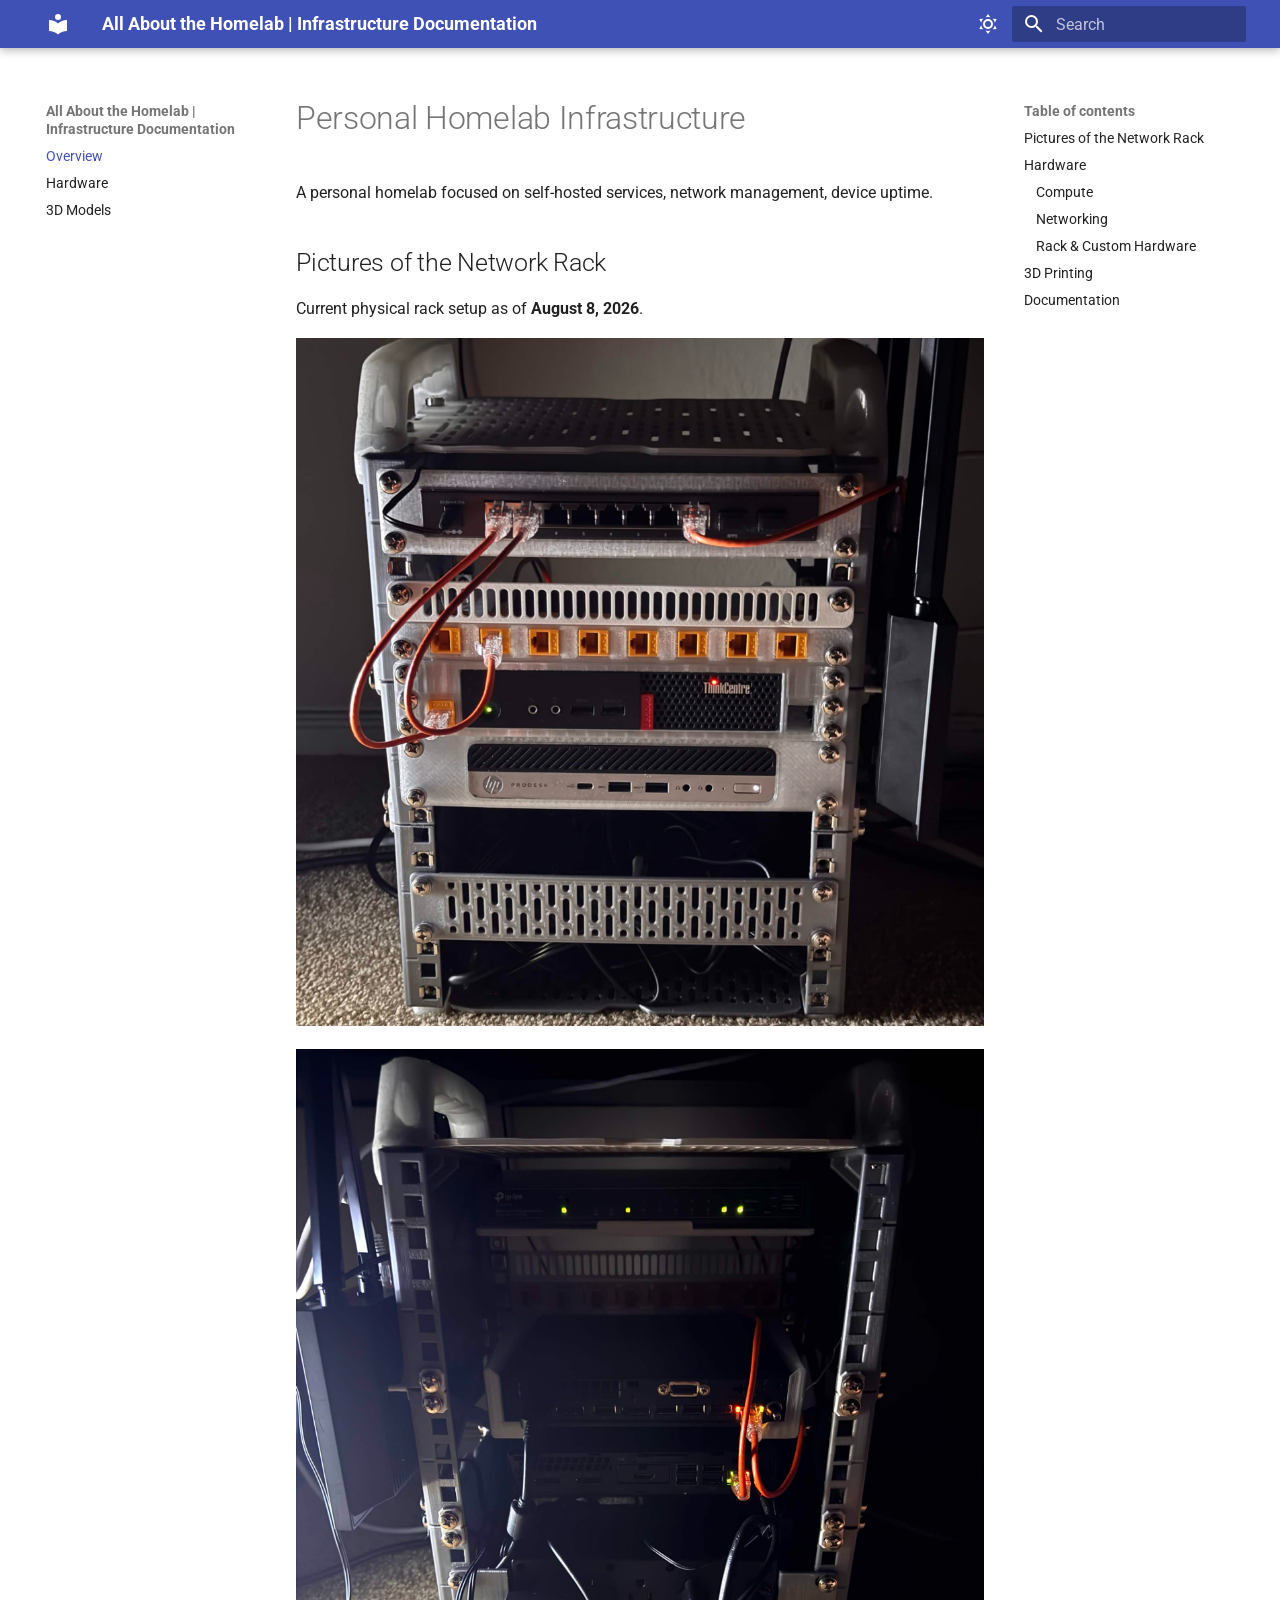
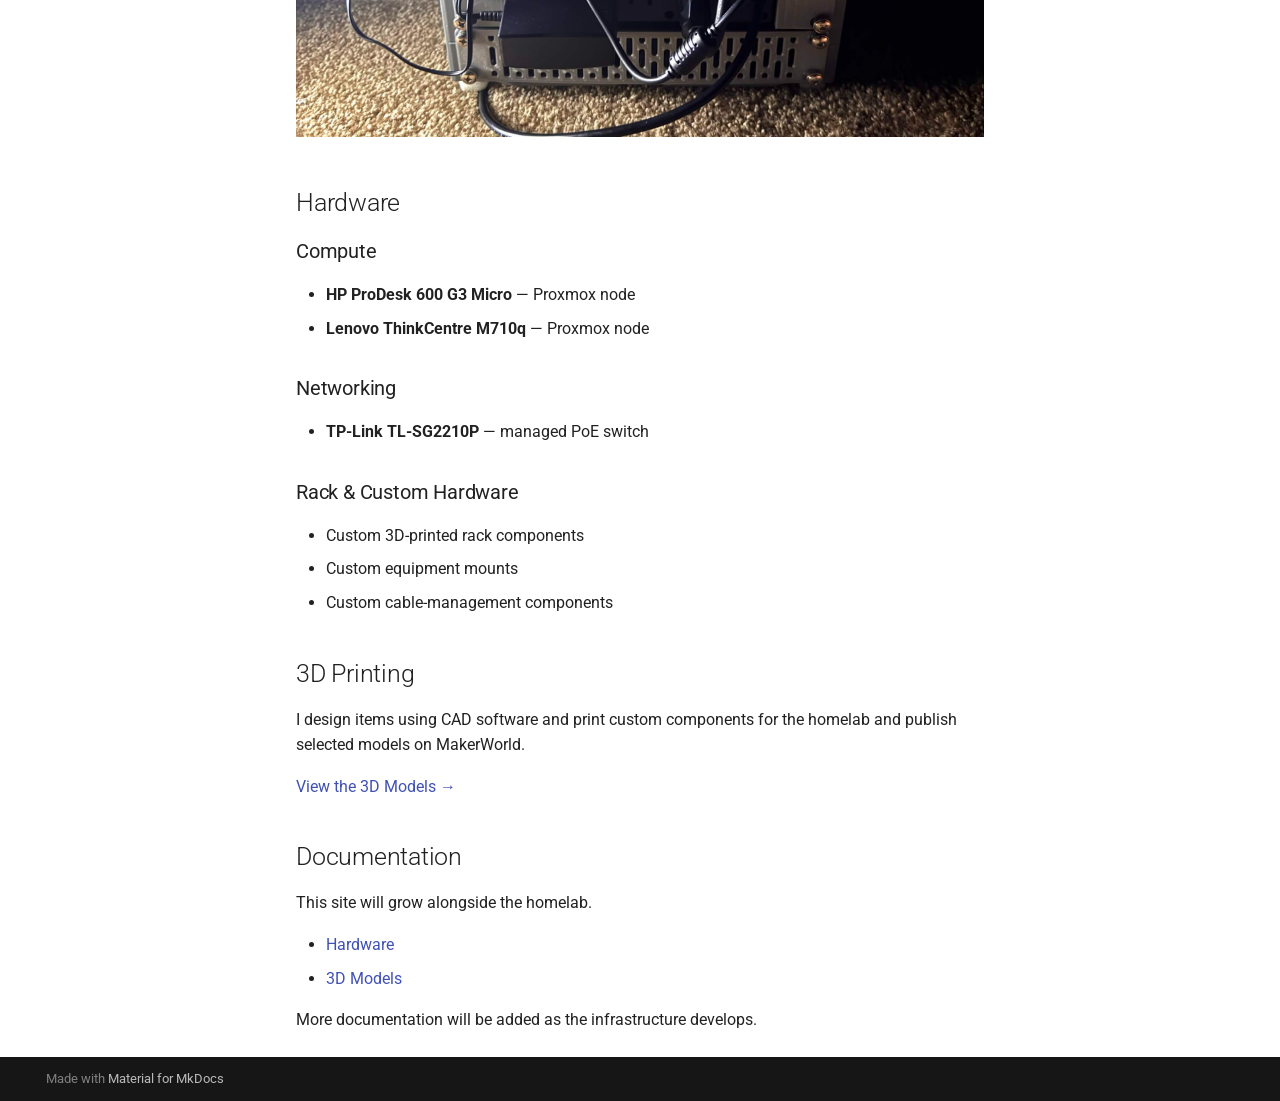
<file: index.html>
<!doctype html>
<html lang="en" class="no-js">
  <head>
    
      <meta charset="utf-8">
      <meta name="viewport" content="width=device-width,initial-scale=1">
      
        <meta name="description" content="Internal homelab documentation">
      
      
      
        <link rel="canonical" href="https://ahnaj.github.io/homelab-docs/">
      
      
      
        <link rel="next" href="hardware/">
      
      
        
      
      
      <link rel="icon" href="assets/images/favicon.png">
      <meta name="generator" content="mkdocs-1.6.1, mkdocs-material-9.7.7">
    
    
      
        <title>All About the Homelab | Infrastructure Documentation</title>
      
    
    
      <link rel="stylesheet" href="assets/stylesheets/main.ec1eaa64.min.css">
      
        
        <link rel="stylesheet" href="assets/stylesheets/palette.ab4e12ef.min.css">
      
      


    
    
      
    
    
      
        
        
        <link rel="preconnect" href="https://fonts.gstatic.com" crossorigin>
        <link rel="stylesheet" href="https://fonts.googleapis.com/css?family=Roboto:300,300i,400,400i,700,700i%7CRoboto+Mono:400,400i,700,700i&display=fallback">
        <style>:root{--md-text-font:"Roboto";--md-code-font:"Roboto Mono"}</style>
      
    
    
    <script>__md_scope=new URL(".",location),__md_hash=e=>[...e].reduce(((e,_)=>(e<<5)-e+_.charCodeAt(0)),0),__md_get=(e,_=localStorage,t=__md_scope)=>JSON.parse(_.getItem(t.pathname+"."+e)),__md_set=(e,_,t=localStorage,a=__md_scope)=>{try{t.setItem(a.pathname+"."+e,JSON.stringify(_))}catch(e){}}</script>
    
      

    
    
  </head>
  
  
    
    
      
    
    
    
    
    <body dir="ltr" data-md-color-scheme="default" data-md-color-primary="indigo" data-md-color-accent="indigo">
  
    
    <input class="md-toggle" data-md-toggle="drawer" type="checkbox" id="__drawer" autocomplete="off">
    <input class="md-toggle" data-md-toggle="search" type="checkbox" id="__search" autocomplete="off">
    <label class="md-overlay" for="__drawer"></label>
    <div data-md-component="skip">
      
        
        <a href="#personal-homelab-infrastructure" class="md-skip">
          Skip to content
        </a>
      
    </div>
    <div data-md-component="announce">
      
    </div>
    
    
      

  

<header class="md-header md-header--shadow" data-md-component="header">
  <nav class="md-header__inner md-grid" aria-label="Header">
    <a href="." title="All About the Homelab | Infrastructure Documentation" class="md-header__button md-logo" aria-label="All About the Homelab | Infrastructure Documentation" data-md-component="logo">
      
  
  <svg xmlns="http://www.w3.org/2000/svg" viewBox="0 0 24 24"><path d="M12 8a3 3 0 0 0 3-3 3 3 0 0 0-3-3 3 3 0 0 0-3 3 3 3 0 0 0 3 3m0 3.54C9.64 9.35 6.5 8 3 8v11c3.5 0 6.64 1.35 9 3.54 2.36-2.19 5.5-3.54 9-3.54V8c-3.5 0-6.64 1.35-9 3.54"/></svg>

    </a>
    <label class="md-header__button md-icon" for="__drawer">
      
      <svg xmlns="http://www.w3.org/2000/svg" viewBox="0 0 24 24"><path d="M3 6h18v2H3zm0 5h18v2H3zm0 5h18v2H3z"/></svg>
    </label>
    <div class="md-header__title" data-md-component="header-title">
      <div class="md-header__ellipsis">
        <div class="md-header__topic">
          <span class="md-ellipsis">
            All About the Homelab | Infrastructure Documentation
          </span>
        </div>
        <div class="md-header__topic" data-md-component="header-topic">
          <span class="md-ellipsis">
            
              Overview
            
          </span>
        </div>
      </div>
    </div>
    
      
        <form class="md-header__option" data-md-component="palette">
  
    
    
    
    <input class="md-option" data-md-color-media="(prefers-color-scheme: light)" data-md-color-scheme="default" data-md-color-primary="indigo" data-md-color-accent="indigo"  aria-label="Light mode"  type="radio" name="__palette" id="__palette_0">
    
      <label class="md-header__button md-icon" title="Light mode" for="__palette_1" hidden>
        <svg xmlns="http://www.w3.org/2000/svg" viewBox="0 0 24 24"><path d="M12 7a5 5 0 0 1 5 5 5 5 0 0 1-5 5 5 5 0 0 1-5-5 5 5 0 0 1 5-5m0 2a3 3 0 0 0-3 3 3 3 0 0 0 3 3 3 3 0 0 0 3-3 3 3 0 0 0-3-3m0-7 2.39 3.42C13.65 5.15 12.84 5 12 5s-1.65.15-2.39.42zM3.34 7l4.16-.35A7.2 7.2 0 0 0 5.94 8.5c-.44.74-.69 1.5-.83 2.29zm.02 10 1.76-3.77a7.131 7.131 0 0 0 2.38 4.14zM20.65 7l-1.77 3.79a7.02 7.02 0 0 0-2.38-4.15zm-.01 10-4.14.36c.59-.51 1.12-1.14 1.54-1.86.42-.73.69-1.5.83-2.29zM12 22l-2.41-3.44c.74.27 1.55.44 2.41.44.82 0 1.63-.17 2.37-.44z"/></svg>
      </label>
    
  
    
    
    
    <input class="md-option" data-md-color-media="(prefers-color-scheme: dark)" data-md-color-scheme="slate" data-md-color-primary="indigo" data-md-color-accent="indigo"  aria-label="Dark mode"  type="radio" name="__palette" id="__palette_1">
    
      <label class="md-header__button md-icon" title="Dark mode" for="__palette_0" hidden>
        <svg xmlns="http://www.w3.org/2000/svg" viewBox="0 0 24 24"><path d="m17.75 4.09-2.53 1.94.91 3.06-2.63-1.81-2.63 1.81.91-3.06-2.53-1.94L12.44 4l1.06-3 1.06 3zm3.5 6.91-1.64 1.25.59 1.98-1.7-1.17-1.7 1.17.59-1.98L15.75 11l2.06-.05L18.5 9l.69 1.95zm-2.28 4.95c.83-.08 1.72 1.1 1.19 1.85-.32.45-.66.87-1.08 1.27C15.17 23 8.84 23 4.94 19.07c-3.91-3.9-3.91-10.24 0-14.14.4-.4.82-.76 1.27-1.08.75-.53 1.93.36 1.85 1.19-.27 2.86.69 5.83 2.89 8.02a9.96 9.96 0 0 0 8.02 2.89m-1.64 2.02a12.08 12.08 0 0 1-7.8-3.47c-2.17-2.19-3.33-5-3.49-7.82-2.81 3.14-2.7 7.96.31 10.98 3.02 3.01 7.84 3.12 10.98.31"/></svg>
      </label>
    
  
</form>
      
    
    
      <script>var palette=__md_get("__palette");if(palette&&palette.color){if("(prefers-color-scheme)"===palette.color.media){var media=matchMedia("(prefers-color-scheme: light)"),input=document.querySelector(media.matches?"[data-md-color-media='(prefers-color-scheme: light)']":"[data-md-color-media='(prefers-color-scheme: dark)']");palette.color.media=input.getAttribute("data-md-color-media"),palette.color.scheme=input.getAttribute("data-md-color-scheme"),palette.color.primary=input.getAttribute("data-md-color-primary"),palette.color.accent=input.getAttribute("data-md-color-accent")}for(var[key,value]of Object.entries(palette.color))document.body.setAttribute("data-md-color-"+key,value)}</script>
    
    
    
      
      
        <label class="md-header__button md-icon" for="__search">
          
          <svg xmlns="http://www.w3.org/2000/svg" viewBox="0 0 24 24"><path d="M9.5 3A6.5 6.5 0 0 1 16 9.5c0 1.61-.59 3.09-1.56 4.23l.27.27h.79l5 5-1.5 1.5-5-5v-.79l-.27-.27A6.52 6.52 0 0 1 9.5 16 6.5 6.5 0 0 1 3 9.5 6.5 6.5 0 0 1 9.5 3m0 2C7 5 5 7 5 9.5S7 14 9.5 14 14 12 14 9.5 12 5 9.5 5"/></svg>
        </label>
        <div class="md-search" data-md-component="search" role="dialog">
  <label class="md-search__overlay" for="__search"></label>
  <div class="md-search__inner" role="search">
    <form class="md-search__form" name="search">
      <input type="text" class="md-search__input" name="query" aria-label="Search" placeholder="Search" autocapitalize="off" autocorrect="off" autocomplete="off" spellcheck="false" data-md-component="search-query" required>
      <label class="md-search__icon md-icon" for="__search">
        
        <svg xmlns="http://www.w3.org/2000/svg" viewBox="0 0 24 24"><path d="M9.5 3A6.5 6.5 0 0 1 16 9.5c0 1.61-.59 3.09-1.56 4.23l.27.27h.79l5 5-1.5 1.5-5-5v-.79l-.27-.27A6.52 6.52 0 0 1 9.5 16 6.5 6.5 0 0 1 3 9.5 6.5 6.5 0 0 1 9.5 3m0 2C7 5 5 7 5 9.5S7 14 9.5 14 14 12 14 9.5 12 5 9.5 5"/></svg>
        
        <svg xmlns="http://www.w3.org/2000/svg" viewBox="0 0 24 24"><path d="M20 11v2H8l5.5 5.5-1.42 1.42L4.16 12l7.92-7.92L13.5 5.5 8 11z"/></svg>
      </label>
      <nav class="md-search__options" aria-label="Search">
        
        <button type="reset" class="md-search__icon md-icon" title="Clear" aria-label="Clear" tabindex="-1">
          
          <svg xmlns="http://www.w3.org/2000/svg" viewBox="0 0 24 24"><path d="M19 6.41 17.59 5 12 10.59 6.41 5 5 6.41 10.59 12 5 17.59 6.41 19 12 13.41 17.59 19 19 17.59 13.41 12z"/></svg>
        </button>
      </nav>
      
    </form>
    <div class="md-search__output">
      <div class="md-search__scrollwrap" tabindex="0" data-md-scrollfix>
        <div class="md-search-result" data-md-component="search-result">
          <div class="md-search-result__meta">
            Initializing search
          </div>
          <ol class="md-search-result__list" role="presentation"></ol>
        </div>
      </div>
    </div>
  </div>
</div>
      
    
    
  </nav>
  
</header>
    
    <div class="md-container" data-md-component="container">
      
      
        
          
        
      
      <main class="md-main" data-md-component="main">
        <div class="md-main__inner md-grid">
          
            
              
              <div class="md-sidebar md-sidebar--primary" data-md-component="sidebar" data-md-type="navigation" >
                <div class="md-sidebar__scrollwrap">
                  <div class="md-sidebar__inner">
                    



<nav class="md-nav md-nav--primary" aria-label="Navigation" data-md-level="0">
  <label class="md-nav__title" for="__drawer">
    <a href="." title="All About the Homelab | Infrastructure Documentation" class="md-nav__button md-logo" aria-label="All About the Homelab | Infrastructure Documentation" data-md-component="logo">
      
  
  <svg xmlns="http://www.w3.org/2000/svg" viewBox="0 0 24 24"><path d="M12 8a3 3 0 0 0 3-3 3 3 0 0 0-3-3 3 3 0 0 0-3 3 3 3 0 0 0 3 3m0 3.54C9.64 9.35 6.5 8 3 8v11c3.5 0 6.64 1.35 9 3.54 2.36-2.19 5.5-3.54 9-3.54V8c-3.5 0-6.64 1.35-9 3.54"/></svg>

    </a>
    All About the Homelab | Infrastructure Documentation
  </label>
  
  <ul class="md-nav__list" data-md-scrollfix>
    
      
      
  
  
    
  
  
  
    <li class="md-nav__item md-nav__item--active">
      
      <input class="md-nav__toggle md-toggle" type="checkbox" id="__toc">
      
      
        
      
      
        <label class="md-nav__link md-nav__link--active" for="__toc">
          
  
  
  <span class="md-ellipsis">
    
  
    Overview
  

    
  </span>
  
  

          <span class="md-nav__icon md-icon"></span>
        </label>
      
      <a href="." class="md-nav__link md-nav__link--active">
        
  
  
  <span class="md-ellipsis">
    
  
    Overview
  

    
  </span>
  
  

      </a>
      
        

<nav class="md-nav md-nav--secondary" aria-label="Table of contents">
  
  
  
    
  
  
    <label class="md-nav__title" for="__toc">
      <span class="md-nav__icon md-icon"></span>
      Table of contents
    </label>
    <ul class="md-nav__list" data-md-component="toc" data-md-scrollfix>
      
        <li class="md-nav__item">
  <a href="#pictures-of-the-network-rack" class="md-nav__link">
    <span class="md-ellipsis">
      
        Pictures of the Network Rack
      
    </span>
  </a>
  
</li>
      
        <li class="md-nav__item">
  <a href="#hardware" class="md-nav__link">
    <span class="md-ellipsis">
      
        Hardware
      
    </span>
  </a>
  
    <nav class="md-nav" aria-label="Hardware">
      <ul class="md-nav__list">
        
          <li class="md-nav__item">
  <a href="#compute" class="md-nav__link">
    <span class="md-ellipsis">
      
        Compute
      
    </span>
  </a>
  
</li>
        
          <li class="md-nav__item">
  <a href="#networking" class="md-nav__link">
    <span class="md-ellipsis">
      
        Networking
      
    </span>
  </a>
  
</li>
        
          <li class="md-nav__item">
  <a href="#rack-custom-hardware" class="md-nav__link">
    <span class="md-ellipsis">
      
        Rack &amp; Custom Hardware
      
    </span>
  </a>
  
</li>
        
      </ul>
    </nav>
  
</li>
      
        <li class="md-nav__item">
  <a href="#3d-printing" class="md-nav__link">
    <span class="md-ellipsis">
      
        3D Printing
      
    </span>
  </a>
  
</li>
      
        <li class="md-nav__item">
  <a href="#documentation" class="md-nav__link">
    <span class="md-ellipsis">
      
        Documentation
      
    </span>
  </a>
  
</li>
      
    </ul>
  
</nav>
      
    </li>
  

    
      
      
  
  
  
  
    <li class="md-nav__item">
      <a href="hardware/" class="md-nav__link">
        
  
  
  <span class="md-ellipsis">
    
  
    Hardware
  

    
  </span>
  
  

      </a>
    </li>
  

    
      
      
  
  
  
  
    <li class="md-nav__item">
      <a href="3d-models/" class="md-nav__link">
        
  
  
  <span class="md-ellipsis">
    
  
    3D Models
  

    
  </span>
  
  

      </a>
    </li>
  

    
  </ul>
</nav>
                  </div>
                </div>
              </div>
            
            
              
              <div class="md-sidebar md-sidebar--secondary" data-md-component="sidebar" data-md-type="toc" >
                <div class="md-sidebar__scrollwrap">
                  <div class="md-sidebar__inner">
                    

<nav class="md-nav md-nav--secondary" aria-label="Table of contents">
  
  
  
    
  
  
    <label class="md-nav__title" for="__toc">
      <span class="md-nav__icon md-icon"></span>
      Table of contents
    </label>
    <ul class="md-nav__list" data-md-component="toc" data-md-scrollfix>
      
        <li class="md-nav__item">
  <a href="#pictures-of-the-network-rack" class="md-nav__link">
    <span class="md-ellipsis">
      
        Pictures of the Network Rack
      
    </span>
  </a>
  
</li>
      
        <li class="md-nav__item">
  <a href="#hardware" class="md-nav__link">
    <span class="md-ellipsis">
      
        Hardware
      
    </span>
  </a>
  
    <nav class="md-nav" aria-label="Hardware">
      <ul class="md-nav__list">
        
          <li class="md-nav__item">
  <a href="#compute" class="md-nav__link">
    <span class="md-ellipsis">
      
        Compute
      
    </span>
  </a>
  
</li>
        
          <li class="md-nav__item">
  <a href="#networking" class="md-nav__link">
    <span class="md-ellipsis">
      
        Networking
      
    </span>
  </a>
  
</li>
        
          <li class="md-nav__item">
  <a href="#rack-custom-hardware" class="md-nav__link">
    <span class="md-ellipsis">
      
        Rack &amp; Custom Hardware
      
    </span>
  </a>
  
</li>
        
      </ul>
    </nav>
  
</li>
      
        <li class="md-nav__item">
  <a href="#3d-printing" class="md-nav__link">
    <span class="md-ellipsis">
      
        3D Printing
      
    </span>
  </a>
  
</li>
      
        <li class="md-nav__item">
  <a href="#documentation" class="md-nav__link">
    <span class="md-ellipsis">
      
        Documentation
      
    </span>
  </a>
  
</li>
      
    </ul>
  
</nav>
                  </div>
                </div>
              </div>
            
          
          
            <div class="md-content" data-md-component="content">
              
              <article class="md-content__inner md-typeset">
                
                  



<h1 id="personal-homelab-infrastructure">Personal Homelab Infrastructure</h1>
<p>A personal homelab focused on self-hosted services, network management, device uptime. </p>
<h2 id="pictures-of-the-network-rack">Pictures of the Network Rack</h2>
<p>Current physical rack setup as of <strong>August 8, 2026</strong>.</p>
<p><img alt="Front view of the homelab rack" src="assets/rack-front-2026-08-08.jpg" /></p>
<p><img alt="Rear view of the homelab rack" src="assets/rack-back-2026-08-08.jpg" /></p>
<h2 id="hardware">Hardware</h2>
<h3 id="compute">Compute</h3>
<ul>
<li><strong>HP ProDesk 600 G3 Micro</strong> — Proxmox node</li>
<li><strong>Lenovo ThinkCentre M710q</strong> — Proxmox node</li>
</ul>
<h3 id="networking">Networking</h3>
<ul>
<li><strong>TP-Link TL-SG2210P</strong> — managed PoE switch</li>
</ul>
<h3 id="rack-custom-hardware">Rack &amp; Custom Hardware</h3>
<ul>
<li>Custom 3D-printed rack components</li>
<li>Custom equipment mounts</li>
<li>Custom cable-management components</li>
</ul>
<h2 id="3d-printing">3D Printing</h2>
<p>I design items using CAD software and print custom components for the homelab and publish selected models on MakerWorld.</p>
<p><a href="3d-models/">View the 3D Models →</a></p>
<h2 id="documentation">Documentation</h2>
<p>This site will grow alongside the homelab.</p>
<ul>
<li><a href="hardware/">Hardware</a></li>
<li><a href="3d-models/">3D Models</a></li>
</ul>
<p>More documentation will be added as the infrastructure develops.</p>












                
              </article>
            </div>
          
          
<script>var target=document.getElementById(location.hash.slice(1));target&&target.name&&(target.checked=target.name.startsWith("__tabbed_"))</script>
        </div>
        
          <button type="button" class="md-top md-icon" data-md-component="top" hidden>
  
  <svg xmlns="http://www.w3.org/2000/svg" viewBox="0 0 24 24"><path d="M13 20h-2V8l-5.5 5.5-1.42-1.42L12 4.16l7.92 7.92-1.42 1.42L13 8z"/></svg>
  Back to top
</button>
        
      </main>
      
        <footer class="md-footer">
  
  <div class="md-footer-meta md-typeset">
    <div class="md-footer-meta__inner md-grid">
      <div class="md-copyright">
  
  
    Made with
    <a href="https://squidfunk.github.io/mkdocs-material/" target="_blank" rel="noopener">
      Material for MkDocs
    </a>
  
</div>
      
    </div>
  </div>
</footer>
      
    </div>
    <div class="md-dialog" data-md-component="dialog">
      <div class="md-dialog__inner md-typeset"></div>
    </div>
    
    
    
      
      
      <script id="__config" type="application/json">{"annotate": null, "base": ".", "features": ["navigation.sections", "navigation.expand", "navigation.top", "search.highlight", "content.code.copy"], "search": "assets/javascripts/workers/search.2c215733.min.js", "tags": null, "translations": {"clipboard.copied": "Copied to clipboard", "clipboard.copy": "Copy to clipboard", "search.result.more.one": "1 more on this page", "search.result.more.other": "# more on this page", "search.result.none": "No matching documents", "search.result.one": "1 matching document", "search.result.other": "# matching documents", "search.result.placeholder": "Type to start searching", "search.result.term.missing": "Missing", "select.version": "Select version"}, "version": null}</script>
    
    
      <script src="assets/javascripts/bundle.d7400e89.min.js"></script>
      
    
  </body>
</html>
</file>
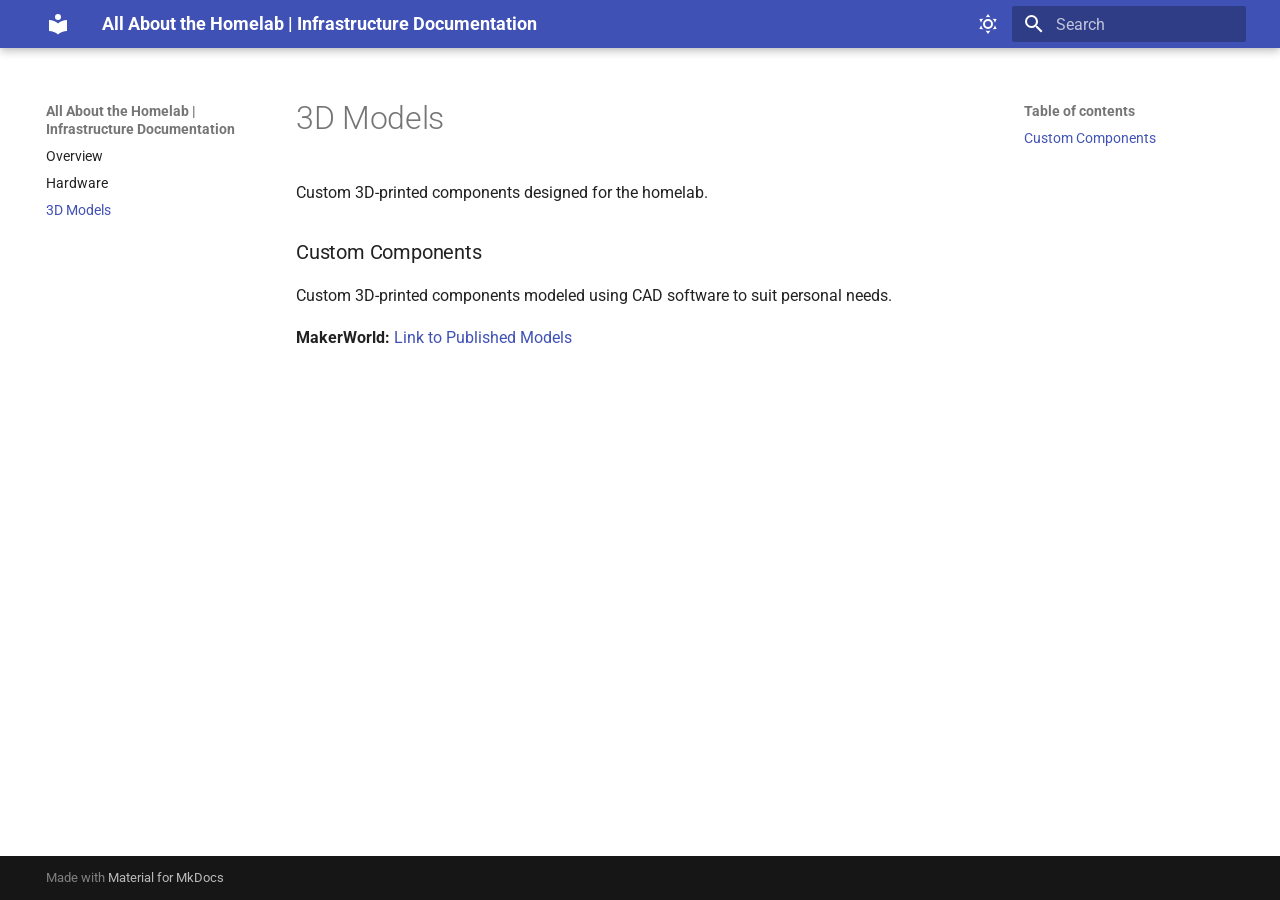
<file: 3d-models/index.html>
<!doctype html>
<html lang="en" class="no-js">
  <head>
    
      <meta charset="utf-8">
      <meta name="viewport" content="width=device-width,initial-scale=1">
      
        <meta name="description" content="Internal homelab documentation">
      
      
      
        <link rel="canonical" href="https://ahnaj.github.io/homelab-docs/3d-models/">
      
      
        <link rel="prev" href="../hardware/">
      
      
      
        
      
      
      <link rel="icon" href="../assets/images/favicon.png">
      <meta name="generator" content="mkdocs-1.6.1, mkdocs-material-9.7.7">
    
    
      
        <title>3D Models - All About the Homelab | Infrastructure Documentation</title>
      
    
    
      <link rel="stylesheet" href="../assets/stylesheets/main.ec1eaa64.min.css">
      
        
        <link rel="stylesheet" href="../assets/stylesheets/palette.ab4e12ef.min.css">
      
      


    
    
      
    
    
      
        
        
        <link rel="preconnect" href="https://fonts.gstatic.com" crossorigin>
        <link rel="stylesheet" href="https://fonts.googleapis.com/css?family=Roboto:300,300i,400,400i,700,700i%7CRoboto+Mono:400,400i,700,700i&display=fallback">
        <style>:root{--md-text-font:"Roboto";--md-code-font:"Roboto Mono"}</style>
      
    
    
    <script>__md_scope=new URL("..",location),__md_hash=e=>[...e].reduce(((e,_)=>(e<<5)-e+_.charCodeAt(0)),0),__md_get=(e,_=localStorage,t=__md_scope)=>JSON.parse(_.getItem(t.pathname+"."+e)),__md_set=(e,_,t=localStorage,a=__md_scope)=>{try{t.setItem(a.pathname+"."+e,JSON.stringify(_))}catch(e){}}</script>
    
      

    
    
  </head>
  
  
    
    
      
    
    
    
    
    <body dir="ltr" data-md-color-scheme="default" data-md-color-primary="indigo" data-md-color-accent="indigo">
  
    
    <input class="md-toggle" data-md-toggle="drawer" type="checkbox" id="__drawer" autocomplete="off">
    <input class="md-toggle" data-md-toggle="search" type="checkbox" id="__search" autocomplete="off">
    <label class="md-overlay" for="__drawer"></label>
    <div data-md-component="skip">
      
        
        <a href="#3d-models" class="md-skip">
          Skip to content
        </a>
      
    </div>
    <div data-md-component="announce">
      
    </div>
    
    
      

  

<header class="md-header md-header--shadow" data-md-component="header">
  <nav class="md-header__inner md-grid" aria-label="Header">
    <a href=".." title="All About the Homelab | Infrastructure Documentation" class="md-header__button md-logo" aria-label="All About the Homelab | Infrastructure Documentation" data-md-component="logo">
      
  
  <svg xmlns="http://www.w3.org/2000/svg" viewBox="0 0 24 24"><path d="M12 8a3 3 0 0 0 3-3 3 3 0 0 0-3-3 3 3 0 0 0-3 3 3 3 0 0 0 3 3m0 3.54C9.64 9.35 6.5 8 3 8v11c3.5 0 6.64 1.35 9 3.54 2.36-2.19 5.5-3.54 9-3.54V8c-3.5 0-6.64 1.35-9 3.54"/></svg>

    </a>
    <label class="md-header__button md-icon" for="__drawer">
      
      <svg xmlns="http://www.w3.org/2000/svg" viewBox="0 0 24 24"><path d="M3 6h18v2H3zm0 5h18v2H3zm0 5h18v2H3z"/></svg>
    </label>
    <div class="md-header__title" data-md-component="header-title">
      <div class="md-header__ellipsis">
        <div class="md-header__topic">
          <span class="md-ellipsis">
            All About the Homelab | Infrastructure Documentation
          </span>
        </div>
        <div class="md-header__topic" data-md-component="header-topic">
          <span class="md-ellipsis">
            
              3D Models
            
          </span>
        </div>
      </div>
    </div>
    
      
        <form class="md-header__option" data-md-component="palette">
  
    
    
    
    <input class="md-option" data-md-color-media="(prefers-color-scheme: light)" data-md-color-scheme="default" data-md-color-primary="indigo" data-md-color-accent="indigo"  aria-label="Light mode"  type="radio" name="__palette" id="__palette_0">
    
      <label class="md-header__button md-icon" title="Light mode" for="__palette_1" hidden>
        <svg xmlns="http://www.w3.org/2000/svg" viewBox="0 0 24 24"><path d="M12 7a5 5 0 0 1 5 5 5 5 0 0 1-5 5 5 5 0 0 1-5-5 5 5 0 0 1 5-5m0 2a3 3 0 0 0-3 3 3 3 0 0 0 3 3 3 3 0 0 0 3-3 3 3 0 0 0-3-3m0-7 2.39 3.42C13.65 5.15 12.84 5 12 5s-1.65.15-2.39.42zM3.34 7l4.16-.35A7.2 7.2 0 0 0 5.94 8.5c-.44.74-.69 1.5-.83 2.29zm.02 10 1.76-3.77a7.131 7.131 0 0 0 2.38 4.14zM20.65 7l-1.77 3.79a7.02 7.02 0 0 0-2.38-4.15zm-.01 10-4.14.36c.59-.51 1.12-1.14 1.54-1.86.42-.73.69-1.5.83-2.29zM12 22l-2.41-3.44c.74.27 1.55.44 2.41.44.82 0 1.63-.17 2.37-.44z"/></svg>
      </label>
    
  
    
    
    
    <input class="md-option" data-md-color-media="(prefers-color-scheme: dark)" data-md-color-scheme="slate" data-md-color-primary="indigo" data-md-color-accent="indigo"  aria-label="Dark mode"  type="radio" name="__palette" id="__palette_1">
    
      <label class="md-header__button md-icon" title="Dark mode" for="__palette_0" hidden>
        <svg xmlns="http://www.w3.org/2000/svg" viewBox="0 0 24 24"><path d="m17.75 4.09-2.53 1.94.91 3.06-2.63-1.81-2.63 1.81.91-3.06-2.53-1.94L12.44 4l1.06-3 1.06 3zm3.5 6.91-1.64 1.25.59 1.98-1.7-1.17-1.7 1.17.59-1.98L15.75 11l2.06-.05L18.5 9l.69 1.95zm-2.28 4.95c.83-.08 1.72 1.1 1.19 1.85-.32.45-.66.87-1.08 1.27C15.17 23 8.84 23 4.94 19.07c-3.91-3.9-3.91-10.24 0-14.14.4-.4.82-.76 1.27-1.08.75-.53 1.93.36 1.85 1.19-.27 2.86.69 5.83 2.89 8.02a9.96 9.96 0 0 0 8.02 2.89m-1.64 2.02a12.08 12.08 0 0 1-7.8-3.47c-2.17-2.19-3.33-5-3.49-7.82-2.81 3.14-2.7 7.96.31 10.98 3.02 3.01 7.84 3.12 10.98.31"/></svg>
      </label>
    
  
</form>
      
    
    
      <script>var palette=__md_get("__palette");if(palette&&palette.color){if("(prefers-color-scheme)"===palette.color.media){var media=matchMedia("(prefers-color-scheme: light)"),input=document.querySelector(media.matches?"[data-md-color-media='(prefers-color-scheme: light)']":"[data-md-color-media='(prefers-color-scheme: dark)']");palette.color.media=input.getAttribute("data-md-color-media"),palette.color.scheme=input.getAttribute("data-md-color-scheme"),palette.color.primary=input.getAttribute("data-md-color-primary"),palette.color.accent=input.getAttribute("data-md-color-accent")}for(var[key,value]of Object.entries(palette.color))document.body.setAttribute("data-md-color-"+key,value)}</script>
    
    
    
      
      
        <label class="md-header__button md-icon" for="__search">
          
          <svg xmlns="http://www.w3.org/2000/svg" viewBox="0 0 24 24"><path d="M9.5 3A6.5 6.5 0 0 1 16 9.5c0 1.61-.59 3.09-1.56 4.23l.27.27h.79l5 5-1.5 1.5-5-5v-.79l-.27-.27A6.52 6.52 0 0 1 9.5 16 6.5 6.5 0 0 1 3 9.5 6.5 6.5 0 0 1 9.5 3m0 2C7 5 5 7 5 9.5S7 14 9.5 14 14 12 14 9.5 12 5 9.5 5"/></svg>
        </label>
        <div class="md-search" data-md-component="search" role="dialog">
  <label class="md-search__overlay" for="__search"></label>
  <div class="md-search__inner" role="search">
    <form class="md-search__form" name="search">
      <input type="text" class="md-search__input" name="query" aria-label="Search" placeholder="Search" autocapitalize="off" autocorrect="off" autocomplete="off" spellcheck="false" data-md-component="search-query" required>
      <label class="md-search__icon md-icon" for="__search">
        
        <svg xmlns="http://www.w3.org/2000/svg" viewBox="0 0 24 24"><path d="M9.5 3A6.5 6.5 0 0 1 16 9.5c0 1.61-.59 3.09-1.56 4.23l.27.27h.79l5 5-1.5 1.5-5-5v-.79l-.27-.27A6.52 6.52 0 0 1 9.5 16 6.5 6.5 0 0 1 3 9.5 6.5 6.5 0 0 1 9.5 3m0 2C7 5 5 7 5 9.5S7 14 9.5 14 14 12 14 9.5 12 5 9.5 5"/></svg>
        
        <svg xmlns="http://www.w3.org/2000/svg" viewBox="0 0 24 24"><path d="M20 11v2H8l5.5 5.5-1.42 1.42L4.16 12l7.92-7.92L13.5 5.5 8 11z"/></svg>
      </label>
      <nav class="md-search__options" aria-label="Search">
        
        <button type="reset" class="md-search__icon md-icon" title="Clear" aria-label="Clear" tabindex="-1">
          
          <svg xmlns="http://www.w3.org/2000/svg" viewBox="0 0 24 24"><path d="M19 6.41 17.59 5 12 10.59 6.41 5 5 6.41 10.59 12 5 17.59 6.41 19 12 13.41 17.59 19 19 17.59 13.41 12z"/></svg>
        </button>
      </nav>
      
    </form>
    <div class="md-search__output">
      <div class="md-search__scrollwrap" tabindex="0" data-md-scrollfix>
        <div class="md-search-result" data-md-component="search-result">
          <div class="md-search-result__meta">
            Initializing search
          </div>
          <ol class="md-search-result__list" role="presentation"></ol>
        </div>
      </div>
    </div>
  </div>
</div>
      
    
    
  </nav>
  
</header>
    
    <div class="md-container" data-md-component="container">
      
      
        
          
        
      
      <main class="md-main" data-md-component="main">
        <div class="md-main__inner md-grid">
          
            
              
              <div class="md-sidebar md-sidebar--primary" data-md-component="sidebar" data-md-type="navigation" >
                <div class="md-sidebar__scrollwrap">
                  <div class="md-sidebar__inner">
                    



<nav class="md-nav md-nav--primary" aria-label="Navigation" data-md-level="0">
  <label class="md-nav__title" for="__drawer">
    <a href=".." title="All About the Homelab | Infrastructure Documentation" class="md-nav__button md-logo" aria-label="All About the Homelab | Infrastructure Documentation" data-md-component="logo">
      
  
  <svg xmlns="http://www.w3.org/2000/svg" viewBox="0 0 24 24"><path d="M12 8a3 3 0 0 0 3-3 3 3 0 0 0-3-3 3 3 0 0 0-3 3 3 3 0 0 0 3 3m0 3.54C9.64 9.35 6.5 8 3 8v11c3.5 0 6.64 1.35 9 3.54 2.36-2.19 5.5-3.54 9-3.54V8c-3.5 0-6.64 1.35-9 3.54"/></svg>

    </a>
    All About the Homelab | Infrastructure Documentation
  </label>
  
  <ul class="md-nav__list" data-md-scrollfix>
    
      
      
  
  
  
  
    <li class="md-nav__item">
      <a href=".." class="md-nav__link">
        
  
  
  <span class="md-ellipsis">
    
  
    Overview
  

    
  </span>
  
  

      </a>
    </li>
  

    
      
      
  
  
  
  
    <li class="md-nav__item">
      <a href="../hardware/" class="md-nav__link">
        
  
  
  <span class="md-ellipsis">
    
  
    Hardware
  

    
  </span>
  
  

      </a>
    </li>
  

    
      
      
  
  
    
  
  
  
    <li class="md-nav__item md-nav__item--active">
      
      <input class="md-nav__toggle md-toggle" type="checkbox" id="__toc">
      
      
        
      
      
        <label class="md-nav__link md-nav__link--active" for="__toc">
          
  
  
  <span class="md-ellipsis">
    
  
    3D Models
  

    
  </span>
  
  

          <span class="md-nav__icon md-icon"></span>
        </label>
      
      <a href="./" class="md-nav__link md-nav__link--active">
        
  
  
  <span class="md-ellipsis">
    
  
    3D Models
  

    
  </span>
  
  

      </a>
      
        

<nav class="md-nav md-nav--secondary" aria-label="Table of contents">
  
  
  
    
  
  
    <label class="md-nav__title" for="__toc">
      <span class="md-nav__icon md-icon"></span>
      Table of contents
    </label>
    <ul class="md-nav__list" data-md-component="toc" data-md-scrollfix>
      
        <li class="md-nav__item">
  <a href="#custom-components" class="md-nav__link">
    <span class="md-ellipsis">
      
        Custom Components
      
    </span>
  </a>
  
</li>
      
    </ul>
  
</nav>
      
    </li>
  

    
  </ul>
</nav>
                  </div>
                </div>
              </div>
            
            
              
              <div class="md-sidebar md-sidebar--secondary" data-md-component="sidebar" data-md-type="toc" >
                <div class="md-sidebar__scrollwrap">
                  <div class="md-sidebar__inner">
                    

<nav class="md-nav md-nav--secondary" aria-label="Table of contents">
  
  
  
    
  
  
    <label class="md-nav__title" for="__toc">
      <span class="md-nav__icon md-icon"></span>
      Table of contents
    </label>
    <ul class="md-nav__list" data-md-component="toc" data-md-scrollfix>
      
        <li class="md-nav__item">
  <a href="#custom-components" class="md-nav__link">
    <span class="md-ellipsis">
      
        Custom Components
      
    </span>
  </a>
  
</li>
      
    </ul>
  
</nav>
                  </div>
                </div>
              </div>
            
          
          
            <div class="md-content" data-md-component="content">
              
              <article class="md-content__inner md-typeset">
                
                  



<h1 id="3d-models">3D Models</h1>
<p>Custom 3D-printed components designed for the homelab.</p>
<h3 id="custom-components">Custom Components</h3>
<p>Custom 3D-printed components modeled using CAD software to suit personal needs.</p>
<p><strong>MakerWorld:</strong> <a href="https://makerworld.com/en/@h4lf5/upload">Link to Published Models</a></p>












                
              </article>
            </div>
          
          
<script>var target=document.getElementById(location.hash.slice(1));target&&target.name&&(target.checked=target.name.startsWith("__tabbed_"))</script>
        </div>
        
          <button type="button" class="md-top md-icon" data-md-component="top" hidden>
  
  <svg xmlns="http://www.w3.org/2000/svg" viewBox="0 0 24 24"><path d="M13 20h-2V8l-5.5 5.5-1.42-1.42L12 4.16l7.92 7.92-1.42 1.42L13 8z"/></svg>
  Back to top
</button>
        
      </main>
      
        <footer class="md-footer">
  
  <div class="md-footer-meta md-typeset">
    <div class="md-footer-meta__inner md-grid">
      <div class="md-copyright">
  
  
    Made with
    <a href="https://squidfunk.github.io/mkdocs-material/" target="_blank" rel="noopener">
      Material for MkDocs
    </a>
  
</div>
      
    </div>
  </div>
</footer>
      
    </div>
    <div class="md-dialog" data-md-component="dialog">
      <div class="md-dialog__inner md-typeset"></div>
    </div>
    
    
    
      
      
      <script id="__config" type="application/json">{"annotate": null, "base": "..", "features": ["navigation.sections", "navigation.expand", "navigation.top", "search.highlight", "content.code.copy"], "search": "../assets/javascripts/workers/search.2c215733.min.js", "tags": null, "translations": {"clipboard.copied": "Copied to clipboard", "clipboard.copy": "Copy to clipboard", "search.result.more.one": "1 more on this page", "search.result.more.other": "# more on this page", "search.result.none": "No matching documents", "search.result.one": "1 matching document", "search.result.other": "# matching documents", "search.result.placeholder": "Type to start searching", "search.result.term.missing": "Missing", "select.version": "Select version"}, "version": null}</script>
    
    
      <script src="../assets/javascripts/bundle.d7400e89.min.js"></script>
      
    
  </body>
</html>
</file>
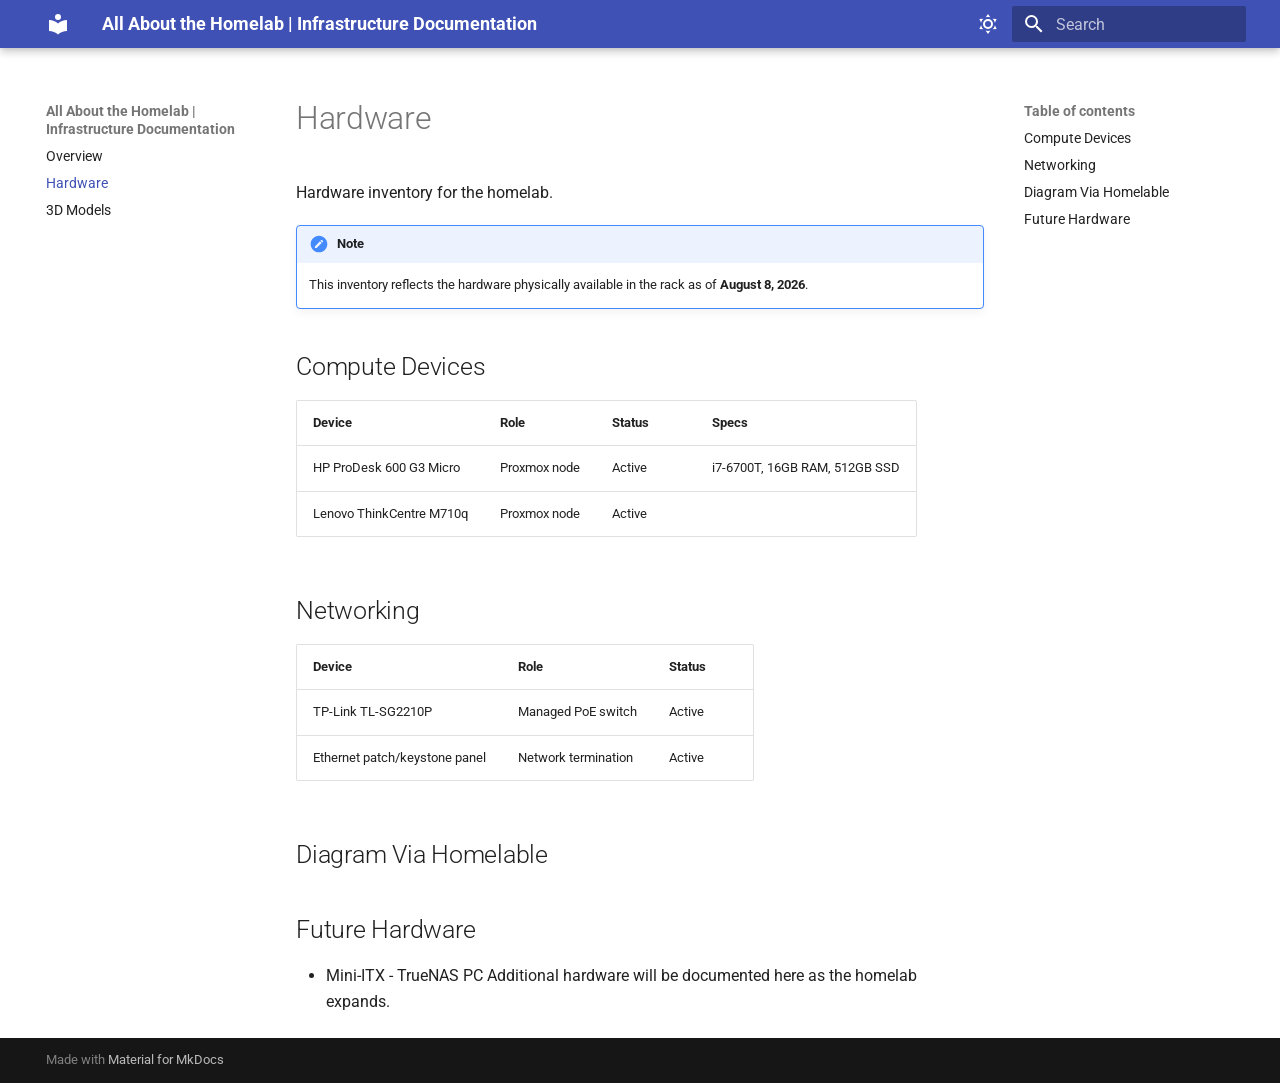
<file: hardware/index.html>
<!doctype html>
<html lang="en" class="no-js">
  <head>
    
      <meta charset="utf-8">
      <meta name="viewport" content="width=device-width,initial-scale=1">
      
        <meta name="description" content="Internal homelab documentation">
      
      
      
        <link rel="canonical" href="https://ahnaj.github.io/homelab-docs/hardware/">
      
      
        <link rel="prev" href="..">
      
      
        <link rel="next" href="../3d-models/">
      
      
        
      
      
      <link rel="icon" href="../assets/images/favicon.png">
      <meta name="generator" content="mkdocs-1.6.1, mkdocs-material-9.7.7">
    
    
      
        <title>Hardware - All About the Homelab | Infrastructure Documentation</title>
      
    
    
      <link rel="stylesheet" href="../assets/stylesheets/main.ec1eaa64.min.css">
      
        
        <link rel="stylesheet" href="../assets/stylesheets/palette.ab4e12ef.min.css">
      
      


    
    
      
    
    
      
        
        
        <link rel="preconnect" href="https://fonts.gstatic.com" crossorigin>
        <link rel="stylesheet" href="https://fonts.googleapis.com/css?family=Roboto:300,300i,400,400i,700,700i%7CRoboto+Mono:400,400i,700,700i&display=fallback">
        <style>:root{--md-text-font:"Roboto";--md-code-font:"Roboto Mono"}</style>
      
    
    
    <script>__md_scope=new URL("..",location),__md_hash=e=>[...e].reduce(((e,_)=>(e<<5)-e+_.charCodeAt(0)),0),__md_get=(e,_=localStorage,t=__md_scope)=>JSON.parse(_.getItem(t.pathname+"."+e)),__md_set=(e,_,t=localStorage,a=__md_scope)=>{try{t.setItem(a.pathname+"."+e,JSON.stringify(_))}catch(e){}}</script>
    
      

    
    
  </head>
  
  
    
    
      
    
    
    
    
    <body dir="ltr" data-md-color-scheme="default" data-md-color-primary="indigo" data-md-color-accent="indigo">
  
    
    <input class="md-toggle" data-md-toggle="drawer" type="checkbox" id="__drawer" autocomplete="off">
    <input class="md-toggle" data-md-toggle="search" type="checkbox" id="__search" autocomplete="off">
    <label class="md-overlay" for="__drawer"></label>
    <div data-md-component="skip">
      
        
        <a href="#hardware" class="md-skip">
          Skip to content
        </a>
      
    </div>
    <div data-md-component="announce">
      
    </div>
    
    
      

  

<header class="md-header md-header--shadow" data-md-component="header">
  <nav class="md-header__inner md-grid" aria-label="Header">
    <a href=".." title="All About the Homelab | Infrastructure Documentation" class="md-header__button md-logo" aria-label="All About the Homelab | Infrastructure Documentation" data-md-component="logo">
      
  
  <svg xmlns="http://www.w3.org/2000/svg" viewBox="0 0 24 24"><path d="M12 8a3 3 0 0 0 3-3 3 3 0 0 0-3-3 3 3 0 0 0-3 3 3 3 0 0 0 3 3m0 3.54C9.64 9.35 6.5 8 3 8v11c3.5 0 6.64 1.35 9 3.54 2.36-2.19 5.5-3.54 9-3.54V8c-3.5 0-6.64 1.35-9 3.54"/></svg>

    </a>
    <label class="md-header__button md-icon" for="__drawer">
      
      <svg xmlns="http://www.w3.org/2000/svg" viewBox="0 0 24 24"><path d="M3 6h18v2H3zm0 5h18v2H3zm0 5h18v2H3z"/></svg>
    </label>
    <div class="md-header__title" data-md-component="header-title">
      <div class="md-header__ellipsis">
        <div class="md-header__topic">
          <span class="md-ellipsis">
            All About the Homelab | Infrastructure Documentation
          </span>
        </div>
        <div class="md-header__topic" data-md-component="header-topic">
          <span class="md-ellipsis">
            
              Hardware
            
          </span>
        </div>
      </div>
    </div>
    
      
        <form class="md-header__option" data-md-component="palette">
  
    
    
    
    <input class="md-option" data-md-color-media="(prefers-color-scheme: light)" data-md-color-scheme="default" data-md-color-primary="indigo" data-md-color-accent="indigo"  aria-label="Light mode"  type="radio" name="__palette" id="__palette_0">
    
      <label class="md-header__button md-icon" title="Light mode" for="__palette_1" hidden>
        <svg xmlns="http://www.w3.org/2000/svg" viewBox="0 0 24 24"><path d="M12 7a5 5 0 0 1 5 5 5 5 0 0 1-5 5 5 5 0 0 1-5-5 5 5 0 0 1 5-5m0 2a3 3 0 0 0-3 3 3 3 0 0 0 3 3 3 3 0 0 0 3-3 3 3 0 0 0-3-3m0-7 2.39 3.42C13.65 5.15 12.84 5 12 5s-1.65.15-2.39.42zM3.34 7l4.16-.35A7.2 7.2 0 0 0 5.94 8.5c-.44.74-.69 1.5-.83 2.29zm.02 10 1.76-3.77a7.131 7.131 0 0 0 2.38 4.14zM20.65 7l-1.77 3.79a7.02 7.02 0 0 0-2.38-4.15zm-.01 10-4.14.36c.59-.51 1.12-1.14 1.54-1.86.42-.73.69-1.5.83-2.29zM12 22l-2.41-3.44c.74.27 1.55.44 2.41.44.82 0 1.63-.17 2.37-.44z"/></svg>
      </label>
    
  
    
    
    
    <input class="md-option" data-md-color-media="(prefers-color-scheme: dark)" data-md-color-scheme="slate" data-md-color-primary="indigo" data-md-color-accent="indigo"  aria-label="Dark mode"  type="radio" name="__palette" id="__palette_1">
    
      <label class="md-header__button md-icon" title="Dark mode" for="__palette_0" hidden>
        <svg xmlns="http://www.w3.org/2000/svg" viewBox="0 0 24 24"><path d="m17.75 4.09-2.53 1.94.91 3.06-2.63-1.81-2.63 1.81.91-3.06-2.53-1.94L12.44 4l1.06-3 1.06 3zm3.5 6.91-1.64 1.25.59 1.98-1.7-1.17-1.7 1.17.59-1.98L15.75 11l2.06-.05L18.5 9l.69 1.95zm-2.28 4.95c.83-.08 1.72 1.1 1.19 1.85-.32.45-.66.87-1.08 1.27C15.17 23 8.84 23 4.94 19.07c-3.91-3.9-3.91-10.24 0-14.14.4-.4.82-.76 1.27-1.08.75-.53 1.93.36 1.85 1.19-.27 2.86.69 5.83 2.89 8.02a9.96 9.96 0 0 0 8.02 2.89m-1.64 2.02a12.08 12.08 0 0 1-7.8-3.47c-2.17-2.19-3.33-5-3.49-7.82-2.81 3.14-2.7 7.96.31 10.98 3.02 3.01 7.84 3.12 10.98.31"/></svg>
      </label>
    
  
</form>
      
    
    
      <script>var palette=__md_get("__palette");if(palette&&palette.color){if("(prefers-color-scheme)"===palette.color.media){var media=matchMedia("(prefers-color-scheme: light)"),input=document.querySelector(media.matches?"[data-md-color-media='(prefers-color-scheme: light)']":"[data-md-color-media='(prefers-color-scheme: dark)']");palette.color.media=input.getAttribute("data-md-color-media"),palette.color.scheme=input.getAttribute("data-md-color-scheme"),palette.color.primary=input.getAttribute("data-md-color-primary"),palette.color.accent=input.getAttribute("data-md-color-accent")}for(var[key,value]of Object.entries(palette.color))document.body.setAttribute("data-md-color-"+key,value)}</script>
    
    
    
      
      
        <label class="md-header__button md-icon" for="__search">
          
          <svg xmlns="http://www.w3.org/2000/svg" viewBox="0 0 24 24"><path d="M9.5 3A6.5 6.5 0 0 1 16 9.5c0 1.61-.59 3.09-1.56 4.23l.27.27h.79l5 5-1.5 1.5-5-5v-.79l-.27-.27A6.52 6.52 0 0 1 9.5 16 6.5 6.5 0 0 1 3 9.5 6.5 6.5 0 0 1 9.5 3m0 2C7 5 5 7 5 9.5S7 14 9.5 14 14 12 14 9.5 12 5 9.5 5"/></svg>
        </label>
        <div class="md-search" data-md-component="search" role="dialog">
  <label class="md-search__overlay" for="__search"></label>
  <div class="md-search__inner" role="search">
    <form class="md-search__form" name="search">
      <input type="text" class="md-search__input" name="query" aria-label="Search" placeholder="Search" autocapitalize="off" autocorrect="off" autocomplete="off" spellcheck="false" data-md-component="search-query" required>
      <label class="md-search__icon md-icon" for="__search">
        
        <svg xmlns="http://www.w3.org/2000/svg" viewBox="0 0 24 24"><path d="M9.5 3A6.5 6.5 0 0 1 16 9.5c0 1.61-.59 3.09-1.56 4.23l.27.27h.79l5 5-1.5 1.5-5-5v-.79l-.27-.27A6.52 6.52 0 0 1 9.5 16 6.5 6.5 0 0 1 3 9.5 6.5 6.5 0 0 1 9.5 3m0 2C7 5 5 7 5 9.5S7 14 9.5 14 14 12 14 9.5 12 5 9.5 5"/></svg>
        
        <svg xmlns="http://www.w3.org/2000/svg" viewBox="0 0 24 24"><path d="M20 11v2H8l5.5 5.5-1.42 1.42L4.16 12l7.92-7.92L13.5 5.5 8 11z"/></svg>
      </label>
      <nav class="md-search__options" aria-label="Search">
        
        <button type="reset" class="md-search__icon md-icon" title="Clear" aria-label="Clear" tabindex="-1">
          
          <svg xmlns="http://www.w3.org/2000/svg" viewBox="0 0 24 24"><path d="M19 6.41 17.59 5 12 10.59 6.41 5 5 6.41 10.59 12 5 17.59 6.41 19 12 13.41 17.59 19 19 17.59 13.41 12z"/></svg>
        </button>
      </nav>
      
    </form>
    <div class="md-search__output">
      <div class="md-search__scrollwrap" tabindex="0" data-md-scrollfix>
        <div class="md-search-result" data-md-component="search-result">
          <div class="md-search-result__meta">
            Initializing search
          </div>
          <ol class="md-search-result__list" role="presentation"></ol>
        </div>
      </div>
    </div>
  </div>
</div>
      
    
    
  </nav>
  
</header>
    
    <div class="md-container" data-md-component="container">
      
      
        
          
        
      
      <main class="md-main" data-md-component="main">
        <div class="md-main__inner md-grid">
          
            
              
              <div class="md-sidebar md-sidebar--primary" data-md-component="sidebar" data-md-type="navigation" >
                <div class="md-sidebar__scrollwrap">
                  <div class="md-sidebar__inner">
                    



<nav class="md-nav md-nav--primary" aria-label="Navigation" data-md-level="0">
  <label class="md-nav__title" for="__drawer">
    <a href=".." title="All About the Homelab | Infrastructure Documentation" class="md-nav__button md-logo" aria-label="All About the Homelab | Infrastructure Documentation" data-md-component="logo">
      
  
  <svg xmlns="http://www.w3.org/2000/svg" viewBox="0 0 24 24"><path d="M12 8a3 3 0 0 0 3-3 3 3 0 0 0-3-3 3 3 0 0 0-3 3 3 3 0 0 0 3 3m0 3.54C9.64 9.35 6.5 8 3 8v11c3.5 0 6.64 1.35 9 3.54 2.36-2.19 5.5-3.54 9-3.54V8c-3.5 0-6.64 1.35-9 3.54"/></svg>

    </a>
    All About the Homelab | Infrastructure Documentation
  </label>
  
  <ul class="md-nav__list" data-md-scrollfix>
    
      
      
  
  
  
  
    <li class="md-nav__item">
      <a href=".." class="md-nav__link">
        
  
  
  <span class="md-ellipsis">
    
  
    Overview
  

    
  </span>
  
  

      </a>
    </li>
  

    
      
      
  
  
    
  
  
  
    <li class="md-nav__item md-nav__item--active">
      
      <input class="md-nav__toggle md-toggle" type="checkbox" id="__toc">
      
      
        
      
      
        <label class="md-nav__link md-nav__link--active" for="__toc">
          
  
  
  <span class="md-ellipsis">
    
  
    Hardware
  

    
  </span>
  
  

          <span class="md-nav__icon md-icon"></span>
        </label>
      
      <a href="./" class="md-nav__link md-nav__link--active">
        
  
  
  <span class="md-ellipsis">
    
  
    Hardware
  

    
  </span>
  
  

      </a>
      
        

<nav class="md-nav md-nav--secondary" aria-label="Table of contents">
  
  
  
    
  
  
    <label class="md-nav__title" for="__toc">
      <span class="md-nav__icon md-icon"></span>
      Table of contents
    </label>
    <ul class="md-nav__list" data-md-component="toc" data-md-scrollfix>
      
        <li class="md-nav__item">
  <a href="#compute-devices" class="md-nav__link">
    <span class="md-ellipsis">
      
        Compute Devices
      
    </span>
  </a>
  
</li>
      
        <li class="md-nav__item">
  <a href="#networking" class="md-nav__link">
    <span class="md-ellipsis">
      
        Networking
      
    </span>
  </a>
  
</li>
      
        <li class="md-nav__item">
  <a href="#diagram-via-homelable" class="md-nav__link">
    <span class="md-ellipsis">
      
        Diagram Via Homelable
      
    </span>
  </a>
  
</li>
      
        <li class="md-nav__item">
  <a href="#future-hardware" class="md-nav__link">
    <span class="md-ellipsis">
      
        Future Hardware
      
    </span>
  </a>
  
</li>
      
    </ul>
  
</nav>
      
    </li>
  

    
      
      
  
  
  
  
    <li class="md-nav__item">
      <a href="../3d-models/" class="md-nav__link">
        
  
  
  <span class="md-ellipsis">
    
  
    3D Models
  

    
  </span>
  
  

      </a>
    </li>
  

    
  </ul>
</nav>
                  </div>
                </div>
              </div>
            
            
              
              <div class="md-sidebar md-sidebar--secondary" data-md-component="sidebar" data-md-type="toc" >
                <div class="md-sidebar__scrollwrap">
                  <div class="md-sidebar__inner">
                    

<nav class="md-nav md-nav--secondary" aria-label="Table of contents">
  
  
  
    
  
  
    <label class="md-nav__title" for="__toc">
      <span class="md-nav__icon md-icon"></span>
      Table of contents
    </label>
    <ul class="md-nav__list" data-md-component="toc" data-md-scrollfix>
      
        <li class="md-nav__item">
  <a href="#compute-devices" class="md-nav__link">
    <span class="md-ellipsis">
      
        Compute Devices
      
    </span>
  </a>
  
</li>
      
        <li class="md-nav__item">
  <a href="#networking" class="md-nav__link">
    <span class="md-ellipsis">
      
        Networking
      
    </span>
  </a>
  
</li>
      
        <li class="md-nav__item">
  <a href="#diagram-via-homelable" class="md-nav__link">
    <span class="md-ellipsis">
      
        Diagram Via Homelable
      
    </span>
  </a>
  
</li>
      
        <li class="md-nav__item">
  <a href="#future-hardware" class="md-nav__link">
    <span class="md-ellipsis">
      
        Future Hardware
      
    </span>
  </a>
  
</li>
      
    </ul>
  
</nav>
                  </div>
                </div>
              </div>
            
          
          
            <div class="md-content" data-md-component="content">
              
              <article class="md-content__inner md-typeset">
                
                  



<h1 id="hardware">Hardware</h1>
<p>Hardware inventory for the homelab.</p>
<div class="admonition note">
<p class="admonition-title">Note</p>
<p>This inventory reflects the hardware physically available in the rack as of <strong>August 8, 2026</strong>.</p>
</div>
<h2 id="compute-devices">Compute Devices</h2>
<table>
<thead>
<tr>
<th>Device</th>
<th>Role</th>
<th>Status</th>
<th>Specs</th>
</tr>
</thead>
<tbody>
<tr>
<td>HP ProDesk 600 G3 Micro</td>
<td>Proxmox node</td>
<td>Active</td>
<td>i7-6700T, 16GB RAM, 512GB SSD</td>
</tr>
<tr>
<td>Lenovo ThinkCentre M710q</td>
<td>Proxmox node</td>
<td>Active</td>
<td></td>
</tr>
</tbody>
</table>
<h2 id="networking">Networking</h2>
<table>
<thead>
<tr>
<th>Device</th>
<th>Role</th>
<th>Status</th>
</tr>
</thead>
<tbody>
<tr>
<td>TP-Link TL-SG2210P</td>
<td>Managed PoE switch</td>
<td>Active</td>
</tr>
<tr>
<td>Ethernet patch/keystone panel</td>
<td>Network termination</td>
<td>Active</td>
</tr>
</tbody>
</table>
<h2 id="diagram-via-homelable">Diagram Via Homelable</h2>
<h2 id="future-hardware">Future Hardware</h2>
<ul>
<li>Mini-ITX - TrueNAS PC 
Additional hardware will be documented here as the homelab expands.</li>
</ul>












                
              </article>
            </div>
          
          
<script>var target=document.getElementById(location.hash.slice(1));target&&target.name&&(target.checked=target.name.startsWith("__tabbed_"))</script>
        </div>
        
          <button type="button" class="md-top md-icon" data-md-component="top" hidden>
  
  <svg xmlns="http://www.w3.org/2000/svg" viewBox="0 0 24 24"><path d="M13 20h-2V8l-5.5 5.5-1.42-1.42L12 4.16l7.92 7.92-1.42 1.42L13 8z"/></svg>
  Back to top
</button>
        
      </main>
      
        <footer class="md-footer">
  
  <div class="md-footer-meta md-typeset">
    <div class="md-footer-meta__inner md-grid">
      <div class="md-copyright">
  
  
    Made with
    <a href="https://squidfunk.github.io/mkdocs-material/" target="_blank" rel="noopener">
      Material for MkDocs
    </a>
  
</div>
      
    </div>
  </div>
</footer>
      
    </div>
    <div class="md-dialog" data-md-component="dialog">
      <div class="md-dialog__inner md-typeset"></div>
    </div>
    
    
    
      
      
      <script id="__config" type="application/json">{"annotate": null, "base": "..", "features": ["navigation.sections", "navigation.expand", "navigation.top", "search.highlight", "content.code.copy"], "search": "../assets/javascripts/workers/search.2c215733.min.js", "tags": null, "translations": {"clipboard.copied": "Copied to clipboard", "clipboard.copy": "Copy to clipboard", "search.result.more.one": "1 more on this page", "search.result.more.other": "# more on this page", "search.result.none": "No matching documents", "search.result.one": "1 matching document", "search.result.other": "# matching documents", "search.result.placeholder": "Type to start searching", "search.result.term.missing": "Missing", "select.version": "Select version"}, "version": null}</script>
    
    
      <script src="../assets/javascripts/bundle.d7400e89.min.js"></script>
      
    
  </body>
</html>
</file>
<file: assets/stylesheets/main.ec1eaa64.min.css>
@charset "UTF-8";html{-webkit-text-size-adjust:none;-moz-text-size-adjust:none;text-size-adjust:none;box-sizing:border-box}*,:after,:before{box-sizing:inherit}@media (prefers-reduced-motion){*,:after,:before{transition:none!important}}body{margin:0}a,button,input,label{-webkit-tap-highlight-color:transparent}a{color:inherit;text-decoration:none}hr{border:0;box-sizing:initial;display:block;height:.05rem;overflow:visible;padding:0}small{font-size:80%}sub,sup{line-height:1em}img{border-style:none}table{border-collapse:initial;border-spacing:0}td,th{font-weight:400;vertical-align:top}button{background:#0000;border:0;font-family:inherit;font-size:inherit;margin:0;padding:0}input{border:0;outline:none}:root{--md-primary-fg-color:#4051b5;--md-primary-fg-color--light:#5d6cc0;--md-primary-fg-color--dark:#303fa1;--md-primary-bg-color:#fff;--md-primary-bg-color--light:#ffffffb3;--md-accent-fg-color:#526cfe;--md-accent-fg-color--transparent:#526cfe1a;--md-accent-bg-color:#fff;--md-accent-bg-color--light:#ffffffb3}[data-md-color-scheme=default]{color-scheme:light}[data-md-color-scheme=default] img[src$="#gh-dark-mode-only"],[data-md-color-scheme=default] img[src$="#only-dark"]{display:none}:root,[data-md-color-scheme=default]{--md-hue:225deg;--md-default-fg-color:#000000de;--md-default-fg-color--light:#0000008a;--md-default-fg-color--lighter:#00000052;--md-default-fg-color--lightest:#00000012;--md-default-bg-color:#fff;--md-default-bg-color--light:#ffffffb3;--md-default-bg-color--lighter:#ffffff4d;--md-default-bg-color--lightest:#ffffff1f;--md-code-fg-color:#36464e;--md-code-bg-color:#f5f5f5;--md-code-bg-color--light:#f5f5f5b3;--md-code-bg-color--lighter:#f5f5f54d;--md-code-hl-color:#4287ff;--md-code-hl-color--light:#4287ff1a;--md-code-hl-number-color:#d52a2a;--md-code-hl-special-color:#db1457;--md-code-hl-function-color:#a846b9;--md-code-hl-constant-color:#6e59d9;--md-code-hl-keyword-color:#3f6ec6;--md-code-hl-string-color:#1c7d4d;--md-code-hl-name-color:var(--md-code-fg-color);--md-code-hl-operator-color:var(--md-default-fg-color--light);--md-code-hl-punctuation-color:var(--md-default-fg-color--light);--md-code-hl-comment-color:var(--md-default-fg-color--light);--md-code-hl-generic-color:var(--md-default-fg-color--light);--md-code-hl-variable-color:var(--md-default-fg-color--light);--md-typeset-color:var(--md-default-fg-color);--md-typeset-a-color:var(--md-primary-fg-color);--md-typeset-del-color:#f5503d26;--md-typeset-ins-color:#0bd57026;--md-typeset-kbd-color:#fafafa;--md-typeset-kbd-accent-color:#fff;--md-typeset-kbd-border-color:#b8b8b8;--md-typeset-mark-color:#ffff0080;--md-typeset-table-color:#0000001f;--md-typeset-table-color--light:rgba(0,0,0,.035);--md-admonition-fg-color:var(--md-default-fg-color);--md-admonition-bg-color:var(--md-default-bg-color);--md-warning-fg-color:#000000de;--md-warning-bg-color:#ff9;--md-footer-fg-color:#fff;--md-footer-fg-color--light:#ffffffb3;--md-footer-fg-color--lighter:#ffffff73;--md-footer-bg-color:#000000de;--md-footer-bg-color--dark:#00000052;--md-shadow-z1:0 0.2rem 0.5rem #0000000d,0 0 0.05rem #0000001a;--md-shadow-z2:0 0.2rem 0.5rem #0000001a,0 0 0.05rem #00000040;--md-shadow-z3:0 0.2rem 0.5rem #0003,0 0 0.05rem #00000059}.md-icon svg{fill:currentcolor;display:block;height:1.2rem;width:1.2rem}body{-webkit-font-smoothing:antialiased;-moz-osx-font-smoothing:grayscale;--md-text-font-family:var(--md-text-font,_),-apple-system,BlinkMacSystemFont,Helvetica,Arial,sans-serif;--md-code-font-family:var(--md-code-font,_),SFMono-Regular,Consolas,Menlo,monospace}aside,body,input{font-feature-settings:"kern","liga";color:var(--md-typeset-color);font-family:var(--md-text-font-family)}code,kbd,pre{font-feature-settings:"kern";font-family:var(--md-code-font-family)}:root{--md-typeset-table-sort-icon:url('data:image/svg+xml;charset=utf-8,<svg xmlns="http://www.w3.org/2000/svg" viewBox="0 0 24 24"><path d="m18 21-4-4h3V7h-3l4-4 4 4h-3v10h3M2 19v-2h10v2M2 13v-2h7v2M2 7V5h4v2z"/></svg>');--md-typeset-table-sort-icon--asc:url('data:image/svg+xml;charset=utf-8,<svg xmlns="http://www.w3.org/2000/svg" viewBox="0 0 24 24"><path d="M19 17h3l-4 4-4-4h3V3h2M2 17h10v2H2M6 5v2H2V5m0 6h7v2H2z"/></svg>');--md-typeset-table-sort-icon--desc:url('data:image/svg+xml;charset=utf-8,<svg xmlns="http://www.w3.org/2000/svg" viewBox="0 0 24 24"><path d="M19 7h3l-4-4-4 4h3v14h2M2 17h10v2H2M6 5v2H2V5m0 6h7v2H2z"/></svg>')}.md-typeset{-webkit-print-color-adjust:exact;color-adjust:exact;font-size:.8rem;line-height:1.6;overflow-wrap:break-word}@media print{.md-typeset{font-size:.68rem}}.md-typeset blockquote,.md-typeset dl,.md-typeset figure,.md-typeset ol,.md-typeset pre,.md-typeset ul{margin-bottom:1em;margin-top:1em}.md-typeset h1{color:var(--md-default-fg-color--light);font-size:2em;line-height:1.3;margin:0 0 1.25em}.md-typeset h1,.md-typeset h2{font-weight:300;letter-spacing:-.01em}.md-typeset h2{font-size:1.5625em;line-height:1.4;margin:1.6em 0 .64em}.md-typeset h3{font-size:1.25em;font-weight:400;letter-spacing:-.01em;line-height:1.5;margin:1.6em 0 .8em}.md-typeset h2+h3{margin-top:.8em}.md-typeset h4{font-weight:700;letter-spacing:-.01em;margin:1em 0}.md-typeset h5,.md-typeset h6{color:var(--md-default-fg-color--light);font-size:.8em;font-weight:700;letter-spacing:-.01em;margin:1.25em 0}.md-typeset h5{text-transform:uppercase}.md-typeset h5 code{text-transform:none}.md-typeset hr{border-bottom:.05rem solid var(--md-default-fg-color--lightest);display:flow-root;margin:1.5em 0}.md-typeset a{color:var(--md-typeset-a-color);word-break:break-word}.md-typeset a,.md-typeset a:before{transition:color 125ms}.md-typeset a:focus,.md-typeset a:hover{color:var(--md-accent-fg-color)}.md-typeset a:focus code,.md-typeset a:hover code{background-color:var(--md-accent-fg-color--transparent);color:var(--md-accent-fg-color)}.md-typeset a code{color:var(--md-typeset-a-color)}.md-typeset a.focus-visible{outline-color:var(--md-accent-fg-color);outline-offset:.2rem}.md-typeset code,.md-typeset kbd,.md-typeset pre{color:var(--md-code-fg-color);direction:ltr;font-variant-ligatures:none;transition:background-color 125ms}@media print{.md-typeset code,.md-typeset kbd,.md-typeset pre{white-space:pre-wrap}}.md-typeset code{background-color:var(--md-code-bg-color);border-radius:.1rem;-webkit-box-decoration-break:clone;box-decoration-break:clone;font-size:.85em;padding:0 .2941176471em;transition:color 125ms,background-color 125ms;word-break:break-word}.md-typeset code:not(.focus-visible){-webkit-tap-highlight-color:transparent;outline:none}.md-typeset pre{display:flow-root;line-height:1.4;position:relative}.md-typeset pre>code{-webkit-box-decoration-break:slice;box-decoration-break:slice;box-shadow:none;display:block;margin:0;outline-color:var(--md-accent-fg-color);overflow:auto;padding:.7720588235em 1.1764705882em;scrollbar-color:var(--md-default-fg-color--lighter) #0000;scrollbar-width:thin;touch-action:auto;word-break:normal}.md-typeset pre>code:hover{scrollbar-color:var(--md-accent-fg-color) #0000}.md-typeset pre>code::-webkit-scrollbar{height:.2rem;width:.2rem}.md-typeset pre>code::-webkit-scrollbar-thumb{background-color:var(--md-default-fg-color--lighter)}.md-typeset pre>code::-webkit-scrollbar-thumb:hover{background-color:var(--md-accent-fg-color)}.md-typeset kbd{background-color:var(--md-typeset-kbd-color);border-radius:.1rem;box-shadow:0 .1rem 0 .05rem var(--md-typeset-kbd-border-color),0 .1rem 0 var(--md-typeset-kbd-border-color),0 -.1rem .2rem var(--md-typeset-kbd-accent-color) inset;color:var(--md-default-fg-color);display:inline-block;font-size:.75em;padding:0 .6666666667em;vertical-align:text-top;word-break:break-word}.md-typeset mark{background-color:var(--md-typeset-mark-color);-webkit-box-decoration-break:clone;box-decoration-break:clone;color:inherit;word-break:break-word}.md-typeset abbr{cursor:help;text-decoration:none}.md-typeset [data-preview],.md-typeset abbr{border-bottom:.05rem dotted var(--md-default-fg-color--light)}.md-typeset small{opacity:.75}[dir=ltr] .md-typeset sub,[dir=ltr] .md-typeset sup{margin-left:.078125em}[dir=rtl] .md-typeset sub,[dir=rtl] .md-typeset sup{margin-right:.078125em}[dir=ltr] .md-typeset blockquote{padding-left:.6rem}[dir=rtl] .md-typeset blockquote{padding-right:.6rem}[dir=ltr] .md-typeset blockquote{border-left:.2rem solid var(--md-default-fg-color--lighter)}[dir=rtl] .md-typeset blockquote{border-right:.2rem solid var(--md-default-fg-color--lighter)}.md-typeset blockquote{color:var(--md-default-fg-color--light);margin-left:0;margin-right:0}.md-typeset ul{list-style-type:disc}.md-typeset ul[type]{list-style-type:revert-layer}[dir=ltr] .md-typeset ol,[dir=ltr] .md-typeset ul{margin-left:.625em}[dir=rtl] .md-typeset ol,[dir=rtl] .md-typeset ul{margin-right:.625em}.md-typeset ol,.md-typeset ul{padding:0}.md-typeset ol:not([hidden]),.md-typeset ul:not([hidden]){display:flow-root}.md-typeset ol ol,.md-typeset ul ol{list-style-type:lower-alpha}.md-typeset ol ol ol,.md-typeset ul ol ol{list-style-type:lower-roman}.md-typeset ol ol ol ol,.md-typeset ul ol ol ol{list-style-type:upper-alpha}.md-typeset ol ol ol ol ol,.md-typeset ul ol ol ol ol{list-style-type:upper-roman}.md-typeset ol[type],.md-typeset ul[type]{list-style-type:revert-layer}[dir=ltr] .md-typeset ol li,[dir=ltr] .md-typeset ul li{margin-left:1.25em}[dir=rtl] .md-typeset ol li,[dir=rtl] .md-typeset ul li{margin-right:1.25em}.md-typeset ol li,.md-typeset ul li{margin-bottom:.5em}.md-typeset ol li blockquote,.md-typeset ol li p,.md-typeset ul li blockquote,.md-typeset ul li p{margin:.5em 0}.md-typeset ol li:last-child,.md-typeset ul li:last-child{margin-bottom:0}[dir=ltr] .md-typeset ol li ol,[dir=ltr] .md-typeset ol li ul,[dir=ltr] .md-typeset ul li ol,[dir=ltr] .md-typeset ul li ul{margin-left:.625em}[dir=rtl] .md-typeset ol li ol,[dir=rtl] .md-typeset ol li ul,[dir=rtl] .md-typeset ul li ol,[dir=rtl] .md-typeset ul li ul{margin-right:.625em}.md-typeset ol li ol,.md-typeset ol li ul,.md-typeset ul li ol,.md-typeset ul li ul{margin-bottom:.5em;margin-top:.5em}[dir=ltr] .md-typeset dd{margin-left:1.875em}[dir=rtl] .md-typeset dd{margin-right:1.875em}.md-typeset dd{margin-bottom:1.5em;margin-top:1em}.md-typeset img,.md-typeset svg,.md-typeset video{height:auto;max-width:100%}.md-typeset img[align=left]{margin:1em 1em 1em 0}.md-typeset img[align=right]{margin:1em 0 1em 1em}.md-typeset img[align]:only-child{margin-top:0}.md-typeset figure{display:flow-root;margin:1em auto;max-width:100%;text-align:center;width:fit-content}.md-typeset figure img{display:block;margin:0 auto}.md-typeset figcaption{font-style:italic;margin:1em auto;max-width:24rem}.md-typeset iframe{max-width:100%}.md-typeset table:not([class]){background-color:var(--md-default-bg-color);border:.05rem solid var(--md-typeset-table-color);border-radius:.1rem;display:inline-block;font-size:.64rem;max-width:100%;overflow:auto;touch-action:auto}@media print{.md-typeset table:not([class]){display:table}}.md-typeset table:not([class])+*{margin-top:1.5em}.md-typeset table:not([class]) td>:first-child,.md-typeset table:not([class]) th>:first-child{margin-top:0}.md-typeset table:not([class]) td>:last-child,.md-typeset table:not([class]) th>:last-child{margin-bottom:0}.md-typeset table:not([class]) td:not([align]),.md-typeset table:not([class]) th:not([align]){text-align:left}[dir=rtl] .md-typeset table:not([class]) td:not([align]),[dir=rtl] .md-typeset table:not([class]) th:not([align]){text-align:right}.md-typeset table:not([class]) th{font-weight:700;min-width:5rem;padding:.9375em 1.25em;vertical-align:top}.md-typeset table:not([class]) td{border-top:.05rem solid var(--md-typeset-table-color);padding:.9375em 1.25em;vertical-align:top}.md-typeset table:not([class]) tbody tr{transition:background-color 125ms}.md-typeset table:not([class]) tbody tr:hover{background-color:var(--md-typeset-table-color--light);box-shadow:0 .05rem 0 var(--md-default-bg-color) inset}.md-typeset table:not([class]) a{word-break:normal}.md-typeset table th[role=columnheader]{cursor:pointer}[dir=ltr] .md-typeset table th[role=columnheader]:after{margin-left:.5em}[dir=rtl] .md-typeset table th[role=columnheader]:after{margin-right:.5em}.md-typeset table th[role=columnheader]:after{content:"";display:inline-block;height:1.2em;-webkit-mask-image:var(--md-typeset-table-sort-icon);mask-image:var(--md-typeset-table-sort-icon);-webkit-mask-repeat:no-repeat;mask-repeat:no-repeat;-webkit-mask-size:contain;mask-size:contain;transition:background-color 125ms;vertical-align:text-bottom;width:1.2em}.md-typeset table th[role=columnheader]:hover:after{background-color:var(--md-default-fg-color--lighter)}.md-typeset table th[role=columnheader][aria-sort=ascending]:after{background-color:var(--md-default-fg-color--light);-webkit-mask-image:var(--md-typeset-table-sort-icon--asc);mask-image:var(--md-typeset-table-sort-icon--asc)}.md-typeset table th[role=columnheader][aria-sort=descending]:after{background-color:var(--md-default-fg-color--light);-webkit-mask-image:var(--md-typeset-table-sort-icon--desc);mask-image:var(--md-typeset-table-sort-icon--desc)}.md-typeset__scrollwrap{margin:1em -.8rem;overflow-x:auto;touch-action:auto}.md-typeset__table{display:inline-block;margin-bottom:.5em;padding:0 .8rem}@media print{.md-typeset__table{display:block}}html .md-typeset__table table{display:table;margin:0;overflow:hidden;width:100%}@media screen and (max-width:44.984375em){.md-content__inner>pre{margin:1em -.8rem}.md-content__inner>pre code{border-radius:0}}.md-typeset .md-author{border-radius:100%;display:block;flex-shrink:0;height:1.6rem;overflow:hidden;position:relative;transition:color 125ms,transform 125ms;width:1.6rem}.md-typeset .md-author img{display:block}.md-typeset .md-author--more{background:var(--md-default-fg-color--lightest);color:var(--md-default-fg-color--lighter);font-size:.6rem;font-weight:700;line-height:1.6rem;text-align:center}.md-typeset .md-author--long{height:2.4rem;width:2.4rem}.md-typeset a.md-author{transform:scale(1)}.md-typeset a.md-author img{border-radius:100%;filter:grayscale(100%) opacity(75%);transition:filter 125ms}.md-typeset a.md-author:focus,.md-typeset a.md-author:hover{transform:scale(1.1);z-index:1}.md-typeset a.md-author:focus img,.md-typeset a.md-author:hover img{filter:grayscale(0)}.md-banner{background-color:var(--md-footer-bg-color);color:var(--md-footer-fg-color);overflow:auto}@media print{.md-banner{display:none}}.md-banner--warning{background-color:var(--md-warning-bg-color);color:var(--md-warning-fg-color)}.md-banner__inner{font-size:.7rem;margin:.6rem auto;padding:0 .8rem}[dir=ltr] .md-banner__button{float:right}[dir=rtl] .md-banner__button{float:left}.md-banner__button{color:inherit;cursor:pointer;transition:opacity .25s}.no-js .md-banner__button{display:none}.md-banner__button:hover{opacity:.7}html{font-size:125%;height:100%;overflow-x:hidden}@media screen and (min-width:100em){html{font-size:137.5%}}@media screen and (min-width:125em){html{font-size:150%}}body{background-color:var(--md-default-bg-color);display:flex;flex-direction:column;font-size:.5rem;min-height:100%;position:relative;width:100%}@media print{body{display:block}}@media screen and (max-width:59.984375em){body[data-md-scrolllock]{position:fixed}}.md-grid{margin-left:auto;margin-right:auto;max-width:61rem}.md-container{display:flex;flex-direction:column;flex-grow:1}@media print{.md-container{display:block}}.md-main{flex-grow:1}.md-main__inner{display:flex;height:100%;margin-top:1.5rem}.md-ellipsis{overflow:hidden;text-overflow:ellipsis}.md-toggle{display:none}.md-option{height:0;opacity:0;position:absolute;width:0}.md-option:checked+label:not([hidden]){display:block}.md-option.focus-visible+label{outline-color:var(--md-accent-fg-color);outline-style:auto}.md-skip{background-color:var(--md-default-fg-color);border-radius:.1rem;color:var(--md-default-bg-color);font-size:.64rem;margin:.5rem;opacity:0;outline-color:var(--md-accent-fg-color);padding:.3rem .5rem;position:fixed;transform:translateY(.4rem);z-index:-1}.md-skip:focus{opacity:1;transform:translateY(0);transition:transform .25s cubic-bezier(.4,0,.2,1),opacity 175ms 75ms;z-index:10}@page{margin:25mm}:root{--md-clipboard-icon:url('data:image/svg+xml;charset=utf-8,<svg xmlns="http://www.w3.org/2000/svg" viewBox="0 0 24 24"><path d="M19 21H8V7h11m0-2H8a2 2 0 0 0-2 2v14a2 2 0 0 0 2 2h11a2 2 0 0 0 2-2V7a2 2 0 0 0-2-2m-3-4H4a2 2 0 0 0-2 2v14h2V3h12z"/></svg>')}.md-clipboard{border-radius:.1rem;color:var(--md-default-fg-color--lightest);cursor:pointer;height:1.5em;outline-color:var(--md-accent-fg-color);outline-offset:.1rem;transition:color .25s;width:1.5em;z-index:1}@media print{.md-clipboard{display:none}}.md-clipboard:not(.focus-visible){-webkit-tap-highlight-color:transparent;outline:none}:hover>.md-clipboard{color:var(--md-default-fg-color--light)}.md-clipboard:focus,.md-clipboard:hover{color:var(--md-accent-fg-color)}.md-clipboard:after{background-color:currentcolor;content:"";display:block;height:1.125em;margin:0 auto;-webkit-mask-image:var(--md-clipboard-icon);mask-image:var(--md-clipboard-icon);-webkit-mask-position:center;mask-position:center;-webkit-mask-repeat:no-repeat;mask-repeat:no-repeat;-webkit-mask-size:contain;mask-size:contain;width:1.125em}.md-clipboard--inline{cursor:pointer}.md-clipboard--inline code{transition:color .25s,background-color .25s}.md-clipboard--inline:focus code,.md-clipboard--inline:hover code{background-color:var(--md-accent-fg-color--transparent);color:var(--md-accent-fg-color)}:root{--md-code-select-icon:url('data:image/svg+xml;charset=utf-8,<svg xmlns="http://www.w3.org/2000/svg" viewBox="0 0 24 24"><path d="M19 19h-4v2h4c1.1 0 2-.9 2-2v-4h-2m0-12h-4v2h4v4h2V5c0-1.1-.9-2-2-2M5 5h4V3H5c-1.1 0-2 .9-2 2v4h2m0 6H3v4c0 1.1.9 2 2 2h4v-2H5zm2-4h2v2H7zm4 0h2v2h-2zm4 0h2v2h-2zM7 7h2v2H7zm4 0h2v2h-2zm4 0h2v2h-2zm-8 8h2v2H7zm4 0h2v2h-2zm4 0h2v2h-2z"/></svg>');--md-code-copy-icon:url('data:image/svg+xml;charset=utf-8,<svg xmlns="http://www.w3.org/2000/svg" viewBox="0 0 24 24"><path d="M19 21H8V7h11m0-2H8a2 2 0 0 0-2 2v14a2 2 0 0 0 2 2h11a2 2 0 0 0 2-2V7a2 2 0 0 0-2-2m-3-4H4a2 2 0 0 0-2 2v14h2V3h12z"/></svg>')}.md-typeset .md-code__content{display:grid}.md-code__nav{background-color:var(--md-code-bg-color--lighter);border-radius:.1rem;display:flex;gap:.2rem;padding:.2rem;position:absolute;right:.25em;top:.25em;transition:background-color .25s;z-index:1}:hover>.md-code__nav{background-color:var(--md-code-bg-color--light)}.md-code__button{color:var(--md-default-fg-color--lightest);cursor:pointer;display:block;height:1.5em;outline-color:var(--md-accent-fg-color);outline-offset:.1rem;transition:color .25s;width:1.5em}:hover>*>.md-code__button{color:var(--md-default-fg-color--light)}.md-code__button.focus-visible,.md-code__button:hover{color:var(--md-accent-fg-color)}.md-code__button--active{color:var(--md-default-fg-color)!important}.md-code__button:after{background-color:currentcolor;content:"";display:block;height:1.125em;margin:0 auto;-webkit-mask-position:center;mask-position:center;-webkit-mask-repeat:no-repeat;mask-repeat:no-repeat;-webkit-mask-size:contain;mask-size:contain;width:1.125em}.md-code__button[data-md-type=select]:after{-webkit-mask-image:var(--md-code-select-icon);mask-image:var(--md-code-select-icon)}.md-code__button[data-md-type=copy]:after{-webkit-mask-image:var(--md-code-copy-icon);mask-image:var(--md-code-copy-icon)}@keyframes consent{0%{opacity:0;transform:translateY(100%)}to{opacity:1;transform:translateY(0)}}@keyframes overlay{0%{opacity:0}to{opacity:1}}.md-consent__overlay{animation:overlay .25s both;-webkit-backdrop-filter:blur(.1rem);backdrop-filter:blur(.1rem);background-color:#0000008a;height:100%;opacity:1;position:fixed;top:0;width:100%;z-index:5}.md-consent__inner{animation:consent .5s cubic-bezier(.1,.7,.1,1) both;background-color:var(--md-default-bg-color);border:0;border-radius:.1rem;bottom:0;box-shadow:0 0 .2rem #0000001a,0 .2rem .4rem #0003;max-height:100%;overflow:auto;padding:0;position:fixed;width:100%;z-index:5}.md-consent__form{padding:.8rem}.md-consent__settings{display:none;margin:1em 0}input:checked+.md-consent__settings{display:block}.md-consent__controls{margin-bottom:.8rem}.md-typeset .md-consent__controls .md-button{display:inline}@media screen and (max-width:44.984375em){.md-typeset .md-consent__controls .md-button{display:block;margin-top:.4rem;text-align:center;width:100%}}.md-consent label{cursor:pointer}.md-content{flex-grow:1;min-width:0}.md-content__inner{margin:0 .8rem 1.2rem;padding-top:.6rem}@media screen and (min-width:76.25em){[dir=ltr] .md-sidebar--primary:not([hidden])~.md-content>.md-content__inner{margin-left:1.2rem}[dir=ltr] .md-sidebar--secondary:not([hidden])~.md-content>.md-content__inner,[dir=rtl] .md-sidebar--primary:not([hidden])~.md-content>.md-content__inner{margin-right:1.2rem}[dir=rtl] .md-sidebar--secondary:not([hidden])~.md-content>.md-content__inner{margin-left:1.2rem}}.md-content__inner:before{content:"";display:block;height:.4rem}.md-content__inner>:last-child{margin-bottom:0}[dir=ltr] .md-content__button{float:right}[dir=rtl] .md-content__button{float:left}[dir=ltr] .md-content__button{margin-left:.4rem}[dir=rtl] .md-content__button{margin-right:.4rem}.md-content__button{margin:.4rem 0;padding:0}@media print{.md-content__button{display:none}}.md-typeset .md-content__button{color:var(--md-default-fg-color--lighter)}.md-content__button svg{display:inline;vertical-align:top}[dir=rtl] .md-content__button svg{transform:scaleX(-1)}[dir=ltr] .md-dialog{right:.8rem}[dir=rtl] .md-dialog{left:.8rem}.md-dialog{background-color:var(--md-default-fg-color);border-radius:.1rem;bottom:.8rem;box-shadow:var(--md-shadow-z3);min-width:11.1rem;opacity:0;padding:.4rem .6rem;pointer-events:none;position:fixed;transform:translateY(100%);transition:transform 0ms .4s,opacity .4s;z-index:4}@media print{.md-dialog{display:none}}.md-dialog--active{opacity:1;pointer-events:auto;transform:translateY(0);transition:transform .4s cubic-bezier(.075,.85,.175,1),opacity .4s}.md-dialog__inner{color:var(--md-default-bg-color);font-size:.7rem}.md-feedback{margin:2em 0 1em;text-align:center}.md-feedback fieldset{border:none;margin:0;padding:0}.md-feedback__title{font-weight:700;margin:1em auto}.md-feedback__inner{position:relative}.md-feedback__list{display:flex;flex-wrap:wrap;place-content:baseline center;position:relative}.md-feedback__list:hover .md-icon:not(:disabled){color:var(--md-default-fg-color--lighter)}:disabled .md-feedback__list{min-height:1.8rem}.md-feedback__icon{color:var(--md-default-fg-color--light);cursor:pointer;flex-shrink:0;margin:0 .1rem;transition:color 125ms}.md-feedback__icon:not(:disabled).md-icon:hover{color:var(--md-accent-fg-color)}.md-feedback__icon:disabled{color:var(--md-default-fg-color--lightest);pointer-events:none}.md-feedback__note{opacity:0;position:relative;transform:translateY(.4rem);transition:transform .4s cubic-bezier(.1,.7,.1,1),opacity .15s}.md-feedback__note>*{margin:0 auto;max-width:16rem}:disabled .md-feedback__note{opacity:1;transform:translateY(0)}@media print{.md-feedback{display:none}}.md-footer{background-color:var(--md-footer-bg-color);color:var(--md-footer-fg-color)}@media print{.md-footer{display:none}}.md-footer__inner{justify-content:space-between;overflow:auto;padding:.2rem}.md-footer__inner:not([hidden]){display:flex}.md-footer__link{align-items:end;display:flex;flex-grow:0.01;margin-bottom:.4rem;margin-top:1rem;max-width:100%;outline-color:var(--md-accent-fg-color);overflow:hidden;transition:opacity .25s}.md-footer__link:focus,.md-footer__link:hover{opacity:.7}[dir=rtl] .md-footer__link svg{transform:scaleX(-1)}@media screen and (max-width:44.984375em){.md-footer__link--prev{flex-shrink:0}.md-footer__link--prev .md-footer__title{display:none}}[dir=ltr] .md-footer__link--next{margin-left:auto}[dir=rtl] .md-footer__link--next{margin-right:auto}.md-footer__link--next{text-align:right}[dir=rtl] .md-footer__link--next{text-align:left}.md-footer__title{flex-grow:1;font-size:.9rem;margin-bottom:.7rem;max-width:calc(100% - 2.4rem);padding:0 1rem;white-space:nowrap}.md-footer__button{margin:.2rem;padding:.4rem}.md-footer__direction{font-size:.64rem;opacity:.7}.md-footer-meta{background-color:var(--md-footer-bg-color--dark)}.md-footer-meta__inner{display:flex;flex-wrap:wrap;justify-content:space-between;padding:.2rem}html .md-footer-meta.md-typeset a{color:var(--md-footer-fg-color--light)}html .md-footer-meta.md-typeset a:focus,html .md-footer-meta.md-typeset a:hover{color:var(--md-footer-fg-color)}.md-copyright{color:var(--md-footer-fg-color--lighter);font-size:.64rem;margin:auto .6rem;padding:.4rem 0;width:100%}@media screen and (min-width:45em){.md-copyright{width:auto}}.md-copyright__highlight{color:var(--md-footer-fg-color--light)}.md-social{display:inline-flex;gap:.2rem;margin:0 .4rem;padding:.2rem 0 .6rem}@media screen and (min-width:45em){.md-social{padding:.6rem 0}}.md-social__link{display:inline-block;height:1.6rem;text-align:center;width:1.6rem}.md-social__link:before{line-height:1.9}.md-social__link svg{fill:currentcolor;max-height:.8rem;vertical-align:-25%}.md-typeset .md-button{border:.1rem solid;border-radius:.1rem;color:var(--md-primary-fg-color);cursor:pointer;display:inline-block;font-weight:700;padding:.625em 2em;transition:color 125ms,background-color 125ms,border-color 125ms}.md-typeset .md-button--primary{background-color:var(--md-primary-fg-color);border-color:var(--md-primary-fg-color);color:var(--md-primary-bg-color)}.md-typeset .md-button:focus,.md-typeset .md-button:hover{background-color:var(--md-accent-fg-color);border-color:var(--md-accent-fg-color);color:var(--md-accent-bg-color)}[dir=ltr] .md-typeset .md-input{border-top-left-radius:.1rem}[dir=ltr] .md-typeset .md-input,[dir=rtl] .md-typeset .md-input{border-top-right-radius:.1rem}[dir=rtl] .md-typeset .md-input{border-top-left-radius:.1rem}.md-typeset .md-input{border-bottom:.1rem solid var(--md-default-fg-color--lighter);box-shadow:var(--md-shadow-z1);font-size:.8rem;height:1.8rem;padding:0 .6rem;transition:border .25s,box-shadow .25s}.md-typeset .md-input:focus,.md-typeset .md-input:hover{border-bottom-color:var(--md-accent-fg-color);box-shadow:var(--md-shadow-z2)}.md-typeset .md-input--stretch{width:100%}.md-header{background-color:var(--md-primary-fg-color);box-shadow:0 0 .2rem #0000,0 .2rem .4rem #0000;color:var(--md-primary-bg-color);display:block;left:0;position:sticky;right:0;top:0;z-index:4}@media print{.md-header{display:none}}.md-header[hidden]{transform:translateY(-100%);transition:transform .25s cubic-bezier(.8,0,.6,1),box-shadow .25s}.md-header--shadow{box-shadow:0 0 .2rem #0000001a,0 .2rem .4rem #0003;transition:transform .25s cubic-bezier(.1,.7,.1,1),box-shadow .25s}.md-header__inner{align-items:center;display:flex;padding:0 .2rem}.md-header__button{color:currentcolor;cursor:pointer;margin:.2rem;outline-color:var(--md-accent-fg-color);padding:.4rem;position:relative;transition:opacity .25s;vertical-align:middle;z-index:1}.md-header__button:hover{opacity:.7}.md-header__button:not([hidden]){display:inline-block}.md-header__button:not(.focus-visible){-webkit-tap-highlight-color:transparent;outline:none}.md-header__button.md-logo{margin:.2rem;padding:.4rem}@media screen and (max-width:76.234375em){.md-header__button.md-logo{display:none}}.md-header__button.md-logo img,.md-header__button.md-logo svg{fill:currentcolor;display:block;height:1.2rem;width:auto}@media screen and (min-width:60em){.md-header__button[for=__search]{display:none}}.no-js .md-header__button[for=__search]{display:none}[dir=rtl] .md-header__button[for=__search] svg{transform:scaleX(-1)}@media screen and (min-width:76.25em){.md-header__button[for=__drawer]{display:none}}.md-header__topic{display:flex;max-width:100%;position:absolute;transition:transform .4s cubic-bezier(.1,.7,.1,1),opacity .15s;white-space:nowrap}.md-header__topic+.md-header__topic{opacity:0;pointer-events:none;transform:translateX(1.25rem);transition:transform .4s cubic-bezier(1,.7,.1,.1),opacity .15s;z-index:-1}[dir=rtl] .md-header__topic+.md-header__topic{transform:translateX(-1.25rem)}.md-header__topic:first-child{font-weight:700}[dir=ltr] .md-header__title{margin-left:1rem;margin-right:.4rem}[dir=rtl] .md-header__title{margin-left:.4rem;margin-right:1rem}.md-header__title{flex-grow:1;font-size:.9rem;height:2.4rem;line-height:2.4rem}.md-header__title--active .md-header__topic{opacity:0;pointer-events:none;transform:translateX(-1.25rem);transition:transform .4s cubic-bezier(1,.7,.1,.1),opacity .15s;z-index:-1}[dir=rtl] .md-header__title--active .md-header__topic{transform:translateX(1.25rem)}.md-header__title--active .md-header__topic+.md-header__topic{opacity:1;pointer-events:auto;transform:translateX(0);transition:transform .4s cubic-bezier(.1,.7,.1,1),opacity .15s;z-index:0}.md-header__title>.md-header__ellipsis{height:100%;position:relative;width:100%}.md-header__option{display:flex;flex-shrink:0;max-width:100%;transition:max-width 0ms .25s,opacity .25s .25s;white-space:nowrap}[data-md-toggle=search]:checked~.md-header .md-header__option{max-width:0;opacity:0;transition:max-width 0ms,opacity 0ms}.md-header__option>input{bottom:0}.md-header__source{display:none}@media screen and (min-width:60em){[dir=ltr] .md-header__source{margin-left:1rem}[dir=rtl] .md-header__source{margin-right:1rem}.md-header__source{display:block;max-width:11.7rem;width:11.7rem}}@media screen and (min-width:76.25em){[dir=ltr] .md-header__source{margin-left:1.4rem}[dir=rtl] .md-header__source{margin-right:1.4rem}}.md-meta{color:var(--md-default-fg-color--light);font-size:.7rem;line-height:1.3}.md-meta__list{display:inline-flex;flex-wrap:wrap;list-style:none;margin:0;padding:0}.md-meta__item:not(:last-child):after{content:"·";margin-left:.2rem;margin-right:.2rem}.md-meta__link{color:var(--md-typeset-a-color)}.md-meta__link:focus,.md-meta__link:hover{color:var(--md-accent-fg-color)}.md-draft{background-color:#ff1744;border-radius:.125em;color:#fff;display:inline-block;font-weight:700;padding-left:.5714285714em;padding-right:.5714285714em}:root{--md-nav-icon--prev:url('data:image/svg+xml;charset=utf-8,<svg xmlns="http://www.w3.org/2000/svg" viewBox="0 0 24 24"><path d="M20 11v2H8l5.5 5.5-1.42 1.42L4.16 12l7.92-7.92L13.5 5.5 8 11z"/></svg>');--md-nav-icon--next:url('data:image/svg+xml;charset=utf-8,<svg xmlns="http://www.w3.org/2000/svg" viewBox="0 0 24 24"><path d="M8.59 16.58 13.17 12 8.59 7.41 10 6l6 6-6 6z"/></svg>');--md-toc-icon:url('data:image/svg+xml;charset=utf-8,<svg xmlns="http://www.w3.org/2000/svg" viewBox="0 0 24 24"><path d="M3 9h14V7H3zm0 4h14v-2H3zm0 4h14v-2H3zm16 0h2v-2h-2zm0-10v2h2V7zm0 6h2v-2h-2z"/></svg>')}.md-nav{font-size:.7rem;line-height:1.3}.md-nav__title{color:var(--md-default-fg-color--light);display:block;font-weight:700;overflow:hidden;padding:0 .6rem;text-overflow:ellipsis}.md-nav__title .md-nav__button{display:none}.md-nav__title .md-nav__button img{height:100%;width:auto}.md-nav__title .md-nav__button.md-logo img,.md-nav__title .md-nav__button.md-logo svg{fill:currentcolor;display:block;height:2.4rem;max-width:100%;object-fit:contain;width:auto}.md-nav__list{list-style:none;margin:0;padding:0}.md-nav__link{align-items:flex-start;display:flex;gap:.4rem;margin-top:.625em;scroll-snap-align:start;transition:color 125ms}.md-nav__link--passed,.md-nav__link--passed code{color:var(--md-default-fg-color--light)}.md-nav__item .md-nav__link--active,.md-nav__item .md-nav__link--active code{color:var(--md-typeset-a-color)}.md-nav__link .md-ellipsis{position:relative}.md-nav__link .md-ellipsis code{word-break:normal}[dir=ltr] .md-nav__link .md-icon:last-child{margin-left:auto}[dir=rtl] .md-nav__link .md-icon:last-child{margin-right:auto}.md-nav__link .md-typeset{font-size:.7rem;line-height:1.3}.md-nav__link svg{fill:currentcolor;flex-shrink:0;height:1.3em;position:relative}.md-nav__link[for]:focus,.md-nav__link[for]:hover,.md-nav__link[href]:focus,.md-nav__link[href]:hover{color:var(--md-accent-fg-color);cursor:pointer}.md-nav__link[for]:focus code,.md-nav__link[for]:hover code,.md-nav__link[href]:focus code,.md-nav__link[href]:hover code{background-color:var(--md-accent-fg-color--transparent);color:var(--md-accent-fg-color)}.md-nav__link.focus-visible{outline-color:var(--md-accent-fg-color);outline-offset:.2rem}.md-nav--primary .md-nav__link[for=__toc]{display:none}.md-nav--primary .md-nav__link[for=__toc] .md-icon:after{background-color:currentcolor;display:block;height:100%;-webkit-mask-image:var(--md-toc-icon);mask-image:var(--md-toc-icon);width:100%}.md-nav--primary .md-nav__link[for=__toc]~.md-nav{display:none}.md-nav__container>.md-nav__link{margin-top:0}.md-nav__container>.md-nav__link:first-child{flex-grow:1;min-width:0}.md-nav__icon{flex-shrink:0}.md-nav__source{display:none}@media screen and (max-width:76.234375em){.md-nav--primary,.md-nav--primary .md-nav{background-color:var(--md-default-bg-color);display:flex;flex-direction:column;height:100%;left:0;position:absolute;right:0;top:0;z-index:1}.md-nav--primary .md-nav__item,.md-nav--primary .md-nav__title{font-size:.8rem;line-height:1.5}.md-nav--primary .md-nav__title{background-color:var(--md-default-fg-color--lightest);color:var(--md-default-fg-color--light);cursor:pointer;height:5.6rem;line-height:2.4rem;padding:3rem .8rem .2rem;position:relative;white-space:nowrap}[dir=ltr] .md-nav--primary .md-nav__title .md-nav__icon{left:.4rem}[dir=rtl] .md-nav--primary .md-nav__title .md-nav__icon{right:.4rem}.md-nav--primary .md-nav__title .md-nav__icon{display:block;height:1.2rem;margin:.2rem;position:absolute;top:.4rem;width:1.2rem}.md-nav--primary .md-nav__title .md-nav__icon:after{background-color:currentcolor;content:"";display:block;height:100%;-webkit-mask-image:var(--md-nav-icon--prev);mask-image:var(--md-nav-icon--prev);-webkit-mask-position:center;mask-position:center;-webkit-mask-repeat:no-repeat;mask-repeat:no-repeat;-webkit-mask-size:contain;mask-size:contain;width:100%}.md-nav--primary .md-nav__title~.md-nav__list{background-color:var(--md-default-bg-color);box-shadow:0 .05rem 0 var(--md-default-fg-color--lightest) inset;overflow-y:auto;scroll-snap-type:y mandatory;touch-action:pan-y}.md-nav--primary .md-nav__title~.md-nav__list>:first-child{border-top:0}.md-nav--primary .md-nav__title[for=__drawer]{background-color:var(--md-primary-fg-color);color:var(--md-primary-bg-color);font-weight:700}.md-nav--primary .md-nav__title .md-logo{display:block;left:.2rem;margin:.2rem;padding:.4rem;position:absolute;right:.2rem;top:.2rem}.md-nav--primary .md-nav__list{flex:1}.md-nav--primary .md-nav__item{border-top:.05rem solid var(--md-default-fg-color--lightest)}.md-nav--primary .md-nav__item--active>.md-nav__link{color:var(--md-typeset-a-color)}.md-nav--primary .md-nav__item--active>.md-nav__link:focus,.md-nav--primary .md-nav__item--active>.md-nav__link:hover{color:var(--md-accent-fg-color)}.md-nav--primary .md-nav__link{margin-top:0;padding:.6rem .8rem}.md-nav--primary .md-nav__link svg{margin-top:.1em}.md-nav--primary .md-nav__link>.md-nav__link{padding:0}[dir=ltr] .md-nav--primary .md-nav__link .md-nav__icon{margin-right:-.2rem}[dir=rtl] .md-nav--primary .md-nav__link .md-nav__icon{margin-left:-.2rem}.md-nav--primary .md-nav__link .md-nav__icon{font-size:1.2rem;height:1.2rem;width:1.2rem}.md-nav--primary .md-nav__link .md-nav__icon:after{background-color:currentcolor;content:"";display:block;height:100%;-webkit-mask-image:var(--md-nav-icon--next);mask-image:var(--md-nav-icon--next);-webkit-mask-position:center;mask-position:center;-webkit-mask-repeat:no-repeat;mask-repeat:no-repeat;-webkit-mask-size:contain;mask-size:contain;width:100%}[dir=rtl] .md-nav--primary .md-nav__icon:after{transform:scale(-1)}.md-nav--primary .md-nav--secondary .md-nav{background-color:initial;position:static}[dir=ltr] .md-nav--primary .md-nav--secondary .md-nav .md-nav__link{padding-left:1.4rem}[dir=rtl] .md-nav--primary .md-nav--secondary .md-nav .md-nav__link{padding-right:1.4rem}[dir=ltr] .md-nav--primary .md-nav--secondary .md-nav .md-nav .md-nav__link{padding-left:2rem}[dir=rtl] .md-nav--primary .md-nav--secondary .md-nav .md-nav .md-nav__link{padding-right:2rem}[dir=ltr] .md-nav--primary .md-nav--secondary .md-nav .md-nav .md-nav .md-nav__link{padding-left:2.6rem}[dir=rtl] .md-nav--primary .md-nav--secondary .md-nav .md-nav .md-nav .md-nav__link{padding-right:2.6rem}[dir=ltr] .md-nav--primary .md-nav--secondary .md-nav .md-nav .md-nav .md-nav .md-nav__link{padding-left:3.2rem}[dir=rtl] .md-nav--primary .md-nav--secondary .md-nav .md-nav .md-nav .md-nav .md-nav__link{padding-right:3.2rem}.md-nav--secondary{background-color:initial}.md-nav__toggle~.md-nav{display:flex;opacity:0;transform:translateX(100%);transition:transform .25s cubic-bezier(.8,0,.6,1),opacity 125ms 50ms}[dir=rtl] .md-nav__toggle~.md-nav{transform:translateX(-100%)}.md-nav__toggle:checked~.md-nav{opacity:1;transform:translateX(0);transition:transform .25s cubic-bezier(.4,0,.2,1),opacity 125ms 125ms}.md-nav__toggle:checked~.md-nav>.md-nav__list{backface-visibility:hidden}}@media screen and (max-width:59.984375em){.md-nav--primary .md-nav__link[for=__toc]{display:flex}.md-nav--primary .md-nav__link[for=__toc] .md-icon:after{content:""}.md-nav--primary .md-nav__link[for=__toc]+.md-nav__link{display:none}.md-nav--primary .md-nav__link[for=__toc]~.md-nav{display:flex}.md-nav__source{background-color:var(--md-primary-fg-color--dark);color:var(--md-primary-bg-color);display:block;padding:0 .2rem}}@media screen and (min-width:60em) and (max-width:76.234375em){.md-nav--integrated .md-nav__link[for=__toc]{display:flex}.md-nav--integrated .md-nav__link[for=__toc] .md-icon:after{content:""}.md-nav--integrated .md-nav__link[for=__toc]+.md-nav__link{display:none}.md-nav--integrated .md-nav__link[for=__toc]~.md-nav{display:flex}}@media screen and (min-width:60em){.md-nav{margin-bottom:-.4rem}.md-nav--secondary .md-nav__title{background:var(--md-default-bg-color);box-shadow:0 0 .4rem .4rem var(--md-default-bg-color);position:sticky;top:0;z-index:1}.md-nav--secondary .md-nav__title[for=__toc]{scroll-snap-align:start}.md-nav--secondary .md-nav__title .md-nav__icon{display:none}[dir=ltr] .md-nav--secondary .md-nav__list{padding-left:.6rem}[dir=rtl] .md-nav--secondary .md-nav__list{padding-right:.6rem}.md-nav--secondary .md-nav__list{padding-bottom:.4rem}[dir=ltr] .md-nav--secondary .md-nav__item>.md-nav__link{margin-right:.4rem}[dir=rtl] .md-nav--secondary .md-nav__item>.md-nav__link{margin-left:.4rem}}@media screen and (min-width:76.25em){.md-nav{margin-bottom:-.4rem;transition:max-height .25s cubic-bezier(.86,0,.07,1)}.md-nav--primary .md-nav__title{background:var(--md-default-bg-color);box-shadow:0 0 .4rem .4rem var(--md-default-bg-color);position:sticky;top:0;z-index:1}.md-nav--primary .md-nav__title[for=__drawer]{scroll-snap-align:start}.md-nav--primary .md-nav__title .md-nav__icon{display:none}[dir=ltr] .md-nav--primary .md-nav__list{padding-left:.6rem}[dir=rtl] .md-nav--primary .md-nav__list{padding-right:.6rem}.md-nav--primary .md-nav__list{padding-bottom:.4rem}[dir=ltr] .md-nav--primary .md-nav__item>.md-nav__link{margin-right:.4rem}[dir=rtl] .md-nav--primary .md-nav__item>.md-nav__link{margin-left:.4rem}.md-nav__toggle~.md-nav{display:grid;grid-template-rows:minmax(.4rem,0fr);opacity:0;transition:grid-template-rows .25s cubic-bezier(.86,0,.07,1),opacity .25s,visibility 0ms .25s;visibility:collapse}.md-nav__toggle~.md-nav>.md-nav__list{overflow:hidden}.md-nav__toggle.md-toggle--indeterminate~.md-nav,.md-nav__toggle:checked~.md-nav{grid-template-rows:minmax(.4rem,1fr);opacity:1;transition:grid-template-rows .25s cubic-bezier(.86,0,.07,1),opacity .15s .1s,visibility 0ms;visibility:visible}.md-nav__toggle.md-toggle--indeterminate~.md-nav{transition:none}.md-nav__item--nested>.md-nav>.md-nav__title{display:none}.md-nav__item--section{display:block;margin:1.25em 0}.md-nav__item--section:last-child{margin-bottom:0}.md-nav__item--section>.md-nav__link{font-weight:700}.md-nav__item--section>.md-nav__link[for]{color:var(--md-default-fg-color--light)}.md-nav__item--section>.md-nav__link:not(.md-nav__container){pointer-events:none}.md-nav__item--section>.md-nav__link .md-icon,.md-nav__item--section>.md-nav__link>[for]{display:none}[dir=ltr] .md-nav__item--section>.md-nav{margin-left:-.6rem}[dir=rtl] .md-nav__item--section>.md-nav{margin-right:-.6rem}.md-nav__item--section>.md-nav{display:block;opacity:1;visibility:visible}.md-nav__item--section>.md-nav>.md-nav__list>.md-nav__item{padding:0}.md-nav__icon{border-radius:100%;height:.9rem;transition:background-color .25s;width:.9rem}.md-nav__icon:hover{background-color:var(--md-accent-fg-color--transparent)}.md-nav__icon:after{background-color:currentcolor;border-radius:100%;content:"";display:inline-block;height:100%;-webkit-mask-image:var(--md-nav-icon--next);mask-image:var(--md-nav-icon--next);-webkit-mask-position:center;mask-position:center;-webkit-mask-repeat:no-repeat;mask-repeat:no-repeat;-webkit-mask-size:contain;mask-size:contain;transition:transform .25s;vertical-align:-.1rem;width:100%}[dir=rtl] .md-nav__icon:after{transform:rotate(180deg)}.md-nav__item--nested .md-nav__toggle:checked~.md-nav__link .md-nav__icon:after,.md-nav__item--nested .md-toggle--indeterminate~.md-nav__link .md-nav__icon:after{transform:rotate(90deg)}.md-nav--lifted>.md-nav__list>.md-nav__item,.md-nav--lifted>.md-nav__title{display:none}.md-nav--lifted>.md-nav__list>.md-nav__item--active{display:block}.md-nav--lifted>.md-nav__list>.md-nav__item--active>.md-nav__link{background:var(--md-default-bg-color);box-shadow:0 0 .4rem .4rem var(--md-default-bg-color);margin-top:0;position:sticky;top:0;z-index:1}.md-nav--lifted>.md-nav__list>.md-nav__item--active>.md-nav__link:not(.md-nav__container){pointer-events:none}.md-nav--lifted>.md-nav__list>.md-nav__item--active.md-nav__item--section{margin:0}[dir=ltr] .md-nav--lifted>.md-nav__list>.md-nav__item>.md-nav:not(.md-nav--secondary){margin-left:-.6rem}[dir=rtl] .md-nav--lifted>.md-nav__list>.md-nav__item>.md-nav:not(.md-nav--secondary){margin-right:-.6rem}.md-nav--lifted>.md-nav__list>.md-nav__item>[for]{color:var(--md-default-fg-color--light)}.md-nav--lifted .md-nav[data-md-level="1"]{grid-template-rows:minmax(.4rem,1fr);opacity:1;visibility:visible}[dir=ltr] .md-nav--integrated>.md-nav__list>.md-nav__item--active .md-nav--secondary{border-left:.05rem solid var(--md-primary-fg-color)}[dir=rtl] .md-nav--integrated>.md-nav__list>.md-nav__item--active .md-nav--secondary{border-right:.05rem solid var(--md-primary-fg-color)}.md-nav--integrated>.md-nav__list>.md-nav__item--active .md-nav--secondary{display:block;margin-bottom:1.25em;opacity:1;visibility:visible}.md-nav--integrated>.md-nav__list>.md-nav__item--active .md-nav--secondary>.md-nav__list{overflow:visible;padding-bottom:0}.md-nav--integrated>.md-nav__list>.md-nav__item--active .md-nav--secondary>.md-nav__title{display:none}}.md-pagination{font-size:.8rem;font-weight:700;gap:.4rem}.md-pagination,.md-pagination>*{align-items:center;display:flex;justify-content:center}.md-pagination>*{border-radius:.2rem;height:1.8rem;min-width:1.8rem;text-align:center}.md-pagination__current{background-color:var(--md-default-fg-color--lightest);color:var(--md-default-fg-color--light)}.md-pagination__link{transition:color 125ms,background-color 125ms}.md-pagination__link:focus,.md-pagination__link:hover{background-color:var(--md-accent-fg-color--transparent);color:var(--md-accent-fg-color)}.md-pagination__link:focus svg,.md-pagination__link:hover svg{color:var(--md-accent-fg-color)}.md-pagination__link.focus-visible{outline-color:var(--md-accent-fg-color);outline-offset:.2rem}.md-pagination__link svg{fill:currentcolor;color:var(--md-default-fg-color--lighter);display:block;max-height:100%;width:1.2rem}:root{--md-path-icon:url('data:image/svg+xml;charset=utf-8,<svg xmlns="http://www.w3.org/2000/svg" viewBox="0 0 24 24"><path d="M8.59 16.58 13.17 12 8.59 7.41 10 6l6 6-6 6z"/></svg>')}.md-path{font-size:.7rem;margin:0 .8rem;overflow:auto;padding-top:1.2rem}.md-path:not([hidden]){display:block}@media screen and (min-width:76.25em){.md-path{margin:0 1.2rem}}.md-path__list{align-items:center;display:flex;gap:.2rem;list-style:none;margin:0;padding:0}.md-path__item:not(:first-child){display:inline-flex;gap:.2rem;white-space:nowrap}.md-path__item:not(:first-child):before{background-color:var(--md-default-fg-color--lighter);content:"";display:inline;height:.8rem;-webkit-mask-image:var(--md-path-icon);mask-image:var(--md-path-icon);width:.8rem}.md-path__link{align-items:center;color:var(--md-default-fg-color--light);display:flex}.md-path__link:focus,.md-path__link:hover{color:var(--md-accent-fg-color)}:root{--md-post-pin-icon:url('data:image/svg+xml;charset=utf-8,<svg xmlns="http://www.w3.org/2000/svg" viewBox="0 0 24 24"><path d="M16 12V4h1V2H7v2h1v8l-2 2v2h5.2v6h1.6v-6H18v-2z"/></svg>')}.md-post__back{border-bottom:.05rem solid var(--md-default-fg-color--lightest);margin-bottom:1.2rem;padding-bottom:1.2rem}@media screen and (max-width:76.234375em){.md-post__back{display:none}}[dir=rtl] .md-post__back svg{transform:scaleX(-1)}.md-post__authors{display:flex;flex-direction:column;gap:.6rem;margin:0 .6rem 1.2rem}.md-post .md-post__meta a{transition:color 125ms}.md-post .md-post__meta a:focus,.md-post .md-post__meta a:hover{color:var(--md-accent-fg-color)}.md-post__title{color:var(--md-default-fg-color--light);font-weight:700}.md-post--excerpt{margin-bottom:3.2rem}.md-post--excerpt .md-post__header{align-items:center;display:flex;gap:.6rem;min-height:1.6rem}.md-post--excerpt .md-post__authors{align-items:center;display:inline-flex;flex-direction:row;gap:.2rem;margin:0;min-height:2.4rem}[dir=ltr] .md-post--excerpt .md-post__meta .md-meta__list{margin-right:.4rem}[dir=rtl] .md-post--excerpt .md-post__meta .md-meta__list{margin-left:.4rem}.md-post--excerpt .md-post__content>:first-child{--md-scroll-margin:6rem;margin-top:0}.md-post>.md-nav--secondary{margin:1em 0}.md-pin{background:var(--md-default-fg-color--lightest);border-radius:1rem;margin-top:-.05rem;padding:.2rem}.md-pin:after{background-color:currentcolor;content:"";display:block;height:.6rem;margin:0 auto;-webkit-mask-image:var(--md-post-pin-icon);mask-image:var(--md-post-pin-icon);-webkit-mask-position:center;mask-position:center;-webkit-mask-repeat:no-repeat;mask-repeat:no-repeat;-webkit-mask-size:contain;mask-size:contain;width:.6rem}.md-profile{align-items:center;display:flex;font-size:.7rem;gap:.6rem;line-height:1.4;width:100%}.md-profile__description{flex-grow:1}.md-content--post{display:flex}@media screen and (max-width:76.234375em){.md-content--post{flex-flow:column-reverse}}.md-content--post>.md-content__inner{flex-grow:1;min-width:0}@media screen and (min-width:76.25em){[dir=ltr] .md-content--post>.md-content__inner{margin-left:1.2rem}[dir=rtl] .md-content--post>.md-content__inner{margin-right:1.2rem}}@media screen and (max-width:76.234375em){.md-sidebar.md-sidebar--post{padding:0;position:static;width:100%}.md-sidebar.md-sidebar--post .md-sidebar__scrollwrap{overflow:visible}.md-sidebar.md-sidebar--post .md-sidebar__inner{padding:0}.md-sidebar.md-sidebar--post .md-post__meta{margin-left:.6rem;margin-right:.6rem}.md-sidebar.md-sidebar--post .md-nav__item{border:none;display:inline}.md-sidebar.md-sidebar--post .md-nav__list{display:inline-flex;flex-wrap:wrap;gap:.6rem;padding-bottom:.6rem;padding-top:.6rem}.md-sidebar.md-sidebar--post .md-nav__link{padding:0}.md-sidebar.md-sidebar--post .md-nav{height:auto;margin-bottom:0;position:static}}:root{--md-progress-value:0;--md-progress-delay:400ms}.md-progress{background:var(--md-primary-bg-color);height:.075rem;opacity:min(clamp(0,var(--md-progress-value),1),clamp(0,100 - var(--md-progress-value),1));position:fixed;top:0;transform:scaleX(calc(var(--md-progress-value)*1%));transform-origin:left;transition:transform .5s cubic-bezier(.19,1,.22,1),opacity .25s var(--md-progress-delay);width:100%;z-index:4}:root{--md-search-result-icon:url('data:image/svg+xml;charset=utf-8,<svg xmlns="http://www.w3.org/2000/svg" viewBox="0 0 24 24"><path d="M14 2H6a2 2 0 0 0-2 2v16a2 2 0 0 0 2 2h7c-.41-.25-.8-.56-1.14-.9-.33-.33-.61-.7-.86-1.1H6V4h7v5h5v1.18c.71.16 1.39.43 2 .82V8zm6.31 16.9c1.33-2.11.69-4.9-1.4-6.22-2.11-1.33-4.91-.68-6.22 1.4-1.34 2.11-.69 4.89 1.4 6.22 1.46.93 3.32.93 4.79.02L22 23.39 23.39 22zm-3.81.1a2.5 2.5 0 0 1-2.5-2.5 2.5 2.5 0 0 1 2.5-2.5 2.5 2.5 0 0 1 2.5 2.5 2.5 2.5 0 0 1-2.5 2.5"/></svg>')}.md-search{position:relative}@media screen and (min-width:60em){.md-search{padding:.2rem 0}}.no-js .md-search{display:none}.md-search__overlay{opacity:0;z-index:1}@media screen and (max-width:59.984375em){[dir=ltr] .md-search__overlay{left:-2.2rem}[dir=rtl] .md-search__overlay{right:-2.2rem}.md-search__overlay{background-color:var(--md-default-bg-color);border-radius:1rem;height:2rem;overflow:hidden;pointer-events:none;position:absolute;top:-1rem;transform-origin:center;transition:transform .3s .1s,opacity .2s .2s;width:2rem}[data-md-toggle=search]:checked~.md-header .md-search__overlay{opacity:1;transition:transform .4s,opacity .1s}}@media screen and (min-width:60em){[dir=ltr] .md-search__overlay{left:0}[dir=rtl] .md-search__overlay{right:0}.md-search__overlay{background-color:#0000008a;cursor:pointer;height:0;position:fixed;top:0;transition:width 0ms .25s,height 0ms .25s,opacity .25s;width:0}[data-md-toggle=search]:checked~.md-header .md-search__overlay{height:200vh;opacity:1;transition:width 0ms,height 0ms,opacity .25s;width:100%}}@media screen and (max-width:29.984375em){[data-md-toggle=search]:checked~.md-header .md-search__overlay{transform:scale(45)}}@media screen and (min-width:30em) and (max-width:44.984375em){[data-md-toggle=search]:checked~.md-header .md-search__overlay{transform:scale(60)}}@media screen and (min-width:45em) and (max-width:59.984375em){[data-md-toggle=search]:checked~.md-header .md-search__overlay{transform:scale(75)}}.md-search__inner{backface-visibility:hidden}@media screen and (max-width:59.984375em){[dir=ltr] .md-search__inner{left:0}[dir=rtl] .md-search__inner{right:0}.md-search__inner{height:0;opacity:0;overflow:hidden;position:fixed;top:0;transform:translateX(5%);transition:width 0ms .3s,height 0ms .3s,transform .15s cubic-bezier(.4,0,.2,1) .15s,opacity .15s .15s;width:0;z-index:2}[dir=rtl] .md-search__inner{transform:translateX(-5%)}[data-md-toggle=search]:checked~.md-header .md-search__inner{height:100%;opacity:1;transform:translateX(0);transition:width 0ms 0ms,height 0ms 0ms,transform .15s cubic-bezier(.1,.7,.1,1) .15s,opacity .15s .15s;width:100%}}@media screen and (min-width:60em){[dir=ltr] .md-search__inner{float:right}[dir=rtl] .md-search__inner{float:left}.md-search__inner{padding:.1rem 0;position:relative;transition:width .25s cubic-bezier(.1,.7,.1,1);width:11.7rem}}@media screen and (min-width:60em) and (max-width:76.234375em){[data-md-toggle=search]:checked~.md-header .md-search__inner{width:23.4rem}}@media screen and (min-width:76.25em){[data-md-toggle=search]:checked~.md-header .md-search__inner{width:34.4rem}}.md-search__form{background-color:var(--md-default-bg-color);box-shadow:0 0 .6rem #0000;height:2.4rem;position:relative;transition:color .25s,background-color .25s;z-index:2}@media screen and (min-width:60em){.md-search__form{background-color:#00000042;border-radius:.1rem;height:1.8rem}.md-search__form:hover{background-color:#ffffff1f}}[data-md-toggle=search]:checked~.md-header .md-search__form{background-color:var(--md-default-bg-color);border-radius:.1rem .1rem 0 0;box-shadow:0 0 .6rem #00000012;color:var(--md-default-fg-color)}[dir=ltr] .md-search__input{padding-left:3.6rem;padding-right:2.2rem}[dir=rtl] .md-search__input{padding-left:2.2rem;padding-right:3.6rem}.md-search__input{background:#0000;font-size:.9rem;height:100%;position:relative;text-overflow:ellipsis;width:100%;z-index:2}.md-search__input::placeholder{transition:color .25s}.md-search__input::placeholder,.md-search__input~.md-search__icon{color:var(--md-default-fg-color--light)}.md-search__input::-ms-clear{display:none}@media screen and (max-width:59.984375em){.md-search__input{font-size:.9rem;height:2.4rem;width:100%}}@media screen and (min-width:60em){[dir=ltr] .md-search__input{padding-left:2.2rem}[dir=rtl] .md-search__input{padding-right:2.2rem}.md-search__input{color:inherit;font-size:.8rem}.md-search__input::placeholder{color:var(--md-primary-bg-color--light)}.md-search__input+.md-search__icon{color:var(--md-primary-bg-color)}[data-md-toggle=search]:checked~.md-header .md-search__input{text-overflow:clip}[data-md-toggle=search]:checked~.md-header .md-search__input+.md-search__icon{color:var(--md-default-fg-color--light)}[data-md-toggle=search]:checked~.md-header .md-search__input::placeholder{color:#0000}}.md-search__icon{cursor:pointer;display:inline-block;height:1.2rem;transition:color .25s,opacity .25s;width:1.2rem}.md-search__icon:hover{opacity:.7}[dir=ltr] .md-search__icon[for=__search]{left:.5rem}[dir=rtl] .md-search__icon[for=__search]{right:.5rem}.md-search__icon[for=__search]{position:absolute;top:.3rem;z-index:2}[dir=rtl] .md-search__icon[for=__search] svg{transform:scaleX(-1)}@media screen and (max-width:59.984375em){[dir=ltr] .md-search__icon[for=__search]{left:.8rem}[dir=rtl] .md-search__icon[for=__search]{right:.8rem}.md-search__icon[for=__search]{top:.6rem}.md-search__icon[for=__search] svg:first-child{display:none}}@media screen and (min-width:60em){.md-search__icon[for=__search]{pointer-events:none}.md-search__icon[for=__search] svg:last-child{display:none}}[dir=ltr] .md-search__options{right:.5rem}[dir=rtl] .md-search__options{left:.5rem}.md-search__options{pointer-events:none;position:absolute;top:.3rem;z-index:2}@media screen and (max-width:59.984375em){[dir=ltr] .md-search__options{right:.8rem}[dir=rtl] .md-search__options{left:.8rem}.md-search__options{top:.6rem}}[dir=ltr] .md-search__options>.md-icon{margin-left:.2rem}[dir=rtl] .md-search__options>.md-icon{margin-right:.2rem}.md-search__options>.md-icon{color:var(--md-default-fg-color--light);opacity:0;transform:scale(.75);transition:transform .15s cubic-bezier(.1,.7,.1,1),opacity .15s}.md-search__options>.md-icon:not(.focus-visible){-webkit-tap-highlight-color:transparent;outline:none}[data-md-toggle=search]:checked~.md-header .md-search__input:valid~.md-search__options>.md-icon{opacity:1;pointer-events:auto;transform:scale(1)}[data-md-toggle=search]:checked~.md-header .md-search__input:valid~.md-search__options>.md-icon:hover{opacity:.7}[dir=ltr] .md-search__suggest{padding-left:3.6rem;padding-right:2.2rem}[dir=rtl] .md-search__suggest{padding-left:2.2rem;padding-right:3.6rem}.md-search__suggest{align-items:center;color:var(--md-default-fg-color--lighter);display:flex;font-size:.9rem;height:100%;opacity:0;position:absolute;top:0;transition:opacity 50ms;white-space:pre;width:100%}@media screen and (min-width:60em){[dir=ltr] .md-search__suggest{padding-left:2.2rem}[dir=rtl] .md-search__suggest{padding-right:2.2rem}.md-search__suggest{font-size:.8rem}}[data-md-toggle=search]:checked~.md-header .md-search__suggest{opacity:1;transition:opacity .3s .1s}[dir=ltr] .md-search__output{border-bottom-left-radius:.1rem}[dir=ltr] .md-search__output,[dir=rtl] .md-search__output{border-bottom-right-radius:.1rem}[dir=rtl] .md-search__output{border-bottom-left-radius:.1rem}.md-search__output{overflow:hidden;position:absolute;width:100%;z-index:1}@media screen and (max-width:59.984375em){.md-search__output{bottom:0;top:2.4rem}}@media screen and (min-width:60em){.md-search__output{opacity:0;top:1.9rem;transition:opacity .4s}[data-md-toggle=search]:checked~.md-header .md-search__output{box-shadow:var(--md-shadow-z3);opacity:1}}.md-search__scrollwrap{backface-visibility:hidden;background-color:var(--md-default-bg-color);height:100%;overflow-y:auto;touch-action:pan-y}@media (-webkit-max-device-pixel-ratio:1),(max-resolution:1dppx){.md-search__scrollwrap{transform:translateZ(0)}}@media screen and (min-width:60em) and (max-width:76.234375em){.md-search__scrollwrap{width:23.4rem}}@media screen and (min-width:76.25em){.md-search__scrollwrap{width:34.4rem}}@media screen and (min-width:60em){.md-search__scrollwrap{max-height:0;scrollbar-color:var(--md-default-fg-color--lighter) #0000;scrollbar-width:thin}[data-md-toggle=search]:checked~.md-header .md-search__scrollwrap{max-height:75vh}.md-search__scrollwrap:hover{scrollbar-color:var(--md-accent-fg-color) #0000}.md-search__scrollwrap::-webkit-scrollbar{height:.2rem;width:.2rem}.md-search__scrollwrap::-webkit-scrollbar-thumb{background-color:var(--md-default-fg-color--lighter)}.md-search__scrollwrap::-webkit-scrollbar-thumb:hover{background-color:var(--md-accent-fg-color)}}.md-search-result{color:var(--md-default-fg-color);word-break:break-word}.md-search-result__meta{background-color:var(--md-default-fg-color--lightest);color:var(--md-default-fg-color--light);font-size:.64rem;line-height:1.8rem;padding:0 .8rem;scroll-snap-align:start}@media screen and (min-width:60em){[dir=ltr] .md-search-result__meta{padding-left:2.2rem}[dir=rtl] .md-search-result__meta{padding-right:2.2rem}}.md-search-result__list{list-style:none;margin:0;padding:0;-webkit-user-select:none;user-select:none}.md-search-result__item{box-shadow:0 -.05rem var(--md-default-fg-color--lightest)}.md-search-result__item:first-child{box-shadow:none}.md-search-result__link{display:block;outline:none;scroll-snap-align:start;transition:background-color .25s}.md-search-result__link:focus,.md-search-result__link:hover{background-color:var(--md-accent-fg-color--transparent)}.md-search-result__link:last-child p:last-child{margin-bottom:.6rem}.md-search-result__more>summary{cursor:pointer;display:block;outline:none;position:sticky;scroll-snap-align:start;top:0;z-index:1}.md-search-result__more>summary::marker{display:none}.md-search-result__more>summary::-webkit-details-marker{display:none}.md-search-result__more>summary>div{color:var(--md-typeset-a-color);font-size:.64rem;padding:.75em .8rem;transition:color .25s,background-color .25s}@media screen and (min-width:60em){[dir=ltr] .md-search-result__more>summary>div{padding-left:2.2rem}[dir=rtl] .md-search-result__more>summary>div{padding-right:2.2rem}}.md-search-result__more>summary:focus>div,.md-search-result__more>summary:hover>div{background-color:var(--md-accent-fg-color--transparent);color:var(--md-accent-fg-color)}.md-search-result__more[open]>summary{background-color:var(--md-default-bg-color)}.md-search-result__article{overflow:hidden;padding:0 .8rem;position:relative}@media screen and (min-width:60em){[dir=ltr] .md-search-result__article{padding-left:2.2rem}[dir=rtl] .md-search-result__article{padding-right:2.2rem}}[dir=ltr] .md-search-result__icon{left:0}[dir=rtl] .md-search-result__icon{right:0}.md-search-result__icon{color:var(--md-default-fg-color--light);height:1.2rem;margin:.5rem;position:absolute;width:1.2rem}@media screen and (max-width:59.984375em){.md-search-result__icon{display:none}}.md-search-result__icon:after{background-color:currentcolor;content:"";display:inline-block;height:100%;-webkit-mask-image:var(--md-search-result-icon);mask-image:var(--md-search-result-icon);-webkit-mask-position:center;mask-position:center;-webkit-mask-repeat:no-repeat;mask-repeat:no-repeat;-webkit-mask-size:contain;mask-size:contain;width:100%}[dir=rtl] .md-search-result__icon:after{transform:scaleX(-1)}.md-search-result .md-typeset{color:var(--md-default-fg-color--light);font-size:.64rem;line-height:1.6}.md-search-result .md-typeset h1{color:var(--md-default-fg-color);font-size:.8rem;font-weight:400;line-height:1.4;margin:.55rem 0}.md-search-result .md-typeset h1 mark{text-decoration:none}.md-search-result .md-typeset h2{color:var(--md-default-fg-color);font-size:.64rem;font-weight:700;line-height:1.6;margin:.5em 0}.md-search-result .md-typeset h2 mark{text-decoration:none}.md-search-result__terms{color:var(--md-default-fg-color);display:block;font-size:.64rem;font-style:italic;margin:.5em 0}.md-search-result mark{background-color:initial;color:var(--md-accent-fg-color);text-decoration:underline}.md-select{position:relative;z-index:1}.md-select__inner{background-color:var(--md-default-bg-color);border-radius:.1rem;box-shadow:var(--md-shadow-z2);color:var(--md-default-fg-color);left:50%;margin-top:.2rem;max-height:0;opacity:0;position:absolute;top:calc(100% - .2rem);transform:translate3d(-50%,.3rem,0);transition:transform .25s 375ms,opacity .25s .25s,max-height 0ms .5s}.md-select:focus-within .md-select__inner,.md-select:hover .md-select__inner{max-height:10rem;opacity:1;transform:translate3d(-50%,0,0);transition:transform .25s cubic-bezier(.1,.7,.1,1),opacity .25s,max-height 0ms}.md-select__inner:after{border-bottom:.2rem solid #0000;border-bottom-color:var(--md-default-bg-color);border-left:.2rem solid #0000;border-right:.2rem solid #0000;border-top:0;content:"";height:0;left:50%;margin-left:-.2rem;margin-top:-.2rem;position:absolute;top:0;width:0}.md-select__list{border-radius:.1rem;font-size:.8rem;list-style-type:none;margin:0;max-height:inherit;overflow:auto;padding:0}.md-select__item{line-height:1.8rem}[dir=ltr] .md-select__link{padding-left:.6rem;padding-right:1.2rem}[dir=rtl] .md-select__link{padding-left:1.2rem;padding-right:.6rem}.md-select__link{cursor:pointer;display:block;outline:none;scroll-snap-align:start;transition:background-color .25s,color .25s;width:100%}.md-select__link:focus,.md-select__link:hover{color:var(--md-accent-fg-color)}.md-select__link:focus{background-color:var(--md-default-fg-color--lightest)}.md-sidebar{align-self:flex-start;flex-shrink:0;padding:1.2rem 0;position:sticky;top:2.4rem;width:12.1rem}@media print{.md-sidebar{display:none}}@media screen and (max-width:76.234375em){[dir=ltr] .md-sidebar--primary{left:-12.1rem}[dir=rtl] .md-sidebar--primary{right:-12.1rem}.md-sidebar--primary{background-color:var(--md-default-bg-color);display:block;height:100%;position:fixed;top:0;transform:translateX(0);transition:transform .25s cubic-bezier(.4,0,.2,1),box-shadow .25s;width:12.1rem;z-index:5}[data-md-toggle=drawer]:checked~.md-container .md-sidebar--primary{box-shadow:var(--md-shadow-z3);transform:translateX(12.1rem)}[dir=rtl] [data-md-toggle=drawer]:checked~.md-container .md-sidebar--primary{transform:translateX(-12.1rem)}.md-sidebar--primary .md-sidebar__scrollwrap{bottom:0;left:0;margin:0;overflow:hidden;position:absolute;right:0;scroll-snap-type:none;top:0}}@media screen and (min-width:76.25em){.md-sidebar{height:0}.no-js .md-sidebar{height:auto}.md-header--lifted~.md-container .md-sidebar{top:4.8rem}}.md-sidebar--secondary{display:none;order:2}@media screen and (min-width:60em){.md-sidebar--secondary{height:0}.no-js .md-sidebar--secondary{height:auto}.md-sidebar--secondary:not([hidden]){display:block}.md-sidebar--secondary .md-sidebar__scrollwrap{touch-action:pan-y}}.md-sidebar__scrollwrap{backface-visibility:hidden;margin:0 .2rem;overflow-y:auto;scrollbar-color:var(--md-default-fg-color--lighter) #0000}@media screen and (min-width:60em){.md-sidebar__scrollwrap{scrollbar-gutter:stable;scrollbar-width:thin}}.md-sidebar__scrollwrap::-webkit-scrollbar{height:.2rem;width:.2rem}.md-sidebar__scrollwrap:focus-within,.md-sidebar__scrollwrap:hover{scrollbar-color:var(--md-accent-fg-color) #0000}.md-sidebar__scrollwrap:focus-within::-webkit-scrollbar-thumb,.md-sidebar__scrollwrap:hover::-webkit-scrollbar-thumb{background-color:var(--md-default-fg-color--lighter)}.md-sidebar__scrollwrap:focus-within::-webkit-scrollbar-thumb:hover,.md-sidebar__scrollwrap:hover::-webkit-scrollbar-thumb:hover{background-color:var(--md-accent-fg-color)}@supports selector(::-webkit-scrollbar){.md-sidebar__scrollwrap{scrollbar-gutter:auto}[dir=ltr] .md-sidebar__inner{padding-right:calc(100% - 11.5rem)}[dir=rtl] .md-sidebar__inner{padding-left:calc(100% - 11.5rem)}}@media screen and (max-width:76.234375em){.md-overlay{background-color:#0000008a;height:0;opacity:0;position:fixed;top:0;transition:width 0ms .25s,height 0ms .25s,opacity .25s;width:0;z-index:5}[data-md-toggle=drawer]:checked~.md-overlay{height:100%;opacity:1;transition:width 0ms,height 0ms,opacity .25s;width:100%}}@keyframes facts{0%{height:0}to{height:.65rem}}@keyframes fact{0%{opacity:0;transform:translateY(100%)}50%{opacity:0}to{opacity:1;transform:translateY(0)}}:root{--md-source-forks-icon:url('data:image/svg+xml;charset=utf-8,<svg xmlns="http://www.w3.org/2000/svg" viewBox="0 0 16 16"><path d="M5 5.372v.878c0 .414.336.75.75.75h4.5a.75.75 0 0 0 .75-.75v-.878a2.25 2.25 0 1 1 1.5 0v.878a2.25 2.25 0 0 1-2.25 2.25h-1.5v2.128a2.251 2.251 0 1 1-1.5 0V8.5h-1.5A2.25 2.25 0 0 1 3.5 6.25v-.878a2.25 2.25 0 1 1 1.5 0M5 3.25a.75.75 0 1 0-1.5 0 .75.75 0 0 0 1.5 0m6.75.75a.75.75 0 1 0 0-1.5.75.75 0 0 0 0 1.5m-3 8.75a.75.75 0 1 0-1.5 0 .75.75 0 0 0 1.5 0"/></svg>');--md-source-repositories-icon:url('data:image/svg+xml;charset=utf-8,<svg xmlns="http://www.w3.org/2000/svg" viewBox="0 0 16 16"><path d="M2 2.5A2.5 2.5 0 0 1 4.5 0h8.75a.75.75 0 0 1 .75.75v12.5a.75.75 0 0 1-.75.75h-2.5a.75.75 0 0 1 0-1.5h1.75v-2h-8a1 1 0 0 0-.714 1.7.75.75 0 1 1-1.072 1.05A2.5 2.5 0 0 1 2 11.5Zm10.5-1h-8a1 1 0 0 0-1 1v6.708A2.5 2.5 0 0 1 4.5 9h8ZM5 12.25a.25.25 0 0 1 .25-.25h3.5a.25.25 0 0 1 .25.25v3.25a.25.25 0 0 1-.4.2l-1.45-1.087a.25.25 0 0 0-.3 0L5.4 15.7a.25.25 0 0 1-.4-.2Z"/></svg>');--md-source-stars-icon:url('data:image/svg+xml;charset=utf-8,<svg xmlns="http://www.w3.org/2000/svg" viewBox="0 0 16 16"><path d="M8 .25a.75.75 0 0 1 .673.418l1.882 3.815 4.21.612a.75.75 0 0 1 .416 1.279l-3.046 2.97.719 4.192a.751.751 0 0 1-1.088.791L8 12.347l-3.766 1.98a.75.75 0 0 1-1.088-.79l.72-4.194L.818 6.374a.75.75 0 0 1 .416-1.28l4.21-.611L7.327.668A.75.75 0 0 1 8 .25m0 2.445L6.615 5.5a.75.75 0 0 1-.564.41l-3.097.45 2.24 2.184a.75.75 0 0 1 .216.664l-.528 3.084 2.769-1.456a.75.75 0 0 1 .698 0l2.77 1.456-.53-3.084a.75.75 0 0 1 .216-.664l2.24-2.183-3.096-.45a.75.75 0 0 1-.564-.41z"/></svg>');--md-source-version-icon:url('data:image/svg+xml;charset=utf-8,<svg xmlns="http://www.w3.org/2000/svg" viewBox="0 0 16 16"><path d="M1 7.775V2.75C1 1.784 1.784 1 2.75 1h5.025c.464 0 .91.184 1.238.513l6.25 6.25a1.75 1.75 0 0 1 0 2.474l-5.026 5.026a1.75 1.75 0 0 1-2.474 0l-6.25-6.25A1.75 1.75 0 0 1 1 7.775m1.5 0c0 .066.026.13.073.177l6.25 6.25a.25.25 0 0 0 .354 0l5.025-5.025a.25.25 0 0 0 0-.354l-6.25-6.25a.25.25 0 0 0-.177-.073H2.75a.25.25 0 0 0-.25.25ZM6 5a1 1 0 1 1 0 2 1 1 0 0 1 0-2"/></svg>')}.md-source{backface-visibility:hidden;display:block;font-size:.65rem;line-height:1.2;outline-color:var(--md-accent-fg-color);transition:opacity .25s;white-space:nowrap}.md-source:hover{opacity:.7}.md-source__icon{display:inline-block;height:2.4rem;vertical-align:middle;width:2rem}[dir=ltr] .md-source__icon svg{margin-left:.6rem}[dir=rtl] .md-source__icon svg{margin-right:.6rem}.md-source__icon svg{margin-top:.6rem}[dir=ltr] .md-source__icon+.md-source__repository{padding-left:2rem}[dir=rtl] .md-source__icon+.md-source__repository{padding-right:2rem}[dir=ltr] .md-source__icon+.md-source__repository{margin-left:-2rem}[dir=rtl] .md-source__icon+.md-source__repository{margin-right:-2rem}[dir=ltr] .md-source__repository{margin-left:.6rem}[dir=rtl] .md-source__repository{margin-right:.6rem}.md-source__repository{display:inline-block;max-width:calc(100% - 1.2rem);overflow:hidden;text-overflow:ellipsis;vertical-align:middle}.md-source__facts{display:flex;font-size:.55rem;gap:.4rem;list-style-type:none;margin:.1rem 0 0;opacity:.75;overflow:hidden;padding:0;width:100%}.md-source__repository--active .md-source__facts{animation:facts .25s ease-in}.md-source__fact{overflow:hidden;text-overflow:ellipsis}.md-source__repository--active .md-source__fact{animation:fact .4s ease-out}[dir=ltr] .md-source__fact:before{margin-right:.1rem}[dir=rtl] .md-source__fact:before{margin-left:.1rem}.md-source__fact:before{background-color:currentcolor;content:"";display:inline-block;height:.6rem;-webkit-mask-position:center;mask-position:center;-webkit-mask-repeat:no-repeat;mask-repeat:no-repeat;-webkit-mask-size:contain;mask-size:contain;vertical-align:text-top;width:.6rem}.md-source__fact:nth-child(1n+2){flex-shrink:0}.md-source__fact--version:before{-webkit-mask-image:var(--md-source-version-icon);mask-image:var(--md-source-version-icon)}.md-source__fact--stars:before{-webkit-mask-image:var(--md-source-stars-icon);mask-image:var(--md-source-stars-icon)}.md-source__fact--forks:before{-webkit-mask-image:var(--md-source-forks-icon);mask-image:var(--md-source-forks-icon)}.md-source__fact--repositories:before{-webkit-mask-image:var(--md-source-repositories-icon);mask-image:var(--md-source-repositories-icon)}.md-source-file{margin:1em 0}[dir=ltr] .md-source-file__fact{margin-right:.6rem}[dir=rtl] .md-source-file__fact{margin-left:.6rem}.md-source-file__fact{align-items:center;color:var(--md-default-fg-color--light);display:inline-flex;font-size:.68rem;gap:.3rem}.md-source-file__fact .md-icon{flex-shrink:0;margin-bottom:.05rem}[dir=ltr] .md-source-file__fact .md-author{float:left}[dir=rtl] .md-source-file__fact .md-author{float:right}.md-source-file__fact .md-author{margin-right:.2rem}.md-source-file__fact svg{width:.9rem}:root{--md-status:url('data:image/svg+xml;charset=utf-8,<svg xmlns="http://www.w3.org/2000/svg" viewBox="0 0 24 24"><path d="M11 9h2V7h-2m1 13c-4.41 0-8-3.59-8-8s3.59-8 8-8 8 3.59 8 8-3.59 8-8 8m0-18A10 10 0 0 0 2 12a10 10 0 0 0 10 10 10 10 0 0 0 10-10A10 10 0 0 0 12 2m-1 15h2v-6h-2z"/></svg>');--md-status--new:url('data:image/svg+xml;charset=utf-8,<svg xmlns="http://www.w3.org/2000/svg" viewBox="0 0 24 24"><path d="m23 12-2.44-2.78.34-3.68-3.61-.82-1.89-3.18L12 3 8.6 1.54 6.71 4.72l-3.61.81.34 3.68L1 12l2.44 2.78-.34 3.69 3.61.82 1.89 3.18L12 21l3.4 1.46 1.89-3.18 3.61-.82-.34-3.68zm-10 5h-2v-2h2zm0-4h-2V7h2z"/></svg>');--md-status--deprecated:url('data:image/svg+xml;charset=utf-8,<svg xmlns="http://www.w3.org/2000/svg" viewBox="0 0 24 24"><path d="M9 3v1H4v2h1v13a2 2 0 0 0 2 2h10a2 2 0 0 0 2-2V6h1V4h-5V3zm0 5h2v9H9zm4 0h2v9h-2z"/></svg>');--md-status--encrypted:url('data:image/svg+xml;charset=utf-8,<svg xmlns="http://www.w3.org/2000/svg" viewBox="0 0 24 24"><path d="M12 1 3 5v6c0 5.55 3.84 10.74 9 12 5.16-1.26 9-6.45 9-12V5zm0 6c1.4 0 2.8 1.1 2.8 2.5V11c.6 0 1.2.6 1.2 1.3v3.5c0 .6-.6 1.2-1.3 1.2H9.2c-.6 0-1.2-.6-1.2-1.3v-3.5c0-.6.6-1.2 1.2-1.2V9.5C9.2 8.1 10.6 7 12 7m0 1.2c-.8 0-1.5.5-1.5 1.3V11h3V9.5c0-.8-.7-1.3-1.5-1.3"/></svg>')}.md-status:after{background-color:var(--md-default-fg-color--light);content:"";display:inline-block;height:1.125em;-webkit-mask-image:var(--md-status);mask-image:var(--md-status);-webkit-mask-position:center;mask-position:center;-webkit-mask-repeat:no-repeat;mask-repeat:no-repeat;-webkit-mask-size:contain;mask-size:contain;vertical-align:text-bottom;width:1.125em}.md-status:hover:after{background-color:currentcolor}.md-status--new:after{-webkit-mask-image:var(--md-status--new);mask-image:var(--md-status--new)}.md-status--deprecated:after{-webkit-mask-image:var(--md-status--deprecated);mask-image:var(--md-status--deprecated)}.md-status--encrypted:after{-webkit-mask-image:var(--md-status--encrypted);mask-image:var(--md-status--encrypted)}.md-tabs{background-color:var(--md-primary-fg-color);color:var(--md-primary-bg-color);display:block;line-height:1.3;overflow:auto;width:100%;z-index:3}@media print{.md-tabs{display:none}}@media screen and (max-width:76.234375em){.md-tabs{display:none}}.md-tabs[hidden]{pointer-events:none}[dir=ltr] .md-tabs__list{margin-left:.2rem}[dir=rtl] .md-tabs__list{margin-right:.2rem}.md-tabs__list{contain:content;display:flex;list-style:none;margin:0;overflow:auto;padding:0;scrollbar-width:none;white-space:nowrap}.md-tabs__list::-webkit-scrollbar{display:none}.md-tabs__item{height:2.4rem;padding-left:.6rem;padding-right:.6rem}.md-tabs__item--active .md-tabs__link{color:inherit;opacity:1}.md-tabs__link{backface-visibility:hidden;display:flex;font-size:.7rem;margin-top:.8rem;opacity:.7;outline-color:var(--md-accent-fg-color);outline-offset:.2rem;transition:transform .4s cubic-bezier(.1,.7,.1,1),opacity .25s}.md-tabs__link:focus,.md-tabs__link:hover{color:inherit;opacity:1}[dir=ltr] .md-tabs__link svg{margin-right:.4rem}[dir=rtl] .md-tabs__link svg{margin-left:.4rem}.md-tabs__link svg{fill:currentcolor;height:1.3em}.md-tabs__item:nth-child(2) .md-tabs__link{transition-delay:20ms}.md-tabs__item:nth-child(3) .md-tabs__link{transition-delay:40ms}.md-tabs__item:nth-child(4) .md-tabs__link{transition-delay:60ms}.md-tabs__item:nth-child(5) .md-tabs__link{transition-delay:80ms}.md-tabs__item:nth-child(6) .md-tabs__link{transition-delay:.1s}.md-tabs__item:nth-child(7) .md-tabs__link{transition-delay:.12s}.md-tabs__item:nth-child(8) .md-tabs__link{transition-delay:.14s}.md-tabs__item:nth-child(9) .md-tabs__link{transition-delay:.16s}.md-tabs__item:nth-child(10) .md-tabs__link{transition-delay:.18s}.md-tabs__item:nth-child(11) .md-tabs__link{transition-delay:.2s}.md-tabs__item:nth-child(12) .md-tabs__link{transition-delay:.22s}.md-tabs__item:nth-child(13) .md-tabs__link{transition-delay:.24s}.md-tabs__item:nth-child(14) .md-tabs__link{transition-delay:.26s}.md-tabs__item:nth-child(15) .md-tabs__link{transition-delay:.28s}.md-tabs__item:nth-child(16) .md-tabs__link{transition-delay:.3s}.md-tabs[hidden] .md-tabs__link{opacity:0;transform:translateY(50%);transition:transform 0ms .1s,opacity .1s}:root{--md-tag-icon:url('data:image/svg+xml;charset=utf-8,<svg xmlns="http://www.w3.org/2000/svg" viewBox="0 0 24 24"><path d="m5.41 21 .71-4h-4l.35-2h4l1.06-6h-4l.35-2h4l.71-4h2l-.71 4h6l.71-4h2l-.71 4h4l-.35 2h-4l-1.06 6h4l-.35 2h-4l-.71 4h-2l.71-4h-6l-.71 4zM9.53 9l-1.06 6h6l1.06-6z"/></svg>')}.md-typeset .md-tags:not([hidden]){display:inline-flex;flex-wrap:wrap;gap:.5em;margin-bottom:.75em;margin-top:-.125em}.md-typeset .md-tag{align-items:center;background:var(--md-default-fg-color--lightest);border-radius:2.4rem;display:inline-flex;font-size:.64rem;font-size:min(.8em,.64rem);font-weight:700;gap:.5em;letter-spacing:normal;line-height:1.6;padding:.3125em .78125em}.md-typeset .md-tag[href]{-webkit-tap-highlight-color:transparent;color:inherit;outline:none;transition:color 125ms,background-color 125ms}.md-typeset .md-tag[href]:focus,.md-typeset .md-tag[href]:hover{background-color:var(--md-accent-fg-color);color:var(--md-accent-bg-color)}[id]>.md-typeset .md-tag{vertical-align:text-top}.md-typeset .md-tag-shadow{opacity:.5}.md-typeset .md-tag-icon:before{background-color:var(--md-default-fg-color--lighter);content:"";display:inline-block;height:1.2em;-webkit-mask-image:var(--md-tag-icon);mask-image:var(--md-tag-icon);-webkit-mask-position:center;mask-position:center;-webkit-mask-repeat:no-repeat;mask-repeat:no-repeat;-webkit-mask-size:contain;mask-size:contain;transition:background-color 125ms;vertical-align:text-bottom;width:1.2em}.md-typeset .md-tag-icon[href]:focus:before,.md-typeset .md-tag-icon[href]:hover:before{background-color:var(--md-accent-bg-color)}@keyframes pulse{0%{transform:scale(.95)}75%{transform:scale(1)}to{transform:scale(.95)}}:root{--md-annotation-bg-icon:url('data:image/svg+xml;charset=utf-8,<svg xmlns="http://www.w3.org/2000/svg" viewBox="0 0 24 24"><path d="M12 2A10 10 0 0 0 2 12a10 10 0 0 0 10 10 10 10 0 0 0 10-10A10 10 0 0 0 12 2"/></svg>');--md-annotation-icon:url('data:image/svg+xml;charset=utf-8,<svg xmlns="http://www.w3.org/2000/svg" viewBox="0 0 24 24"><path d="M17 13h-4v4h-2v-4H7v-2h4V7h2v4h4m-5-9A10 10 0 0 0 2 12a10 10 0 0 0 10 10 10 10 0 0 0 10-10A10 10 0 0 0 12 2"/></svg>')}.md-tooltip{backface-visibility:hidden;background-color:var(--md-default-bg-color);border-radius:.1rem;box-shadow:var(--md-shadow-z2);color:var(--md-default-fg-color);font-family:var(--md-text-font-family);left:clamp(var(--md-tooltip-0,0rem) + .8rem,var(--md-tooltip-x),100vw + var(--md-tooltip-0,0rem) + .8rem - var(--md-tooltip-width) - 2 * .8rem);max-width:calc(100vw - 1.6rem);opacity:0;position:absolute;top:var(--md-tooltip-y);transform:translateY(-.4rem);transition:transform 0ms .25s,opacity .25s,z-index .25s;width:var(--md-tooltip-width);z-index:0}.md-tooltip--active{opacity:1;transform:translateY(0);transition:transform .25s cubic-bezier(.1,.7,.1,1),opacity .25s,z-index 0ms;z-index:2}.md-tooltip--inline{font-weight:700;-webkit-user-select:none;user-select:none;width:auto}.md-tooltip--inline:not(.md-tooltip--active){transform:translateY(.2rem) scale(.9)}.md-tooltip--inline .md-tooltip__inner{font-size:.5rem;padding:.2rem .4rem}[hidden]+.md-tooltip--inline{display:none}.focus-visible>.md-tooltip,.md-tooltip:target{outline:var(--md-accent-fg-color) auto}.md-tooltip__inner{font-size:.64rem;padding:.8rem}.md-tooltip__inner.md-typeset>:first-child{margin-top:0}.md-tooltip__inner.md-typeset>:last-child{margin-bottom:0}.md-annotation{font-style:normal;font-weight:400;outline:none;text-align:initial;vertical-align:text-bottom;white-space:normal}[dir=rtl] .md-annotation{direction:rtl}code .md-annotation{font-family:var(--md-code-font-family);font-size:inherit}.md-annotation:not([hidden]){display:inline-block;line-height:1.25}.md-annotation__index{border-radius:.01px;cursor:pointer;display:inline-block;margin-left:.4ch;margin-right:.4ch;outline:none;overflow:hidden;position:relative;-webkit-user-select:none;user-select:none;vertical-align:text-top;z-index:0}.md-annotation .md-annotation__index{transition:z-index .25s}@media screen{.md-annotation__index{width:2.2ch}[data-md-visible]>.md-annotation__index{animation:pulse 2s infinite}.md-annotation__index:before{background:var(--md-default-bg-color);-webkit-mask-image:var(--md-annotation-bg-icon);mask-image:var(--md-annotation-bg-icon)}.md-annotation__index:after,.md-annotation__index:before{content:"";height:2.2ch;-webkit-mask-position:center;mask-position:center;-webkit-mask-repeat:no-repeat;mask-repeat:no-repeat;-webkit-mask-size:contain;mask-size:contain;position:absolute;top:-.1ch;width:2.2ch;z-index:-1}.md-annotation__index:after{background-color:var(--md-default-fg-color--lighter);-webkit-mask-image:var(--md-annotation-icon);mask-image:var(--md-annotation-icon);transform:scale(1.0001);transition:background-color .25s,transform .25s}.md-tooltip--active+.md-annotation__index:after{transform:rotate(45deg)}.md-tooltip--active+.md-annotation__index:after,:hover>.md-annotation__index:after{background-color:var(--md-accent-fg-color)}}.md-tooltip--active+.md-annotation__index{animation-play-state:paused;transition-duration:0ms;z-index:2}.md-annotation__index [data-md-annotation-id]{display:inline-block}@media print{.md-annotation__index [data-md-annotation-id]{background:var(--md-default-fg-color--lighter);border-radius:2ch;color:var(--md-default-bg-color);font-weight:700;padding:0 .6ch;white-space:nowrap}.md-annotation__index [data-md-annotation-id]:after{content:attr(data-md-annotation-id)}}.md-typeset .md-annotation-list{counter-reset:annotation;list-style:none!important}.md-typeset .md-annotation-list li{position:relative}[dir=ltr] .md-typeset .md-annotation-list li:before{left:-2.125em}[dir=rtl] .md-typeset .md-annotation-list li:before{right:-2.125em}.md-typeset .md-annotation-list li:before{background:var(--md-default-fg-color--lighter);border-radius:2ch;color:var(--md-default-bg-color);content:counter(annotation);counter-increment:annotation;font-size:.8875em;font-weight:700;height:2ch;line-height:1.25;min-width:2ch;padding:0 .6ch;position:absolute;text-align:center;top:.25em}:root{--md-tooltip-width:20rem;--md-tooltip-tail:0.3rem}.md-tooltip2{backface-visibility:hidden;color:var(--md-default-fg-color);font-family:var(--md-text-font-family);opacity:0;pointer-events:none;position:absolute;top:calc(var(--md-tooltip-host-y) + var(--md-tooltip-y));transform:translateY(-.4rem);transform-origin:calc(var(--md-tooltip-host-x) + var(--md-tooltip-x)) 0;transition:transform 0ms .25s,opacity .25s,z-index .25s;width:100%;z-index:0}.md-tooltip2:before{border-left:var(--md-tooltip-tail) solid #0000;border-right:var(--md-tooltip-tail) solid #0000;content:"";display:block;left:clamp(1.5 * .8rem,var(--md-tooltip-host-x) + var(--md-tooltip-x) - var(--md-tooltip-tail),100vw - 2 * var(--md-tooltip-tail) - 1.5 * .8rem);position:absolute;z-index:1}.md-tooltip2--top:before{border-top:var(--md-tooltip-tail) solid var(--md-default-bg-color);bottom:calc(var(--md-tooltip-tail)*-1 + .025rem);filter:drop-shadow(0 1px 0 hsla(0,0%,0%,.05))}.md-tooltip2--bottom:before{border-bottom:var(--md-tooltip-tail) solid var(--md-default-bg-color);filter:drop-shadow(0 -1px 0 hsla(0,0%,0%,.05));top:calc(var(--md-tooltip-tail)*-1 + .025rem)}.md-tooltip2--active{opacity:1;transform:translateY(0);transition:transform .4s cubic-bezier(0,1,.5,1),opacity .25s,z-index 0ms;z-index:2}.md-tooltip2__inner{scrollbar-gutter:stable;background-color:var(--md-default-bg-color);border-radius:.1rem;box-shadow:var(--md-shadow-z2);left:clamp(.8rem,var(--md-tooltip-host-x) - .8rem,100vw - var(--md-tooltip-width) - .8rem);max-height:40vh;max-width:calc(100vw - 1.6rem);position:relative;scrollbar-width:thin}.md-tooltip2__inner::-webkit-scrollbar{height:.2rem;width:.2rem}.md-tooltip2__inner::-webkit-scrollbar-thumb{background-color:var(--md-default-fg-color--lighter)}.md-tooltip2__inner::-webkit-scrollbar-thumb:hover{background-color:var(--md-accent-fg-color)}[role=dialog]>.md-tooltip2__inner{font-size:.64rem;overflow:auto;padding:0 .8rem;pointer-events:auto;width:var(--md-tooltip-width)}[role=dialog]>.md-tooltip2__inner:after,[role=dialog]>.md-tooltip2__inner:before{content:"";display:block;height:.8rem;position:sticky;width:100%;z-index:10}[role=dialog]>.md-tooltip2__inner:before{background:linear-gradient(var(--md-default-bg-color),#0000 75%);top:0}[role=dialog]>.md-tooltip2__inner:after{background:linear-gradient(#0000,var(--md-default-bg-color) 75%);bottom:0}[role=tooltip]>.md-tooltip2__inner{font-size:.5rem;font-weight:700;left:clamp(.8rem,var(--md-tooltip-host-x) + var(--md-tooltip-x) - var(--md-tooltip-width)/2,100vw - var(--md-tooltip-width) - .8rem);max-width:min(100vw - 2 * .8rem,400px);padding:.2rem .4rem;-webkit-user-select:none;user-select:none;width:fit-content}.md-tooltip2__inner.md-typeset>:first-child{margin-top:0}.md-tooltip2__inner.md-typeset>:last-child{margin-bottom:0}[dir=ltr] .md-top{margin-left:50%}[dir=rtl] .md-top{margin-right:50%}.md-top{background-color:var(--md-default-bg-color);border-radius:1.6rem;box-shadow:var(--md-shadow-z2);color:var(--md-default-fg-color--light);cursor:pointer;display:block;font-size:.7rem;outline:none;padding:.4rem .8rem;position:fixed;top:3.2rem;transform:translate(-50%);transition:color 125ms,background-color 125ms,transform 125ms cubic-bezier(.4,0,.2,1),opacity 125ms;z-index:2}@media print{.md-top{display:none}}[dir=rtl] .md-top{transform:translate(50%)}.md-top[hidden]{opacity:0;pointer-events:none;transform:translate(-50%,.2rem);transition-duration:0ms}[dir=rtl] .md-top[hidden]{transform:translate(50%,.2rem)}.md-top:focus,.md-top:hover{background-color:var(--md-accent-fg-color);color:var(--md-accent-bg-color)}.md-top svg{display:inline-block;vertical-align:-.5em}@keyframes hoverfix{0%{pointer-events:none}}:root{--md-version-icon:url('data:image/svg+xml;charset=utf-8,<svg xmlns="http://www.w3.org/2000/svg" viewBox="0 0 320 512"><!--! Font Awesome Free 7.1.0 by @fontawesome - https://fontawesome.com License - https://fontawesome.com/license/free (Icons: CC BY 4.0, Fonts: SIL OFL 1.1, Code: MIT License) Copyright 2025 Fonticons, Inc.--><path d="M140.3 376.8c12.6 10.2 31.1 9.5 42.8-2.2l128-128c9.2-9.2 11.9-22.9 6.9-34.9S301.4 192 288.5 192h-256c-12.9 0-24.6 7.8-29.6 19.8s-2.2 25.7 7 34.8l128 128z"/></svg>')}.md-version{flex-shrink:0;font-size:.8rem;height:2.4rem}[dir=ltr] .md-version__current{margin-left:1.4rem;margin-right:.4rem}[dir=rtl] .md-version__current{margin-left:.4rem;margin-right:1.4rem}.md-version__current{color:inherit;cursor:pointer;outline:none;position:relative;top:.05rem}[dir=ltr] .md-version__current:after{margin-left:.4rem}[dir=rtl] .md-version__current:after{margin-right:.4rem}.md-version__current:after{background-color:currentcolor;content:"";display:inline-block;height:.6rem;-webkit-mask-image:var(--md-version-icon);mask-image:var(--md-version-icon);-webkit-mask-position:center;mask-position:center;-webkit-mask-repeat:no-repeat;mask-repeat:no-repeat;-webkit-mask-size:contain;mask-size:contain;width:.4rem}.md-version__alias{margin-left:.3rem;opacity:.7}.md-version__list{background-color:var(--md-default-bg-color);border-radius:.1rem;box-shadow:var(--md-shadow-z2);color:var(--md-default-fg-color);list-style-type:none;margin:.2rem .8rem;max-height:0;opacity:0;overflow:auto;padding:0;position:absolute;scroll-snap-type:y mandatory;top:.15rem;transition:max-height 0ms .5s,opacity .25s .25s;z-index:3}.md-version:focus-within .md-version__list,.md-version:hover .md-version__list{max-height:10rem;opacity:1;transition:max-height 0ms,opacity .25s}@media (hover:none),(pointer:coarse){.md-version:hover .md-version__list{animation:hoverfix .25s forwards}.md-version:focus-within .md-version__list{animation:none}}.md-version__item{line-height:1.8rem}[dir=ltr] .md-version__link{padding-left:.6rem;padding-right:1.2rem}[dir=rtl] .md-version__link{padding-left:1.2rem;padding-right:.6rem}.md-version__link{cursor:pointer;display:block;outline:none;scroll-snap-align:start;transition:color .25s,background-color .25s;white-space:nowrap;width:100%}.md-version__link:focus,.md-version__link:hover{color:var(--md-accent-fg-color)}.md-version__link:focus{background-color:var(--md-default-fg-color--lightest)}:root{--md-admonition-icon--note:url('data:image/svg+xml;charset=utf-8,<svg xmlns="http://www.w3.org/2000/svg" viewBox="0 0 24 24"><path d="M12 2C6.47 2 2 6.47 2 12s4.47 10 10 10 10-4.47 10-10S17.53 2 12 2m3.1 5.07c.14 0 .28.05.4.16l1.27 1.27c.23.22.23.57 0 .78l-1 1-2.05-2.05 1-1c.1-.11.24-.16.38-.16m-1.97 1.74 2.06 2.06-6.06 6.06H7.07v-2.06z"/></svg>');--md-admonition-icon--abstract:url('data:image/svg+xml;charset=utf-8,<svg xmlns="http://www.w3.org/2000/svg" viewBox="0 0 24 24"><path d="M17 9H7V7h10m0 6H7v-2h10m-3 6H7v-2h7M12 3a1 1 0 0 1 1 1 1 1 0 0 1-1 1 1 1 0 0 1-1-1 1 1 0 0 1 1-1m7 0h-4.18C14.4 1.84 13.3 1 12 1s-2.4.84-2.82 2H5a2 2 0 0 0-2 2v14a2 2 0 0 0 2 2h14a2 2 0 0 0 2-2V5a2 2 0 0 0-2-2"/></svg>');--md-admonition-icon--info:url('data:image/svg+xml;charset=utf-8,<svg xmlns="http://www.w3.org/2000/svg" viewBox="0 0 24 24"><path d="M13 9h-2V7h2m0 10h-2v-6h2m-1-9A10 10 0 0 0 2 12a10 10 0 0 0 10 10 10 10 0 0 0 10-10A10 10 0 0 0 12 2"/></svg>');--md-admonition-icon--tip:url('data:image/svg+xml;charset=utf-8,<svg xmlns="http://www.w3.org/2000/svg" viewBox="0 0 24 24"><path d="M17.66 11.2c-.23-.3-.51-.56-.77-.82-.67-.6-1.43-1.03-2.07-1.66C13.33 7.26 13 4.85 13.95 3c-.95.23-1.78.75-2.49 1.32-2.59 2.08-3.61 5.75-2.39 8.9.04.1.08.2.08.33 0 .22-.15.42-.35.5-.23.1-.47.04-.66-.12a.6.6 0 0 1-.14-.17c-1.13-1.43-1.31-3.48-.55-5.12C5.78 10 4.87 12.3 5 14.47c.06.5.12 1 .29 1.5.14.6.41 1.2.71 1.73 1.08 1.73 2.95 2.97 4.96 3.22 2.14.27 4.43-.12 6.07-1.6 1.83-1.66 2.47-4.32 1.53-6.6l-.13-.26c-.21-.46-.77-1.26-.77-1.26m-3.16 6.3c-.28.24-.74.5-1.1.6-1.12.4-2.24-.16-2.9-.82 1.19-.28 1.9-1.16 2.11-2.05.17-.8-.15-1.46-.28-2.23-.12-.74-.1-1.37.17-2.06.19.38.39.76.63 1.06.77 1 1.98 1.44 2.24 2.8.04.14.06.28.06.43.03.82-.33 1.72-.93 2.27"/></svg>');--md-admonition-icon--success:url('data:image/svg+xml;charset=utf-8,<svg xmlns="http://www.w3.org/2000/svg" viewBox="0 0 24 24"><path d="M21 7 9 19l-5.5-5.5 1.41-1.41L9 16.17 19.59 5.59z"/></svg>');--md-admonition-icon--question:url('data:image/svg+xml;charset=utf-8,<svg xmlns="http://www.w3.org/2000/svg" viewBox="0 0 24 24"><path d="m15.07 11.25-.9.92C13.45 12.89 13 13.5 13 15h-2v-.5c0-1.11.45-2.11 1.17-2.83l1.24-1.26c.37-.36.59-.86.59-1.41a2 2 0 0 0-2-2 2 2 0 0 0-2 2H8a4 4 0 0 1 4-4 4 4 0 0 1 4 4 3.2 3.2 0 0 1-.93 2.25M13 19h-2v-2h2M12 2A10 10 0 0 0 2 12a10 10 0 0 0 10 10 10 10 0 0 0 10-10c0-5.53-4.5-10-10-10"/></svg>');--md-admonition-icon--warning:url('data:image/svg+xml;charset=utf-8,<svg xmlns="http://www.w3.org/2000/svg" viewBox="0 0 24 24"><path d="M13 14h-2V9h2m0 9h-2v-2h2M1 21h22L12 2z"/></svg>');--md-admonition-icon--failure:url('data:image/svg+xml;charset=utf-8,<svg xmlns="http://www.w3.org/2000/svg" viewBox="0 0 24 24"><path d="M19 6.41 17.59 5 12 10.59 6.41 5 5 6.41 10.59 12 5 17.59 6.41 19 12 13.41 17.59 19 19 17.59 13.41 12z"/></svg>');--md-admonition-icon--danger:url('data:image/svg+xml;charset=utf-8,<svg xmlns="http://www.w3.org/2000/svg" viewBox="0 0 24 24"><path d="m11.5 20 4.86-9.73H13V4l-5 9.73h3.5zM12 2c2.75 0 5.1 1 7.05 2.95S22 9.25 22 12s-1 5.1-2.95 7.05S14.75 22 12 22s-5.1-1-7.05-2.95S2 14.75 2 12s1-5.1 2.95-7.05S9.25 2 12 2"/></svg>');--md-admonition-icon--bug:url('data:image/svg+xml;charset=utf-8,<svg xmlns="http://www.w3.org/2000/svg" viewBox="0 0 24 24"><path d="M11 13h2v1h-2zm10-8v6c0 5.5-3.8 10.7-9 12-5.2-1.3-9-6.5-9-12V5l9-4zm-4 5h-2.2c-.2-.6-.6-1.1-1.1-1.5l1.2-1.2-.7-.7L12.8 8H12c-.2 0-.5 0-.7.1L9.9 6.6l-.8.8 1.2 1.2c-.5.3-.9.8-1.1 1.4H7v1h2v1H7v1h2v1H7v1h2.2c.4 1.2 1.5 2 2.8 2s2.4-.8 2.8-2H17v-1h-2v-1h2v-1h-2v-1h2zm-6 2h2v-1h-2z"/></svg>');--md-admonition-icon--example:url('data:image/svg+xml;charset=utf-8,<svg xmlns="http://www.w3.org/2000/svg" viewBox="0 0 24 24"><path d="M7 2v2h1v14a4 4 0 0 0 4 4 4 4 0 0 0 4-4V4h1V2zm4 14c-.6 0-1-.4-1-1s.4-1 1-1 1 .4 1 1-.4 1-1 1m2-4c-.6 0-1-.4-1-1s.4-1 1-1 1 .4 1 1-.4 1-1 1m1-5h-4V4h4z"/></svg>');--md-admonition-icon--quote:url('data:image/svg+xml;charset=utf-8,<svg xmlns="http://www.w3.org/2000/svg" viewBox="0 0 24 24"><path d="M14 17h3l2-4V7h-6v6h3M6 17h3l2-4V7H5v6h3z"/></svg>')}.md-typeset .admonition,.md-typeset details{background-color:var(--md-admonition-bg-color);border:.075rem solid #448aff;border-radius:.2rem;box-shadow:var(--md-shadow-z1);color:var(--md-admonition-fg-color);display:flow-root;font-size:.64rem;margin:1.5625em 0;padding:0 .6rem;page-break-inside:avoid;transition:box-shadow 125ms}@media print{.md-typeset .admonition,.md-typeset details{box-shadow:none}}.md-typeset .admonition:focus-within,.md-typeset details:focus-within{box-shadow:0 0 0 .2rem #448aff1a}.md-typeset .admonition>*,.md-typeset details>*{box-sizing:border-box}.md-typeset .admonition .admonition,.md-typeset .admonition details,.md-typeset details .admonition,.md-typeset details details{margin-bottom:1em;margin-top:1em}.md-typeset .admonition .md-typeset__scrollwrap,.md-typeset details .md-typeset__scrollwrap{margin:1em -.6rem}.md-typeset .admonition .md-typeset__table,.md-typeset details .md-typeset__table{padding:0 .6rem}.md-typeset .admonition>.tabbed-set:only-child,.md-typeset details>.tabbed-set:only-child{margin-top:0}html .md-typeset .admonition>:last-child,html .md-typeset details>:last-child{margin-bottom:.6rem}[dir=ltr] .md-typeset .admonition-title,[dir=ltr] .md-typeset summary{padding-left:2rem;padding-right:.6rem}[dir=rtl] .md-typeset .admonition-title,[dir=rtl] .md-typeset summary{padding-left:.6rem;padding-right:2rem}[dir=ltr] .md-typeset .admonition-title,[dir=ltr] .md-typeset summary{border-left-width:.2rem}[dir=rtl] .md-typeset .admonition-title,[dir=rtl] .md-typeset summary{border-right-width:.2rem}[dir=ltr] .md-typeset .admonition-title,[dir=ltr] .md-typeset summary{border-top-left-radius:.1rem}[dir=ltr] .md-typeset .admonition-title,[dir=ltr] .md-typeset summary,[dir=rtl] .md-typeset .admonition-title,[dir=rtl] .md-typeset summary{border-top-right-radius:.1rem}[dir=rtl] .md-typeset .admonition-title,[dir=rtl] .md-typeset summary{border-top-left-radius:.1rem}.md-typeset .admonition-title,.md-typeset summary{background-color:#448aff1a;border:none;font-weight:700;margin:0 -.6rem;padding-bottom:.4rem;padding-top:.4rem;position:relative}html .md-typeset .admonition-title:last-child,html .md-typeset summary:last-child{margin-bottom:0}[dir=ltr] .md-typeset .admonition-title:before,[dir=ltr] .md-typeset summary:before{left:.6rem}[dir=rtl] .md-typeset .admonition-title:before,[dir=rtl] .md-typeset summary:before{right:.6rem}.md-typeset .admonition-title:before,.md-typeset summary:before{background-color:#448aff;content:"";height:1rem;-webkit-mask-image:var(--md-admonition-icon--note);mask-image:var(--md-admonition-icon--note);-webkit-mask-position:center;mask-position:center;-webkit-mask-repeat:no-repeat;mask-repeat:no-repeat;-webkit-mask-size:contain;mask-size:contain;position:absolute;top:.625em;width:1rem}.md-typeset .admonition-title code,.md-typeset summary code{box-shadow:0 0 0 .05rem var(--md-default-fg-color--lightest)}.md-typeset .admonition.note,.md-typeset details.note{border-color:#448aff}.md-typeset .admonition.note:focus-within,.md-typeset details.note:focus-within{box-shadow:0 0 0 .2rem #448aff1a}.md-typeset .note>.admonition-title,.md-typeset .note>summary{background-color:#448aff1a}.md-typeset .note>.admonition-title:before,.md-typeset .note>summary:before{background-color:#448aff;-webkit-mask-image:var(--md-admonition-icon--note);mask-image:var(--md-admonition-icon--note)}.md-typeset .note>.admonition-title:after,.md-typeset .note>summary:after{color:#448aff}.md-typeset .admonition.abstract,.md-typeset details.abstract{border-color:#00b0ff}.md-typeset .admonition.abstract:focus-within,.md-typeset details.abstract:focus-within{box-shadow:0 0 0 .2rem #00b0ff1a}.md-typeset .abstract>.admonition-title,.md-typeset .abstract>summary{background-color:#00b0ff1a}.md-typeset .abstract>.admonition-title:before,.md-typeset .abstract>summary:before{background-color:#00b0ff;-webkit-mask-image:var(--md-admonition-icon--abstract);mask-image:var(--md-admonition-icon--abstract)}.md-typeset .abstract>.admonition-title:after,.md-typeset .abstract>summary:after{color:#00b0ff}.md-typeset .admonition.info,.md-typeset details.info{border-color:#00b8d4}.md-typeset .admonition.info:focus-within,.md-typeset details.info:focus-within{box-shadow:0 0 0 .2rem #00b8d41a}.md-typeset .info>.admonition-title,.md-typeset .info>summary{background-color:#00b8d41a}.md-typeset .info>.admonition-title:before,.md-typeset .info>summary:before{background-color:#00b8d4;-webkit-mask-image:var(--md-admonition-icon--info);mask-image:var(--md-admonition-icon--info)}.md-typeset .info>.admonition-title:after,.md-typeset .info>summary:after{color:#00b8d4}.md-typeset .admonition.tip,.md-typeset details.tip{border-color:#00bfa5}.md-typeset .admonition.tip:focus-within,.md-typeset details.tip:focus-within{box-shadow:0 0 0 .2rem #00bfa51a}.md-typeset .tip>.admonition-title,.md-typeset .tip>summary{background-color:#00bfa51a}.md-typeset .tip>.admonition-title:before,.md-typeset .tip>summary:before{background-color:#00bfa5;-webkit-mask-image:var(--md-admonition-icon--tip);mask-image:var(--md-admonition-icon--tip)}.md-typeset .tip>.admonition-title:after,.md-typeset .tip>summary:after{color:#00bfa5}.md-typeset .admonition.success,.md-typeset details.success{border-color:#00c853}.md-typeset .admonition.success:focus-within,.md-typeset details.success:focus-within{box-shadow:0 0 0 .2rem #00c8531a}.md-typeset .success>.admonition-title,.md-typeset .success>summary{background-color:#00c8531a}.md-typeset .success>.admonition-title:before,.md-typeset .success>summary:before{background-color:#00c853;-webkit-mask-image:var(--md-admonition-icon--success);mask-image:var(--md-admonition-icon--success)}.md-typeset .success>.admonition-title:after,.md-typeset .success>summary:after{color:#00c853}.md-typeset .admonition.question,.md-typeset details.question{border-color:#64dd17}.md-typeset .admonition.question:focus-within,.md-typeset details.question:focus-within{box-shadow:0 0 0 .2rem #64dd171a}.md-typeset .question>.admonition-title,.md-typeset .question>summary{background-color:#64dd171a}.md-typeset .question>.admonition-title:before,.md-typeset .question>summary:before{background-color:#64dd17;-webkit-mask-image:var(--md-admonition-icon--question);mask-image:var(--md-admonition-icon--question)}.md-typeset .question>.admonition-title:after,.md-typeset .question>summary:after{color:#64dd17}.md-typeset .admonition.warning,.md-typeset details.warning{border-color:#ff9100}.md-typeset .admonition.warning:focus-within,.md-typeset details.warning:focus-within{box-shadow:0 0 0 .2rem #ff91001a}.md-typeset .warning>.admonition-title,.md-typeset .warning>summary{background-color:#ff91001a}.md-typeset .warning>.admonition-title:before,.md-typeset .warning>summary:before{background-color:#ff9100;-webkit-mask-image:var(--md-admonition-icon--warning);mask-image:var(--md-admonition-icon--warning)}.md-typeset .warning>.admonition-title:after,.md-typeset .warning>summary:after{color:#ff9100}.md-typeset .admonition.failure,.md-typeset details.failure{border-color:#ff5252}.md-typeset .admonition.failure:focus-within,.md-typeset details.failure:focus-within{box-shadow:0 0 0 .2rem #ff52521a}.md-typeset .failure>.admonition-title,.md-typeset .failure>summary{background-color:#ff52521a}.md-typeset .failure>.admonition-title:before,.md-typeset .failure>summary:before{background-color:#ff5252;-webkit-mask-image:var(--md-admonition-icon--failure);mask-image:var(--md-admonition-icon--failure)}.md-typeset .failure>.admonition-title:after,.md-typeset .failure>summary:after{color:#ff5252}.md-typeset .admonition.danger,.md-typeset details.danger{border-color:#ff1744}.md-typeset .admonition.danger:focus-within,.md-typeset details.danger:focus-within{box-shadow:0 0 0 .2rem #ff17441a}.md-typeset .danger>.admonition-title,.md-typeset .danger>summary{background-color:#ff17441a}.md-typeset .danger>.admonition-title:before,.md-typeset .danger>summary:before{background-color:#ff1744;-webkit-mask-image:var(--md-admonition-icon--danger);mask-image:var(--md-admonition-icon--danger)}.md-typeset .danger>.admonition-title:after,.md-typeset .danger>summary:after{color:#ff1744}.md-typeset .admonition.bug,.md-typeset details.bug{border-color:#f50057}.md-typeset .admonition.bug:focus-within,.md-typeset details.bug:focus-within{box-shadow:0 0 0 .2rem #f500571a}.md-typeset .bug>.admonition-title,.md-typeset .bug>summary{background-color:#f500571a}.md-typeset .bug>.admonition-title:before,.md-typeset .bug>summary:before{background-color:#f50057;-webkit-mask-image:var(--md-admonition-icon--bug);mask-image:var(--md-admonition-icon--bug)}.md-typeset .bug>.admonition-title:after,.md-typeset .bug>summary:after{color:#f50057}.md-typeset .admonition.example,.md-typeset details.example{border-color:#7c4dff}.md-typeset .admonition.example:focus-within,.md-typeset details.example:focus-within{box-shadow:0 0 0 .2rem #7c4dff1a}.md-typeset .example>.admonition-title,.md-typeset .example>summary{background-color:#7c4dff1a}.md-typeset .example>.admonition-title:before,.md-typeset .example>summary:before{background-color:#7c4dff;-webkit-mask-image:var(--md-admonition-icon--example);mask-image:var(--md-admonition-icon--example)}.md-typeset .example>.admonition-title:after,.md-typeset .example>summary:after{color:#7c4dff}.md-typeset .admonition.quote,.md-typeset details.quote{border-color:#9e9e9e}.md-typeset .admonition.quote:focus-within,.md-typeset details.quote:focus-within{box-shadow:0 0 0 .2rem #9e9e9e1a}.md-typeset .quote>.admonition-title,.md-typeset .quote>summary{background-color:#9e9e9e1a}.md-typeset .quote>.admonition-title:before,.md-typeset .quote>summary:before{background-color:#9e9e9e;-webkit-mask-image:var(--md-admonition-icon--quote);mask-image:var(--md-admonition-icon--quote)}.md-typeset .quote>.admonition-title:after,.md-typeset .quote>summary:after{color:#9e9e9e}:root{--md-footnotes-icon:url('data:image/svg+xml;charset=utf-8,<svg xmlns="http://www.w3.org/2000/svg" viewBox="0 0 24 24"><path d="M19 7v4H5.83l3.58-3.59L8 6l-6 6 6 6 1.41-1.42L5.83 13H21V7z"/></svg>')}.md-typeset .footnote{color:var(--md-default-fg-color--light);font-size:.64rem}[dir=ltr] .md-typeset .footnote>ol{margin-left:0}[dir=rtl] .md-typeset .footnote>ol{margin-right:0}.md-typeset .footnote>ol>li{transition:color 125ms}.md-typeset .footnote>ol>li:target{color:var(--md-default-fg-color)}.md-typeset .footnote>ol>li:focus-within .footnote-backref{opacity:1;transform:translateX(0);transition:none}.md-typeset .footnote>ol>li:hover .footnote-backref,.md-typeset .footnote>ol>li:target .footnote-backref{opacity:1;transform:translateX(0)}.md-typeset .footnote>ol>li>:first-child{margin-top:0}.md-typeset .footnote-ref{font-size:.75em;font-weight:700}html .md-typeset .footnote-ref{outline-offset:.1rem}.md-typeset [id^="fnref:"]:target>.footnote-ref{outline:auto}.md-typeset .footnote-backref{color:var(--md-typeset-a-color);display:inline-block;font-size:0;opacity:0;transform:translateX(.25rem);transition:color .25s,transform .25s .25s,opacity 125ms .25s;vertical-align:text-bottom}@media print{.md-typeset .footnote-backref{color:var(--md-typeset-a-color);opacity:1;transform:translateX(0)}}[dir=rtl] .md-typeset .footnote-backref{transform:translateX(-.25rem)}.md-typeset .footnote-backref:hover{color:var(--md-accent-fg-color)}.md-typeset .footnote-backref:before{background-color:currentcolor;content:"";display:inline-block;height:.8rem;-webkit-mask-image:var(--md-footnotes-icon);mask-image:var(--md-footnotes-icon);-webkit-mask-position:center;mask-position:center;-webkit-mask-repeat:no-repeat;mask-repeat:no-repeat;-webkit-mask-size:contain;mask-size:contain;width:.8rem}[dir=rtl] .md-typeset .footnote-backref:before{transform:scaleX(-1)}[dir=ltr] .md-typeset .headerlink{margin-left:.5rem}[dir=rtl] .md-typeset .headerlink{margin-right:.5rem}.md-typeset .headerlink{color:var(--md-default-fg-color--lighter);display:inline-block;opacity:0;transition:color .25s,opacity 125ms}@media print{.md-typeset .headerlink{display:none}}.md-typeset .headerlink:focus,.md-typeset :hover>.headerlink,.md-typeset :target>.headerlink{opacity:1;transition:color .25s,opacity 125ms}.md-typeset .headerlink:focus,.md-typeset .headerlink:hover,.md-typeset :target>.headerlink{color:var(--md-accent-fg-color)}.md-typeset :target{--md-scroll-margin:3.6rem;--md-scroll-offset:0rem;scroll-margin-top:calc(var(--md-scroll-margin) - var(--md-scroll-offset))}@media screen and (min-width:76.25em){.md-header--lifted~.md-container .md-typeset :target{--md-scroll-margin:6rem}}.md-typeset h1:target,.md-typeset h2:target,.md-typeset h3:target{--md-scroll-offset:0.2rem}.md-typeset h4:target{--md-scroll-offset:0.15rem}.md-typeset div.arithmatex{overflow:auto}@media screen and (max-width:44.984375em){.md-typeset div.arithmatex{margin:0 -.8rem}.md-typeset div.arithmatex>*{width:min-content}}.md-typeset div.arithmatex>*{margin-left:auto!important;margin-right:auto!important;padding:0 .8rem;touch-action:auto}.md-typeset div.arithmatex>* mjx-container{margin:0!important}.md-typeset div.arithmatex mjx-assistive-mml{height:0}.md-typeset .katex-html svg{max-width:revert}.md-typeset del.critic{background-color:var(--md-typeset-del-color)}.md-typeset del.critic,.md-typeset ins.critic{-webkit-box-decoration-break:clone;box-decoration-break:clone}.md-typeset ins.critic{background-color:var(--md-typeset-ins-color)}.md-typeset .critic.comment{-webkit-box-decoration-break:clone;box-decoration-break:clone;color:var(--md-code-hl-comment-color)}.md-typeset .critic.comment:before{content:"/* "}.md-typeset .critic.comment:after{content:" */"}.md-typeset .critic.block{box-shadow:none;display:block;margin:1em 0;overflow:auto;padding-left:.8rem;padding-right:.8rem}.md-typeset .critic.block>:first-child{margin-top:.5em}.md-typeset .critic.block>:last-child{margin-bottom:.5em}:root{--md-details-icon:url('data:image/svg+xml;charset=utf-8,<svg xmlns="http://www.w3.org/2000/svg" viewBox="0 0 24 24"><path d="M8.59 16.58 13.17 12 8.59 7.41 10 6l6 6-6 6z"/></svg>')}.md-typeset details{display:flow-root;overflow:visible;padding-top:0}.md-typeset details[open]>summary:after{transform:rotate(90deg)}.md-typeset details:not([open]){box-shadow:none;padding-bottom:0}.md-typeset details:not([open])>summary{border-radius:.1rem}[dir=ltr] .md-typeset summary{padding-right:1.8rem}[dir=rtl] .md-typeset summary{padding-left:1.8rem}[dir=ltr] .md-typeset summary{border-top-left-radius:.1rem}[dir=ltr] .md-typeset summary,[dir=rtl] .md-typeset summary{border-top-right-radius:.1rem}[dir=rtl] .md-typeset summary{border-top-left-radius:.1rem}.md-typeset summary{cursor:pointer;display:block;min-height:1rem;overflow:hidden}.md-typeset summary.focus-visible{outline-color:var(--md-accent-fg-color);outline-offset:.2rem}.md-typeset summary:not(.focus-visible){-webkit-tap-highlight-color:transparent;outline:none}[dir=ltr] .md-typeset summary:after{right:.4rem}[dir=rtl] .md-typeset summary:after{left:.4rem}.md-typeset summary:after{background-color:currentcolor;content:"";height:1rem;-webkit-mask-image:var(--md-details-icon);mask-image:var(--md-details-icon);-webkit-mask-position:center;mask-position:center;-webkit-mask-repeat:no-repeat;mask-repeat:no-repeat;-webkit-mask-size:contain;mask-size:contain;position:absolute;top:.625em;transform:rotate(0deg);transition:transform .25s;width:1rem}[dir=rtl] .md-typeset summary:after{transform:rotate(180deg)}.md-typeset summary::marker{display:none}.md-typeset summary::-webkit-details-marker{display:none}.md-typeset .emojione,.md-typeset .gemoji,.md-typeset .twemoji{--md-icon-size:1.125em;display:inline-flex;height:var(--md-icon-size);vertical-align:text-top}.md-typeset .emojione svg,.md-typeset .gemoji svg,.md-typeset .twemoji svg{fill:currentcolor;max-height:100%;width:var(--md-icon-size)}.md-typeset .lg,.md-typeset .xl,.md-typeset .xxl,.md-typeset .xxxl{vertical-align:text-bottom}.md-typeset .middle{vertical-align:middle}.md-typeset .lg{--md-icon-size:1.5em}.md-typeset .xl{--md-icon-size:2.25em}.md-typeset .xxl{--md-icon-size:3em}.md-typeset .xxxl{--md-icon-size:4em}.highlight .o,.highlight .ow{color:var(--md-code-hl-operator-color)}.highlight .p{color:var(--md-code-hl-punctuation-color)}.highlight .cpf,.highlight .l,.highlight .s,.highlight .s1,.highlight .s2,.highlight .sb,.highlight .sc,.highlight .si,.highlight .ss{color:var(--md-code-hl-string-color)}.highlight .cp,.highlight .se,.highlight .sh,.highlight .sr,.highlight .sx{color:var(--md-code-hl-special-color)}.highlight .il,.highlight .m,.highlight .mb,.highlight .mf,.highlight .mh,.highlight .mi,.highlight .mo{color:var(--md-code-hl-number-color)}.highlight .k,.highlight .kd,.highlight .kn,.highlight .kp,.highlight .kr,.highlight .kt{color:var(--md-code-hl-keyword-color)}.highlight .kc,.highlight .n{color:var(--md-code-hl-name-color)}.highlight .bp,.highlight .nb,.highlight .no{color:var(--md-code-hl-constant-color)}.highlight .nc,.highlight .ne,.highlight .nf,.highlight .nn{color:var(--md-code-hl-function-color)}.highlight .nd,.highlight .ni,.highlight .nl,.highlight .nt{color:var(--md-code-hl-keyword-color)}.highlight .c,.highlight .c1,.highlight .ch,.highlight .cm,.highlight .cs,.highlight .sd{color:var(--md-code-hl-comment-color)}.highlight .na,.highlight .nv,.highlight .vc,.highlight .vg,.highlight .vi{color:var(--md-code-hl-variable-color)}.highlight .ge,.highlight .gh,.highlight .go,.highlight .gp,.highlight .gr,.highlight .gs,.highlight .gt,.highlight .gu{color:var(--md-code-hl-generic-color)}.highlight .gd,.highlight .gi{border-radius:.1rem;margin:0 -.125em;padding:0 .125em}.highlight .gd{background-color:var(--md-typeset-del-color)}.highlight .gi{background-color:var(--md-typeset-ins-color)}.highlight .hll{background-color:var(--md-code-hl-color--light);box-shadow:2px 0 0 0 var(--md-code-hl-color) inset;display:block;margin:0 -1.1764705882em;padding:0 1.1764705882em}.highlight span.filename{background-color:var(--md-code-bg-color);border-bottom:.05rem solid var(--md-default-fg-color--lightest);border-top-left-radius:.1rem;border-top-right-radius:.1rem;display:flow-root;font-size:.85em;font-weight:700;margin-top:1em;padding:.6617647059em 1.1764705882em;position:relative}.highlight span.filename+pre{margin-top:0}.highlight span.filename+pre>code{border-top-left-radius:0;border-top-right-radius:0}.highlight [data-linenos]:before{background-color:var(--md-code-bg-color);box-shadow:-.05rem 0 var(--md-default-fg-color--lightest) inset;color:var(--md-default-fg-color--light);content:attr(data-linenos);float:left;left:-1.1764705882em;margin-left:-1.1764705882em;margin-right:1.1764705882em;padding-left:1.1764705882em;position:sticky;-webkit-user-select:none;user-select:none;z-index:3}.highlight code a[id]{position:absolute;visibility:hidden}.highlight code[data-md-copying]{display:initial}.highlight code[data-md-copying] .hll{display:contents}.highlight code[data-md-copying] .md-annotation{display:none}.highlighttable{display:flow-root}.highlighttable tbody,.highlighttable td{display:block;padding:0}.highlighttable tr{display:flex}.highlighttable pre{margin:0}.highlighttable th.filename{flex-grow:1;padding:0;text-align:left}.highlighttable th.filename span.filename{margin-top:0}.highlighttable .linenos{background-color:var(--md-code-bg-color);border-bottom-left-radius:.1rem;border-top-left-radius:.1rem;font-size:.85em;padding:.7720588235em 0 .7720588235em 1.1764705882em;-webkit-user-select:none;user-select:none}.highlighttable .linenodiv{box-shadow:-.05rem 0 var(--md-default-fg-color--lightest) inset}.highlighttable .linenodiv pre{color:var(--md-default-fg-color--light);text-align:right}.highlighttable .linenodiv span[class]{padding-right:.5882352941em}.highlighttable .code{flex:1;min-width:0}.linenodiv a{color:inherit}.md-typeset .highlighttable{direction:ltr;margin:1em 0}.md-typeset .highlighttable>tbody>tr>.code>div>pre>code{border-bottom-left-radius:0;border-top-left-radius:0}.md-typeset .highlight+.result{border:.05rem solid var(--md-code-bg-color);border-bottom-left-radius:.1rem;border-bottom-right-radius:.1rem;border-top-width:.1rem;margin-top:-1.125em;overflow:visible;padding:0 1em}.md-typeset .highlight+.result:after{clear:both;content:"";display:block}@media screen and (max-width:44.984375em){.md-content__inner>.highlight{margin:1em -.8rem}.md-content__inner>.highlight>.filename,.md-content__inner>.highlight>.highlighttable>tbody>tr>.code>div>pre>code,.md-content__inner>.highlight>.highlighttable>tbody>tr>.filename span.filename,.md-content__inner>.highlight>.highlighttable>tbody>tr>.linenos,.md-content__inner>.highlight>pre>code{border-radius:0}.md-content__inner>.highlight+.result{border-left-width:0;border-radius:0;border-right-width:0;margin-left:-.8rem;margin-right:-.8rem}}.md-typeset .keys kbd:after,.md-typeset .keys kbd:before{-moz-osx-font-smoothing:initial;-webkit-font-smoothing:initial;color:inherit;margin:0;position:relative}.md-typeset .keys span{color:var(--md-default-fg-color--light);padding:0 .2em}.md-typeset .keys .key-alt:before,.md-typeset .keys .key-left-alt:before,.md-typeset .keys .key-right-alt:before{content:"⎇";padding-right:.4em}.md-typeset .keys .key-command:before,.md-typeset .keys .key-left-command:before,.md-typeset .keys .key-right-command:before{content:"⌘";padding-right:.4em}.md-typeset .keys .key-control:before,.md-typeset .keys .key-left-control:before,.md-typeset .keys .key-right-control:before{content:"⌃";padding-right:.4em}.md-typeset .keys .key-left-meta:before,.md-typeset .keys .key-meta:before,.md-typeset .keys .key-right-meta:before{content:"◆";padding-right:.4em}.md-typeset .keys .key-left-option:before,.md-typeset .keys .key-option:before,.md-typeset .keys .key-right-option:before{content:"⌥";padding-right:.4em}.md-typeset .keys .key-left-shift:before,.md-typeset .keys .key-right-shift:before,.md-typeset .keys .key-shift:before{content:"⇧";padding-right:.4em}.md-typeset .keys .key-left-super:before,.md-typeset .keys .key-right-super:before,.md-typeset .keys .key-super:before{content:"❖";padding-right:.4em}.md-typeset .keys .key-left-windows:before,.md-typeset .keys .key-right-windows:before,.md-typeset .keys .key-windows:before{content:"⊞";padding-right:.4em}.md-typeset .keys .key-arrow-down:before{content:"↓";padding-right:.4em}.md-typeset .keys .key-arrow-left:before{content:"←";padding-right:.4em}.md-typeset .keys .key-arrow-right:before{content:"→";padding-right:.4em}.md-typeset .keys .key-arrow-up:before{content:"↑";padding-right:.4em}.md-typeset .keys .key-backspace:before{content:"⌫";padding-right:.4em}.md-typeset .keys .key-backtab:before{content:"⇤";padding-right:.4em}.md-typeset .keys .key-caps-lock:before{content:"⇪";padding-right:.4em}.md-typeset .keys .key-clear:before{content:"⌧";padding-right:.4em}.md-typeset .keys .key-context-menu:before{content:"☰";padding-right:.4em}.md-typeset .keys .key-delete:before{content:"⌦";padding-right:.4em}.md-typeset .keys .key-eject:before{content:"⏏";padding-right:.4em}.md-typeset .keys .key-end:before{content:"⤓";padding-right:.4em}.md-typeset .keys .key-escape:before{content:"⎋";padding-right:.4em}.md-typeset .keys .key-home:before{content:"⤒";padding-right:.4em}.md-typeset .keys .key-insert:before{content:"⎀";padding-right:.4em}.md-typeset .keys .key-page-down:before{content:"⇟";padding-right:.4em}.md-typeset .keys .key-page-up:before{content:"⇞";padding-right:.4em}.md-typeset .keys .key-print-screen:before{content:"⎙";padding-right:.4em}.md-typeset .keys .key-tab:after{content:"⇥";padding-left:.4em}.md-typeset .keys .key-num-enter:after{content:"⌤";padding-left:.4em}.md-typeset .keys .key-enter:after{content:"⏎";padding-left:.4em}:root{--md-tabbed-icon--prev:url('data:image/svg+xml;charset=utf-8,<svg xmlns="http://www.w3.org/2000/svg" viewBox="0 0 24 24"><path d="M15.41 16.58 10.83 12l4.58-4.59L14 6l-6 6 6 6z"/></svg>');--md-tabbed-icon--next:url('data:image/svg+xml;charset=utf-8,<svg xmlns="http://www.w3.org/2000/svg" viewBox="0 0 24 24"><path d="M8.59 16.58 13.17 12 8.59 7.41 10 6l6 6-6 6z"/></svg>')}.md-typeset .tabbed-set{border-radius:.1rem;display:flex;flex-flow:column wrap;margin:1em 0;position:relative}.md-typeset .tabbed-set>input{height:0;opacity:0;position:absolute;width:0}.md-typeset .tabbed-set>input:target{--md-scroll-offset:0.625em}.md-typeset .tabbed-set>input.focus-visible~.tabbed-labels:before{background-color:var(--md-accent-fg-color)}.md-typeset .tabbed-labels{-ms-overflow-style:none;box-shadow:0 -.05rem var(--md-default-fg-color--lightest) inset;display:flex;max-width:100%;overflow:auto;scrollbar-width:none}@media print{.md-typeset .tabbed-labels{display:contents}}@media screen{.js .md-typeset .tabbed-labels{position:relative}.js .md-typeset .tabbed-labels:before{background:var(--md-default-fg-color);bottom:0;content:"";display:block;height:2px;left:0;position:absolute;transform:translateX(var(--md-indicator-x));transition:width 225ms,background-color .25s,transform .25s;transition-timing-function:cubic-bezier(.4,0,.2,1);width:var(--md-indicator-width)}}.md-typeset .tabbed-labels::-webkit-scrollbar{display:none}.md-typeset .tabbed-labels>label{border-bottom:.1rem solid #0000;border-radius:.1rem .1rem 0 0;color:var(--md-default-fg-color--light);cursor:pointer;flex-shrink:0;font-size:.64rem;font-weight:700;padding:.78125em 1.25em .625em;scroll-margin-inline-start:1rem;transition:background-color .25s,color .25s;white-space:nowrap;width:auto}@media print{.md-typeset .tabbed-labels>label:first-child{order:1}.md-typeset .tabbed-labels>label:nth-child(2){order:2}.md-typeset .tabbed-labels>label:nth-child(3){order:3}.md-typeset .tabbed-labels>label:nth-child(4){order:4}.md-typeset .tabbed-labels>label:nth-child(5){order:5}.md-typeset .tabbed-labels>label:nth-child(6){order:6}.md-typeset .tabbed-labels>label:nth-child(7){order:7}.md-typeset .tabbed-labels>label:nth-child(8){order:8}.md-typeset .tabbed-labels>label:nth-child(9){order:9}.md-typeset .tabbed-labels>label:nth-child(10){order:10}.md-typeset .tabbed-labels>label:nth-child(11){order:11}.md-typeset .tabbed-labels>label:nth-child(12){order:12}.md-typeset .tabbed-labels>label:nth-child(13){order:13}.md-typeset .tabbed-labels>label:nth-child(14){order:14}.md-typeset .tabbed-labels>label:nth-child(15){order:15}.md-typeset .tabbed-labels>label:nth-child(16){order:16}.md-typeset .tabbed-labels>label:nth-child(17){order:17}.md-typeset .tabbed-labels>label:nth-child(18){order:18}.md-typeset .tabbed-labels>label:nth-child(19){order:19}.md-typeset .tabbed-labels>label:nth-child(20){order:20}}.md-typeset .tabbed-labels>label:hover{color:var(--md-default-fg-color)}.md-typeset .tabbed-labels>label>[href]:first-child{color:inherit}.md-typeset .tabbed-labels--linked>label{padding:0}.md-typeset .tabbed-labels--linked>label>a{display:block;padding:.78125em 1.25em .625em}.md-typeset .tabbed-content{width:100%}@media print{.md-typeset .tabbed-content{display:contents}}.md-typeset .tabbed-block{display:none}@media print{.md-typeset .tabbed-block{display:block}.md-typeset .tabbed-block:first-child{order:1}.md-typeset .tabbed-block:nth-child(2){order:2}.md-typeset .tabbed-block:nth-child(3){order:3}.md-typeset .tabbed-block:nth-child(4){order:4}.md-typeset .tabbed-block:nth-child(5){order:5}.md-typeset .tabbed-block:nth-child(6){order:6}.md-typeset .tabbed-block:nth-child(7){order:7}.md-typeset .tabbed-block:nth-child(8){order:8}.md-typeset .tabbed-block:nth-child(9){order:9}.md-typeset .tabbed-block:nth-child(10){order:10}.md-typeset .tabbed-block:nth-child(11){order:11}.md-typeset .tabbed-block:nth-child(12){order:12}.md-typeset .tabbed-block:nth-child(13){order:13}.md-typeset .tabbed-block:nth-child(14){order:14}.md-typeset .tabbed-block:nth-child(15){order:15}.md-typeset .tabbed-block:nth-child(16){order:16}.md-typeset .tabbed-block:nth-child(17){order:17}.md-typeset .tabbed-block:nth-child(18){order:18}.md-typeset .tabbed-block:nth-child(19){order:19}.md-typeset .tabbed-block:nth-child(20){order:20}}.md-typeset .tabbed-block>.highlight:first-child>pre,.md-typeset .tabbed-block>pre:first-child{margin:0}.md-typeset .tabbed-block>.highlight:first-child>pre>code,.md-typeset .tabbed-block>pre:first-child>code{border-top-left-radius:0;border-top-right-radius:0}.md-typeset .tabbed-block>.highlight:first-child>.filename{border-top-left-radius:0;border-top-right-radius:0;margin:0}.md-typeset .tabbed-block>.highlight:first-child>.highlighttable{margin:0}.md-typeset .tabbed-block>.highlight:first-child>.highlighttable>tbody>tr>.filename span.filename,.md-typeset .tabbed-block>.highlight:first-child>.highlighttable>tbody>tr>.linenos{border-top-left-radius:0;border-top-right-radius:0;margin:0}.md-typeset .tabbed-block>.highlight:first-child>.highlighttable>tbody>tr>.code>div>pre>code{border-top-left-radius:0;border-top-right-radius:0}.md-typeset .tabbed-block>.highlight:first-child+.result{margin-top:-.125em}.md-typeset .tabbed-block>.tabbed-set{margin:0}.md-typeset .tabbed-button{align-self:center;border-radius:100%;color:var(--md-default-fg-color--light);cursor:pointer;display:block;height:.9rem;margin-top:.1rem;pointer-events:auto;transition:background-color .25s;width:.9rem}.md-typeset .tabbed-button:hover{background-color:var(--md-accent-fg-color--transparent);color:var(--md-accent-fg-color)}.md-typeset .tabbed-button:after{background-color:currentcolor;content:"";display:block;height:100%;-webkit-mask-image:var(--md-tabbed-icon--prev);mask-image:var(--md-tabbed-icon--prev);-webkit-mask-position:center;mask-position:center;-webkit-mask-repeat:no-repeat;mask-repeat:no-repeat;-webkit-mask-size:contain;mask-size:contain;transition:background-color .25s,transform .25s;width:100%}.md-typeset .tabbed-control{background:linear-gradient(to right,var(--md-default-bg-color) 60%,#0000);display:flex;height:1.9rem;justify-content:start;pointer-events:none;position:absolute;transition:opacity 125ms;width:1.2rem}[dir=rtl] .md-typeset .tabbed-control{transform:rotate(180deg)}.md-typeset .tabbed-control[hidden]{opacity:0}.md-typeset .tabbed-control--next{background:linear-gradient(to left,var(--md-default-bg-color) 60%,#0000);justify-content:end;right:0}.md-typeset .tabbed-control--next .tabbed-button:after{-webkit-mask-image:var(--md-tabbed-icon--next);mask-image:var(--md-tabbed-icon--next)}@media screen and (max-width:44.984375em){[dir=ltr] .md-content__inner>.tabbed-set .tabbed-labels{padding-left:.8rem}[dir=rtl] .md-content__inner>.tabbed-set .tabbed-labels{padding-right:.8rem}.md-content__inner>.tabbed-set .tabbed-labels{margin:0 -.8rem;max-width:100vw;scroll-padding-inline-start:.8rem}[dir=ltr] .md-content__inner>.tabbed-set .tabbed-labels:after{padding-right:.8rem}[dir=rtl] .md-content__inner>.tabbed-set .tabbed-labels:after{padding-left:.8rem}.md-content__inner>.tabbed-set .tabbed-labels:after{content:""}[dir=ltr] .md-content__inner>.tabbed-set .tabbed-labels~.tabbed-control--prev{padding-left:.8rem}[dir=rtl] .md-content__inner>.tabbed-set .tabbed-labels~.tabbed-control--prev{padding-right:.8rem}[dir=ltr] .md-content__inner>.tabbed-set .tabbed-labels~.tabbed-control--prev{margin-left:-.8rem}[dir=rtl] .md-content__inner>.tabbed-set .tabbed-labels~.tabbed-control--prev{margin-right:-.8rem}.md-content__inner>.tabbed-set .tabbed-labels~.tabbed-control--prev{width:2rem}[dir=ltr] .md-content__inner>.tabbed-set .tabbed-labels~.tabbed-control--next{padding-right:.8rem}[dir=rtl] .md-content__inner>.tabbed-set .tabbed-labels~.tabbed-control--next{padding-left:.8rem}[dir=ltr] .md-content__inner>.tabbed-set .tabbed-labels~.tabbed-control--next{margin-right:-.8rem}[dir=rtl] .md-content__inner>.tabbed-set .tabbed-labels~.tabbed-control--next{margin-left:-.8rem}.md-content__inner>.tabbed-set .tabbed-labels~.tabbed-control--next{width:2rem}}@media screen{.md-typeset .tabbed-set>input:first-child:checked~.tabbed-labels>:first-child,.md-typeset .tabbed-set>input:nth-child(10):checked~.tabbed-labels>:nth-child(10),.md-typeset .tabbed-set>input:nth-child(11):checked~.tabbed-labels>:nth-child(11),.md-typeset .tabbed-set>input:nth-child(12):checked~.tabbed-labels>:nth-child(12),.md-typeset .tabbed-set>input:nth-child(13):checked~.tabbed-labels>:nth-child(13),.md-typeset .tabbed-set>input:nth-child(14):checked~.tabbed-labels>:nth-child(14),.md-typeset .tabbed-set>input:nth-child(15):checked~.tabbed-labels>:nth-child(15),.md-typeset .tabbed-set>input:nth-child(16):checked~.tabbed-labels>:nth-child(16),.md-typeset .tabbed-set>input:nth-child(17):checked~.tabbed-labels>:nth-child(17),.md-typeset .tabbed-set>input:nth-child(18):checked~.tabbed-labels>:nth-child(18),.md-typeset .tabbed-set>input:nth-child(19):checked~.tabbed-labels>:nth-child(19),.md-typeset .tabbed-set>input:nth-child(2):checked~.tabbed-labels>:nth-child(2),.md-typeset .tabbed-set>input:nth-child(20):checked~.tabbed-labels>:nth-child(20),.md-typeset .tabbed-set>input:nth-child(3):checked~.tabbed-labels>:nth-child(3),.md-typeset .tabbed-set>input:nth-child(4):checked~.tabbed-labels>:nth-child(4),.md-typeset .tabbed-set>input:nth-child(5):checked~.tabbed-labels>:nth-child(5),.md-typeset .tabbed-set>input:nth-child(6):checked~.tabbed-labels>:nth-child(6),.md-typeset .tabbed-set>input:nth-child(7):checked~.tabbed-labels>:nth-child(7),.md-typeset .tabbed-set>input:nth-child(8):checked~.tabbed-labels>:nth-child(8),.md-typeset .tabbed-set>input:nth-child(9):checked~.tabbed-labels>:nth-child(9){color:var(--md-default-fg-color)}.md-typeset .no-js .tabbed-set>input:first-child:checked~.tabbed-labels>:first-child,.md-typeset .no-js .tabbed-set>input:nth-child(10):checked~.tabbed-labels>:nth-child(10),.md-typeset .no-js .tabbed-set>input:nth-child(11):checked~.tabbed-labels>:nth-child(11),.md-typeset .no-js .tabbed-set>input:nth-child(12):checked~.tabbed-labels>:nth-child(12),.md-typeset .no-js .tabbed-set>input:nth-child(13):checked~.tabbed-labels>:nth-child(13),.md-typeset .no-js .tabbed-set>input:nth-child(14):checked~.tabbed-labels>:nth-child(14),.md-typeset .no-js .tabbed-set>input:nth-child(15):checked~.tabbed-labels>:nth-child(15),.md-typeset .no-js .tabbed-set>input:nth-child(16):checked~.tabbed-labels>:nth-child(16),.md-typeset .no-js .tabbed-set>input:nth-child(17):checked~.tabbed-labels>:nth-child(17),.md-typeset .no-js .tabbed-set>input:nth-child(18):checked~.tabbed-labels>:nth-child(18),.md-typeset .no-js .tabbed-set>input:nth-child(19):checked~.tabbed-labels>:nth-child(19),.md-typeset .no-js .tabbed-set>input:nth-child(2):checked~.tabbed-labels>:nth-child(2),.md-typeset .no-js .tabbed-set>input:nth-child(20):checked~.tabbed-labels>:nth-child(20),.md-typeset .no-js .tabbed-set>input:nth-child(3):checked~.tabbed-labels>:nth-child(3),.md-typeset .no-js .tabbed-set>input:nth-child(4):checked~.tabbed-labels>:nth-child(4),.md-typeset .no-js .tabbed-set>input:nth-child(5):checked~.tabbed-labels>:nth-child(5),.md-typeset .no-js .tabbed-set>input:nth-child(6):checked~.tabbed-labels>:nth-child(6),.md-typeset .no-js .tabbed-set>input:nth-child(7):checked~.tabbed-labels>:nth-child(7),.md-typeset .no-js .tabbed-set>input:nth-child(8):checked~.tabbed-labels>:nth-child(8),.md-typeset .no-js .tabbed-set>input:nth-child(9):checked~.tabbed-labels>:nth-child(9),.md-typeset [role=dialog] .tabbed-set>input:first-child:checked~.tabbed-labels>:first-child,.md-typeset [role=dialog] .tabbed-set>input:nth-child(10):checked~.tabbed-labels>:nth-child(10),.md-typeset [role=dialog] .tabbed-set>input:nth-child(11):checked~.tabbed-labels>:nth-child(11),.md-typeset [role=dialog] .tabbed-set>input:nth-child(12):checked~.tabbed-labels>:nth-child(12),.md-typeset [role=dialog] .tabbed-set>input:nth-child(13):checked~.tabbed-labels>:nth-child(13),.md-typeset [role=dialog] .tabbed-set>input:nth-child(14):checked~.tabbed-labels>:nth-child(14),.md-typeset [role=dialog] .tabbed-set>input:nth-child(15):checked~.tabbed-labels>:nth-child(15),.md-typeset [role=dialog] .tabbed-set>input:nth-child(16):checked~.tabbed-labels>:nth-child(16),.md-typeset [role=dialog] .tabbed-set>input:nth-child(17):checked~.tabbed-labels>:nth-child(17),.md-typeset [role=dialog] .tabbed-set>input:nth-child(18):checked~.tabbed-labels>:nth-child(18),.md-typeset [role=dialog] .tabbed-set>input:nth-child(19):checked~.tabbed-labels>:nth-child(19),.md-typeset [role=dialog] .tabbed-set>input:nth-child(2):checked~.tabbed-labels>:nth-child(2),.md-typeset [role=dialog] .tabbed-set>input:nth-child(20):checked~.tabbed-labels>:nth-child(20),.md-typeset [role=dialog] .tabbed-set>input:nth-child(3):checked~.tabbed-labels>:nth-child(3),.md-typeset [role=dialog] .tabbed-set>input:nth-child(4):checked~.tabbed-labels>:nth-child(4),.md-typeset [role=dialog] .tabbed-set>input:nth-child(5):checked~.tabbed-labels>:nth-child(5),.md-typeset [role=dialog] .tabbed-set>input:nth-child(6):checked~.tabbed-labels>:nth-child(6),.md-typeset [role=dialog] .tabbed-set>input:nth-child(7):checked~.tabbed-labels>:nth-child(7),.md-typeset [role=dialog] .tabbed-set>input:nth-child(8):checked~.tabbed-labels>:nth-child(8),.md-typeset [role=dialog] .tabbed-set>input:nth-child(9):checked~.tabbed-labels>:nth-child(9),.no-js .md-typeset .tabbed-set>input:first-child:checked~.tabbed-labels>:first-child,.no-js .md-typeset .tabbed-set>input:nth-child(10):checked~.tabbed-labels>:nth-child(10),.no-js .md-typeset .tabbed-set>input:nth-child(11):checked~.tabbed-labels>:nth-child(11),.no-js .md-typeset .tabbed-set>input:nth-child(12):checked~.tabbed-labels>:nth-child(12),.no-js .md-typeset .tabbed-set>input:nth-child(13):checked~.tabbed-labels>:nth-child(13),.no-js .md-typeset .tabbed-set>input:nth-child(14):checked~.tabbed-labels>:nth-child(14),.no-js .md-typeset .tabbed-set>input:nth-child(15):checked~.tabbed-labels>:nth-child(15),.no-js .md-typeset .tabbed-set>input:nth-child(16):checked~.tabbed-labels>:nth-child(16),.no-js .md-typeset .tabbed-set>input:nth-child(17):checked~.tabbed-labels>:nth-child(17),.no-js .md-typeset .tabbed-set>input:nth-child(18):checked~.tabbed-labels>:nth-child(18),.no-js .md-typeset .tabbed-set>input:nth-child(19):checked~.tabbed-labels>:nth-child(19),.no-js .md-typeset .tabbed-set>input:nth-child(2):checked~.tabbed-labels>:nth-child(2),.no-js .md-typeset .tabbed-set>input:nth-child(20):checked~.tabbed-labels>:nth-child(20),.no-js .md-typeset .tabbed-set>input:nth-child(3):checked~.tabbed-labels>:nth-child(3),.no-js .md-typeset .tabbed-set>input:nth-child(4):checked~.tabbed-labels>:nth-child(4),.no-js .md-typeset .tabbed-set>input:nth-child(5):checked~.tabbed-labels>:nth-child(5),.no-js .md-typeset .tabbed-set>input:nth-child(6):checked~.tabbed-labels>:nth-child(6),.no-js .md-typeset .tabbed-set>input:nth-child(7):checked~.tabbed-labels>:nth-child(7),.no-js .md-typeset .tabbed-set>input:nth-child(8):checked~.tabbed-labels>:nth-child(8),.no-js .md-typeset .tabbed-set>input:nth-child(9):checked~.tabbed-labels>:nth-child(9),[role=dialog] .md-typeset .tabbed-set>input:first-child:checked~.tabbed-labels>:first-child,[role=dialog] .md-typeset .tabbed-set>input:nth-child(10):checked~.tabbed-labels>:nth-child(10),[role=dialog] .md-typeset .tabbed-set>input:nth-child(11):checked~.tabbed-labels>:nth-child(11),[role=dialog] .md-typeset .tabbed-set>input:nth-child(12):checked~.tabbed-labels>:nth-child(12),[role=dialog] .md-typeset .tabbed-set>input:nth-child(13):checked~.tabbed-labels>:nth-child(13),[role=dialog] .md-typeset .tabbed-set>input:nth-child(14):checked~.tabbed-labels>:nth-child(14),[role=dialog] .md-typeset .tabbed-set>input:nth-child(15):checked~.tabbed-labels>:nth-child(15),[role=dialog] .md-typeset .tabbed-set>input:nth-child(16):checked~.tabbed-labels>:nth-child(16),[role=dialog] .md-typeset .tabbed-set>input:nth-child(17):checked~.tabbed-labels>:nth-child(17),[role=dialog] .md-typeset .tabbed-set>input:nth-child(18):checked~.tabbed-labels>:nth-child(18),[role=dialog] .md-typeset .tabbed-set>input:nth-child(19):checked~.tabbed-labels>:nth-child(19),[role=dialog] .md-typeset .tabbed-set>input:nth-child(2):checked~.tabbed-labels>:nth-child(2),[role=dialog] .md-typeset .tabbed-set>input:nth-child(20):checked~.tabbed-labels>:nth-child(20),[role=dialog] .md-typeset .tabbed-set>input:nth-child(3):checked~.tabbed-labels>:nth-child(3),[role=dialog] .md-typeset .tabbed-set>input:nth-child(4):checked~.tabbed-labels>:nth-child(4),[role=dialog] .md-typeset .tabbed-set>input:nth-child(5):checked~.tabbed-labels>:nth-child(5),[role=dialog] .md-typeset .tabbed-set>input:nth-child(6):checked~.tabbed-labels>:nth-child(6),[role=dialog] .md-typeset .tabbed-set>input:nth-child(7):checked~.tabbed-labels>:nth-child(7),[role=dialog] .md-typeset .tabbed-set>input:nth-child(8):checked~.tabbed-labels>:nth-child(8),[role=dialog] .md-typeset .tabbed-set>input:nth-child(9):checked~.tabbed-labels>:nth-child(9){border-color:var(--md-default-fg-color)}}.md-typeset .tabbed-set>input:first-child.focus-visible~.tabbed-labels>:first-child,.md-typeset .tabbed-set>input:nth-child(10).focus-visible~.tabbed-labels>:nth-child(10),.md-typeset .tabbed-set>input:nth-child(11).focus-visible~.tabbed-labels>:nth-child(11),.md-typeset .tabbed-set>input:nth-child(12).focus-visible~.tabbed-labels>:nth-child(12),.md-typeset .tabbed-set>input:nth-child(13).focus-visible~.tabbed-labels>:nth-child(13),.md-typeset .tabbed-set>input:nth-child(14).focus-visible~.tabbed-labels>:nth-child(14),.md-typeset .tabbed-set>input:nth-child(15).focus-visible~.tabbed-labels>:nth-child(15),.md-typeset .tabbed-set>input:nth-child(16).focus-visible~.tabbed-labels>:nth-child(16),.md-typeset .tabbed-set>input:nth-child(17).focus-visible~.tabbed-labels>:nth-child(17),.md-typeset .tabbed-set>input:nth-child(18).focus-visible~.tabbed-labels>:nth-child(18),.md-typeset .tabbed-set>input:nth-child(19).focus-visible~.tabbed-labels>:nth-child(19),.md-typeset .tabbed-set>input:nth-child(2).focus-visible~.tabbed-labels>:nth-child(2),.md-typeset .tabbed-set>input:nth-child(20).focus-visible~.tabbed-labels>:nth-child(20),.md-typeset .tabbed-set>input:nth-child(3).focus-visible~.tabbed-labels>:nth-child(3),.md-typeset .tabbed-set>input:nth-child(4).focus-visible~.tabbed-labels>:nth-child(4),.md-typeset .tabbed-set>input:nth-child(5).focus-visible~.tabbed-labels>:nth-child(5),.md-typeset .tabbed-set>input:nth-child(6).focus-visible~.tabbed-labels>:nth-child(6),.md-typeset .tabbed-set>input:nth-child(7).focus-visible~.tabbed-labels>:nth-child(7),.md-typeset .tabbed-set>input:nth-child(8).focus-visible~.tabbed-labels>:nth-child(8),.md-typeset .tabbed-set>input:nth-child(9).focus-visible~.tabbed-labels>:nth-child(9){color:var(--md-accent-fg-color)}.md-typeset .tabbed-set>input:first-child:checked~.tabbed-content>:first-child,.md-typeset .tabbed-set>input:nth-child(10):checked~.tabbed-content>:nth-child(10),.md-typeset .tabbed-set>input:nth-child(11):checked~.tabbed-content>:nth-child(11),.md-typeset .tabbed-set>input:nth-child(12):checked~.tabbed-content>:nth-child(12),.md-typeset .tabbed-set>input:nth-child(13):checked~.tabbed-content>:nth-child(13),.md-typeset .tabbed-set>input:nth-child(14):checked~.tabbed-content>:nth-child(14),.md-typeset .tabbed-set>input:nth-child(15):checked~.tabbed-content>:nth-child(15),.md-typeset .tabbed-set>input:nth-child(16):checked~.tabbed-content>:nth-child(16),.md-typeset .tabbed-set>input:nth-child(17):checked~.tabbed-content>:nth-child(17),.md-typeset .tabbed-set>input:nth-child(18):checked~.tabbed-content>:nth-child(18),.md-typeset .tabbed-set>input:nth-child(19):checked~.tabbed-content>:nth-child(19),.md-typeset .tabbed-set>input:nth-child(2):checked~.tabbed-content>:nth-child(2),.md-typeset .tabbed-set>input:nth-child(20):checked~.tabbed-content>:nth-child(20),.md-typeset .tabbed-set>input:nth-child(3):checked~.tabbed-content>:nth-child(3),.md-typeset .tabbed-set>input:nth-child(4):checked~.tabbed-content>:nth-child(4),.md-typeset .tabbed-set>input:nth-child(5):checked~.tabbed-content>:nth-child(5),.md-typeset .tabbed-set>input:nth-child(6):checked~.tabbed-content>:nth-child(6),.md-typeset .tabbed-set>input:nth-child(7):checked~.tabbed-content>:nth-child(7),.md-typeset .tabbed-set>input:nth-child(8):checked~.tabbed-content>:nth-child(8),.md-typeset .tabbed-set>input:nth-child(9):checked~.tabbed-content>:nth-child(9){display:block}:root{--md-tasklist-icon:url('data:image/svg+xml;charset=utf-8,<svg xmlns="http://www.w3.org/2000/svg" viewBox="0 0 24 24"><path d="M1 12C1 5.925 5.925 1 12 1s11 4.925 11 11-4.925 11-11 11S1 18.075 1 12m16.28-2.72a.75.75 0 0 0-.018-1.042.75.75 0 0 0-1.042-.018l-5.97 5.97-2.47-2.47a.75.75 0 0 0-1.042.018.75.75 0 0 0-.018 1.042l3 3a.75.75 0 0 0 1.06 0Z"/></svg>');--md-tasklist-icon--checked:url('data:image/svg+xml;charset=utf-8,<svg xmlns="http://www.w3.org/2000/svg" viewBox="0 0 24 24"><path d="M1 12C1 5.925 5.925 1 12 1s11 4.925 11 11-4.925 11-11 11S1 18.075 1 12m16.28-2.72a.75.75 0 0 0-.018-1.042.75.75 0 0 0-1.042-.018l-5.97 5.97-2.47-2.47a.75.75 0 0 0-1.042.018.75.75 0 0 0-.018 1.042l3 3a.75.75 0 0 0 1.06 0Z"/></svg>')}.md-typeset .task-list-item{list-style-type:none;position:relative}[dir=ltr] .md-typeset .task-list-item [type=checkbox]{left:-2em}[dir=rtl] .md-typeset .task-list-item [type=checkbox]{right:-2em}.md-typeset .task-list-item [type=checkbox]{position:absolute;top:.45em}.md-typeset .task-list-control [type=checkbox]{opacity:0;z-index:-1}[dir=ltr] .md-typeset .task-list-indicator:before{left:-1.5em}[dir=rtl] .md-typeset .task-list-indicator:before{right:-1.5em}.md-typeset .task-list-indicator:before{background-color:var(--md-default-fg-color--lightest);content:"";height:1.25em;-webkit-mask-image:var(--md-tasklist-icon);mask-image:var(--md-tasklist-icon);-webkit-mask-position:center;mask-position:center;-webkit-mask-repeat:no-repeat;mask-repeat:no-repeat;-webkit-mask-size:contain;mask-size:contain;position:absolute;top:.15em;width:1.25em}.md-typeset [type=checkbox]:checked+.task-list-indicator:before{background-color:#00e676;-webkit-mask-image:var(--md-tasklist-icon--checked);mask-image:var(--md-tasklist-icon--checked)}@media print{.giscus,[id=__comments]{display:none}}:root>*{--md-mermaid-font-family:var(--md-text-font-family),sans-serif;--md-mermaid-edge-color:var(--md-code-fg-color);--md-mermaid-node-bg-color:var(--md-accent-fg-color--transparent);--md-mermaid-node-fg-color:var(--md-accent-fg-color);--md-mermaid-label-bg-color:var(--md-default-bg-color);--md-mermaid-label-fg-color:var(--md-code-fg-color);--md-mermaid-sequence-actor-bg-color:var(--md-mermaid-label-bg-color);--md-mermaid-sequence-actor-fg-color:var(--md-mermaid-label-fg-color);--md-mermaid-sequence-actor-border-color:var(--md-mermaid-node-fg-color);--md-mermaid-sequence-actor-line-color:var(--md-default-fg-color--lighter);--md-mermaid-sequence-actorman-bg-color:var(--md-mermaid-label-bg-color);--md-mermaid-sequence-actorman-line-color:var(--md-mermaid-node-fg-color);--md-mermaid-sequence-box-bg-color:var(--md-mermaid-node-bg-color);--md-mermaid-sequence-box-fg-color:var(--md-mermaid-edge-color);--md-mermaid-sequence-label-bg-color:var(--md-mermaid-node-bg-color);--md-mermaid-sequence-label-fg-color:var(--md-mermaid-node-fg-color);--md-mermaid-sequence-loop-bg-color:var(--md-mermaid-node-bg-color);--md-mermaid-sequence-loop-fg-color:var(--md-mermaid-edge-color);--md-mermaid-sequence-loop-border-color:var(--md-mermaid-node-fg-color);--md-mermaid-sequence-message-fg-color:var(--md-mermaid-edge-color);--md-mermaid-sequence-message-line-color:var(--md-mermaid-edge-color);--md-mermaid-sequence-note-bg-color:var(--md-mermaid-label-bg-color);--md-mermaid-sequence-note-fg-color:var(--md-mermaid-edge-color);--md-mermaid-sequence-note-border-color:var(--md-mermaid-label-fg-color);--md-mermaid-sequence-number-bg-color:var(--md-mermaid-node-fg-color);--md-mermaid-sequence-number-fg-color:var(--md-accent-bg-color)}.mermaid{line-height:normal;margin:1em 0}.md-typeset .grid{grid-gap:.4rem;display:grid;grid-template-columns:repeat(auto-fit,minmax(min(100%,16rem),1fr));margin:1em 0}.md-typeset .grid.cards>ol,.md-typeset .grid.cards>ul{display:contents}.md-typeset .grid.cards>ol>li,.md-typeset .grid.cards>ul>li,.md-typeset .grid>.card{border:.05rem solid var(--md-default-fg-color--lightest);border-radius:.1rem;display:block;margin:0;padding:.8rem;transition:border .25s,box-shadow .25s}.md-typeset .grid.cards>ol>li:focus-within,.md-typeset .grid.cards>ol>li:hover,.md-typeset .grid.cards>ul>li:focus-within,.md-typeset .grid.cards>ul>li:hover,.md-typeset .grid>.card:focus-within,.md-typeset .grid>.card:hover{border-color:#0000;box-shadow:var(--md-shadow-z2)}.md-typeset .grid.cards>ol>li>hr,.md-typeset .grid.cards>ul>li>hr,.md-typeset .grid>.card>hr{margin-bottom:1em;margin-top:1em}.md-typeset .grid.cards>ol>li>:first-child,.md-typeset .grid.cards>ul>li>:first-child,.md-typeset .grid>.card>:first-child{margin-top:0}.md-typeset .grid.cards>ol>li>:last-child,.md-typeset .grid.cards>ul>li>:last-child,.md-typeset .grid>.card>:last-child{margin-bottom:0}.md-typeset .grid>*,.md-typeset .grid>.admonition,.md-typeset .grid>.highlight>*,.md-typeset .grid>.highlighttable,.md-typeset .grid>.md-typeset details,.md-typeset .grid>details,.md-typeset .grid>pre{margin-bottom:0;margin-top:0}.md-typeset .grid>.highlight>pre:only-child,.md-typeset .grid>.highlight>pre>code,.md-typeset .grid>.highlighttable,.md-typeset .grid>.highlighttable>tbody,.md-typeset .grid>.highlighttable>tbody>tr,.md-typeset .grid>.highlighttable>tbody>tr>.code,.md-typeset .grid>.highlighttable>tbody>tr>.code>.highlight,.md-typeset .grid>.highlighttable>tbody>tr>.code>.highlight>pre,.md-typeset .grid>.highlighttable>tbody>tr>.code>.highlight>pre>code{height:100%}.md-typeset .grid>.tabbed-set{margin-bottom:0;margin-top:0}@media screen and (min-width:45em){[dir=ltr] .md-typeset .inline{float:left}[dir=rtl] .md-typeset .inline{float:right}[dir=ltr] .md-typeset .inline{margin-right:.8rem}[dir=rtl] .md-typeset .inline{margin-left:.8rem}.md-typeset .inline{margin-bottom:.8rem;margin-top:0;width:11.7rem}[dir=ltr] .md-typeset .inline.end{float:right}[dir=rtl] .md-typeset .inline.end{float:left}[dir=ltr] .md-typeset .inline.end{margin-left:.8rem;margin-right:0}[dir=rtl] .md-typeset .inline.end{margin-left:0;margin-right:.8rem}}
</file>
<file: assets/stylesheets/palette.ab4e12ef.min.css>
@media screen{[data-md-color-scheme=slate]{--md-default-fg-color:hsla(var(--md-hue),15%,90%,0.82);--md-default-fg-color--light:hsla(var(--md-hue),15%,90%,0.56);--md-default-fg-color--lighter:hsla(var(--md-hue),15%,90%,0.32);--md-default-fg-color--lightest:hsla(var(--md-hue),15%,90%,0.12);--md-default-bg-color:hsla(var(--md-hue),15%,14%,1);--md-default-bg-color--light:hsla(var(--md-hue),15%,14%,0.54);--md-default-bg-color--lighter:hsla(var(--md-hue),15%,14%,0.26);--md-default-bg-color--lightest:hsla(var(--md-hue),15%,14%,0.07);--md-code-fg-color:hsla(var(--md-hue),18%,86%,0.82);--md-code-bg-color:hsla(var(--md-hue),15%,18%,1);--md-code-bg-color--light:hsla(var(--md-hue),15%,18%,0.9);--md-code-bg-color--lighter:hsla(var(--md-hue),15%,18%,0.54);--md-code-hl-color:#2977ff;--md-code-hl-color--light:#2977ff1a;--md-code-hl-number-color:#e6695b;--md-code-hl-special-color:#f06090;--md-code-hl-function-color:#c973d9;--md-code-hl-constant-color:#9383e2;--md-code-hl-keyword-color:#6791e0;--md-code-hl-string-color:#2fb170;--md-code-hl-name-color:var(--md-code-fg-color);--md-code-hl-operator-color:var(--md-default-fg-color--light);--md-code-hl-punctuation-color:var(--md-default-fg-color--light);--md-code-hl-comment-color:var(--md-default-fg-color--light);--md-code-hl-generic-color:var(--md-default-fg-color--light);--md-code-hl-variable-color:var(--md-default-fg-color--light);--md-typeset-color:var(--md-default-fg-color);--md-typeset-a-color:var(--md-primary-fg-color);--md-typeset-kbd-color:hsla(var(--md-hue),15%,90%,0.12);--md-typeset-kbd-accent-color:hsla(var(--md-hue),15%,90%,0.2);--md-typeset-kbd-border-color:hsla(var(--md-hue),15%,14%,1);--md-typeset-mark-color:#4287ff4d;--md-typeset-table-color:hsla(var(--md-hue),15%,95%,0.12);--md-typeset-table-color--light:hsla(var(--md-hue),15%,95%,0.035);--md-admonition-fg-color:var(--md-default-fg-color);--md-admonition-bg-color:var(--md-default-bg-color);--md-footer-bg-color:hsla(var(--md-hue),15%,10%,0.87);--md-footer-bg-color--dark:hsla(var(--md-hue),15%,8%,1);--md-shadow-z1:0 0.2rem 0.5rem #0000000d,0 0 0.05rem #0000001a;--md-shadow-z2:0 0.2rem 0.5rem #00000040,0 0 0.05rem #00000040;--md-shadow-z3:0 0.2rem 0.5rem #0006,0 0 0.05rem #00000059;color-scheme:dark}[data-md-color-scheme=slate] img[src$="#gh-light-mode-only"],[data-md-color-scheme=slate] img[src$="#only-light"]{display:none}[data-md-color-scheme=slate][data-md-color-primary=pink]{--md-typeset-a-color:#ed5487}[data-md-color-scheme=slate][data-md-color-primary=purple]{--md-typeset-a-color:#c46fd3}[data-md-color-scheme=slate][data-md-color-primary=deep-purple]{--md-typeset-a-color:#a47bea}[data-md-color-scheme=slate][data-md-color-primary=indigo]{--md-typeset-a-color:#5488e8}[data-md-color-scheme=slate][data-md-color-primary=teal]{--md-typeset-a-color:#00ccb8}[data-md-color-scheme=slate][data-md-color-primary=green]{--md-typeset-a-color:#71c174}[data-md-color-scheme=slate][data-md-color-primary=deep-orange]{--md-typeset-a-color:#ff764d}[data-md-color-scheme=slate][data-md-color-primary=brown]{--md-typeset-a-color:#c1775c}[data-md-color-scheme=slate][data-md-color-primary=black],[data-md-color-scheme=slate][data-md-color-primary=blue-grey],[data-md-color-scheme=slate][data-md-color-primary=grey],[data-md-color-scheme=slate][data-md-color-primary=white]{--md-typeset-a-color:#5e8bde}[data-md-color-switching] *,[data-md-color-switching] :after,[data-md-color-switching] :before{transition-duration:0ms!important}}[data-md-color-accent=red]{--md-accent-fg-color:#ff1947;--md-accent-fg-color--transparent:#ff19471a;--md-accent-bg-color:#fff;--md-accent-bg-color--light:#ffffffb3}[data-md-color-accent=pink]{--md-accent-fg-color:#f50056;--md-accent-fg-color--transparent:#f500561a;--md-accent-bg-color:#fff;--md-accent-bg-color--light:#ffffffb3}[data-md-color-accent=purple]{--md-accent-fg-color:#df41fb;--md-accent-fg-color--transparent:#df41fb1a;--md-accent-bg-color:#fff;--md-accent-bg-color--light:#ffffffb3}[data-md-color-accent=deep-purple]{--md-accent-fg-color:#7c4dff;--md-accent-fg-color--transparent:#7c4dff1a;--md-accent-bg-color:#fff;--md-accent-bg-color--light:#ffffffb3}[data-md-color-accent=indigo]{--md-accent-fg-color:#526cfe;--md-accent-fg-color--transparent:#526cfe1a;--md-accent-bg-color:#fff;--md-accent-bg-color--light:#ffffffb3}[data-md-color-accent=blue]{--md-accent-fg-color:#4287ff;--md-accent-fg-color--transparent:#4287ff1a;--md-accent-bg-color:#fff;--md-accent-bg-color--light:#ffffffb3}[data-md-color-accent=light-blue]{--md-accent-fg-color:#0091eb;--md-accent-fg-color--transparent:#0091eb1a;--md-accent-bg-color:#fff;--md-accent-bg-color--light:#ffffffb3}[data-md-color-accent=cyan]{--md-accent-fg-color:#00bad6;--md-accent-fg-color--transparent:#00bad61a;--md-accent-bg-color:#fff;--md-accent-bg-color--light:#ffffffb3}[data-md-color-accent=teal]{--md-accent-fg-color:#00bda4;--md-accent-fg-color--transparent:#00bda41a;--md-accent-bg-color:#fff;--md-accent-bg-color--light:#ffffffb3}[data-md-color-accent=green]{--md-accent-fg-color:#00c753;--md-accent-fg-color--transparent:#00c7531a;--md-accent-bg-color:#fff;--md-accent-bg-color--light:#ffffffb3}[data-md-color-accent=light-green]{--md-accent-fg-color:#63de17;--md-accent-fg-color--transparent:#63de171a;--md-accent-bg-color:#fff;--md-accent-bg-color--light:#ffffffb3}[data-md-color-accent=lime]{--md-accent-fg-color:#b0eb00;--md-accent-fg-color--transparent:#b0eb001a;--md-accent-bg-color:#000000de;--md-accent-bg-color--light:#0000008a}[data-md-color-accent=yellow]{--md-accent-fg-color:#ffd500;--md-accent-fg-color--transparent:#ffd5001a;--md-accent-bg-color:#000000de;--md-accent-bg-color--light:#0000008a}[data-md-color-accent=amber]{--md-accent-fg-color:#fa0;--md-accent-fg-color--transparent:#ffaa001a;--md-accent-bg-color:#000000de;--md-accent-bg-color--light:#0000008a}[data-md-color-accent=orange]{--md-accent-fg-color:#ff9100;--md-accent-fg-color--transparent:#ff91001a;--md-accent-bg-color:#000000de;--md-accent-bg-color--light:#0000008a}[data-md-color-accent=deep-orange]{--md-accent-fg-color:#ff6e42;--md-accent-fg-color--transparent:#ff6e421a;--md-accent-bg-color:#fff;--md-accent-bg-color--light:#ffffffb3}[data-md-color-primary=red]{--md-primary-fg-color:#ef5552;--md-primary-fg-color--light:#e57171;--md-primary-fg-color--dark:#e53734;--md-primary-bg-color:#fff;--md-primary-bg-color--light:#ffffffb3}[data-md-color-primary=pink]{--md-primary-fg-color:#e92063;--md-primary-fg-color--light:#ec417a;--md-primary-fg-color--dark:#c3185d;--md-primary-bg-color:#fff;--md-primary-bg-color--light:#ffffffb3}[data-md-color-primary=purple]{--md-primary-fg-color:#ab47bd;--md-primary-fg-color--light:#bb69c9;--md-primary-fg-color--dark:#8c24a8;--md-primary-bg-color:#fff;--md-primary-bg-color--light:#ffffffb3}[data-md-color-primary=deep-purple]{--md-primary-fg-color:#7e56c2;--md-primary-fg-color--light:#9574cd;--md-primary-fg-color--dark:#673ab6;--md-primary-bg-color:#fff;--md-primary-bg-color--light:#ffffffb3}[data-md-color-primary=indigo]{--md-primary-fg-color:#4051b5;--md-primary-fg-color--light:#5d6cc0;--md-primary-fg-color--dark:#303fa1;--md-primary-bg-color:#fff;--md-primary-bg-color--light:#ffffffb3}[data-md-color-primary=blue]{--md-primary-fg-color:#2094f3;--md-primary-fg-color--light:#42a5f5;--md-primary-fg-color--dark:#1975d2;--md-primary-bg-color:#fff;--md-primary-bg-color--light:#ffffffb3}[data-md-color-primary=light-blue]{--md-primary-fg-color:#02a6f2;--md-primary-fg-color--light:#28b5f6;--md-primary-fg-color--dark:#0287cf;--md-primary-bg-color:#fff;--md-primary-bg-color--light:#ffffffb3}[data-md-color-primary=cyan]{--md-primary-fg-color:#00bdd6;--md-primary-fg-color--light:#25c5da;--md-primary-fg-color--dark:#0097a8;--md-primary-bg-color:#fff;--md-primary-bg-color--light:#ffffffb3}[data-md-color-primary=teal]{--md-primary-fg-color:#009485;--md-primary-fg-color--light:#26a699;--md-primary-fg-color--dark:#007a6c;--md-primary-bg-color:#fff;--md-primary-bg-color--light:#ffffffb3}[data-md-color-primary=green]{--md-primary-fg-color:#4cae4f;--md-primary-fg-color--light:#68bb6c;--md-primary-fg-color--dark:#398e3d;--md-primary-bg-color:#fff;--md-primary-bg-color--light:#ffffffb3}[data-md-color-primary=light-green]{--md-primary-fg-color:#8bc34b;--md-primary-fg-color--light:#9ccc66;--md-primary-fg-color--dark:#689f38;--md-primary-bg-color:#fff;--md-primary-bg-color--light:#ffffffb3}[data-md-color-primary=lime]{--md-primary-fg-color:#cbdc38;--md-primary-fg-color--light:#d3e156;--md-primary-fg-color--dark:#b0b52c;--md-primary-bg-color:#000000de;--md-primary-bg-color--light:#0000008a}[data-md-color-primary=yellow]{--md-primary-fg-color:#ffec3d;--md-primary-fg-color--light:#ffee57;--md-primary-fg-color--dark:#fbc02d;--md-primary-bg-color:#000000de;--md-primary-bg-color--light:#0000008a}[data-md-color-primary=amber]{--md-primary-fg-color:#ffc105;--md-primary-fg-color--light:#ffc929;--md-primary-fg-color--dark:#ffa200;--md-primary-bg-color:#000000de;--md-primary-bg-color--light:#0000008a}[data-md-color-primary=orange]{--md-primary-fg-color:#ffa724;--md-primary-fg-color--light:#ffa724;--md-primary-fg-color--dark:#fa8900;--md-primary-bg-color:#000000de;--md-primary-bg-color--light:#0000008a}[data-md-color-primary=deep-orange]{--md-primary-fg-color:#ff6e42;--md-primary-fg-color--light:#ff8a66;--md-primary-fg-color--dark:#f4511f;--md-primary-bg-color:#fff;--md-primary-bg-color--light:#ffffffb3}[data-md-color-primary=brown]{--md-primary-fg-color:#795649;--md-primary-fg-color--light:#8d6e62;--md-primary-fg-color--dark:#5d4037;--md-primary-bg-color:#fff;--md-primary-bg-color--light:#ffffffb3}[data-md-color-primary=grey]{--md-primary-fg-color:#757575;--md-primary-fg-color--light:#9e9e9e;--md-primary-fg-color--dark:#616161;--md-primary-bg-color:#fff;--md-primary-bg-color--light:#ffffffb3;--md-typeset-a-color:#4051b5}[data-md-color-primary=blue-grey]{--md-primary-fg-color:#546d78;--md-primary-fg-color--light:#607c8a;--md-primary-fg-color--dark:#455a63;--md-primary-bg-color:#fff;--md-primary-bg-color--light:#ffffffb3;--md-typeset-a-color:#4051b5}[data-md-color-primary=light-green]:not([data-md-color-scheme=slate]){--md-typeset-a-color:#72ad2e}[data-md-color-primary=lime]:not([data-md-color-scheme=slate]){--md-typeset-a-color:#8b990a}[data-md-color-primary=yellow]:not([data-md-color-scheme=slate]){--md-typeset-a-color:#b8a500}[data-md-color-primary=amber]:not([data-md-color-scheme=slate]){--md-typeset-a-color:#d19d00}[data-md-color-primary=orange]:not([data-md-color-scheme=slate]){--md-typeset-a-color:#e68a00}[data-md-color-primary=white]{--md-primary-fg-color:hsla(var(--md-hue),0%,100%,1);--md-primary-fg-color--light:hsla(var(--md-hue),0%,100%,0.7);--md-primary-fg-color--dark:hsla(var(--md-hue),0%,0%,0.07);--md-primary-bg-color:hsla(var(--md-hue),0%,0%,0.87);--md-primary-bg-color--light:hsla(var(--md-hue),0%,0%,0.54);--md-typeset-a-color:#4051b5}[data-md-color-primary=white] .md-button{color:var(--md-typeset-a-color)}[data-md-color-primary=white] .md-button--primary{background-color:var(--md-typeset-a-color);border-color:var(--md-typeset-a-color);color:hsla(var(--md-hue),0%,100%,1)}@media screen and (min-width:60em){[data-md-color-primary=white] .md-search__form{background-color:hsla(var(--md-hue),0%,0%,.07)}[data-md-color-primary=white] .md-search__form:hover{background-color:hsla(var(--md-hue),0%,0%,.32)}[data-md-color-primary=white] .md-search__input+.md-search__icon{color:hsla(var(--md-hue),0%,0%,.87)}}@media screen and (min-width:76.25em){[data-md-color-primary=white] .md-tabs{border-bottom:.05rem solid #00000012}}[data-md-color-primary=black]{--md-primary-fg-color:hsla(var(--md-hue),15%,9%,1);--md-primary-fg-color--light:hsla(var(--md-hue),15%,9%,0.54);--md-primary-fg-color--dark:hsla(var(--md-hue),15%,9%,1);--md-primary-bg-color:hsla(var(--md-hue),15%,100%,1);--md-primary-bg-color--light:hsla(var(--md-hue),15%,100%,0.7);--md-typeset-a-color:#4051b5}[data-md-color-primary=black] .md-button{color:var(--md-typeset-a-color)}[data-md-color-primary=black] .md-button--primary{background-color:var(--md-typeset-a-color);border-color:var(--md-typeset-a-color);color:hsla(var(--md-hue),0%,100%,1)}[data-md-color-primary=black] .md-header{background-color:hsla(var(--md-hue),15%,9%,1)}@media screen and (max-width:59.984375em){[data-md-color-primary=black] .md-nav__source{background-color:hsla(var(--md-hue),15%,11%,.87)}}@media screen and (max-width:76.234375em){html [data-md-color-primary=black] .md-nav--primary .md-nav__title[for=__drawer]{background-color:hsla(var(--md-hue),15%,9%,1)}}@media screen and (min-width:76.25em){[data-md-color-primary=black] .md-tabs{background-color:hsla(var(--md-hue),15%,9%,1)}}
</file>
